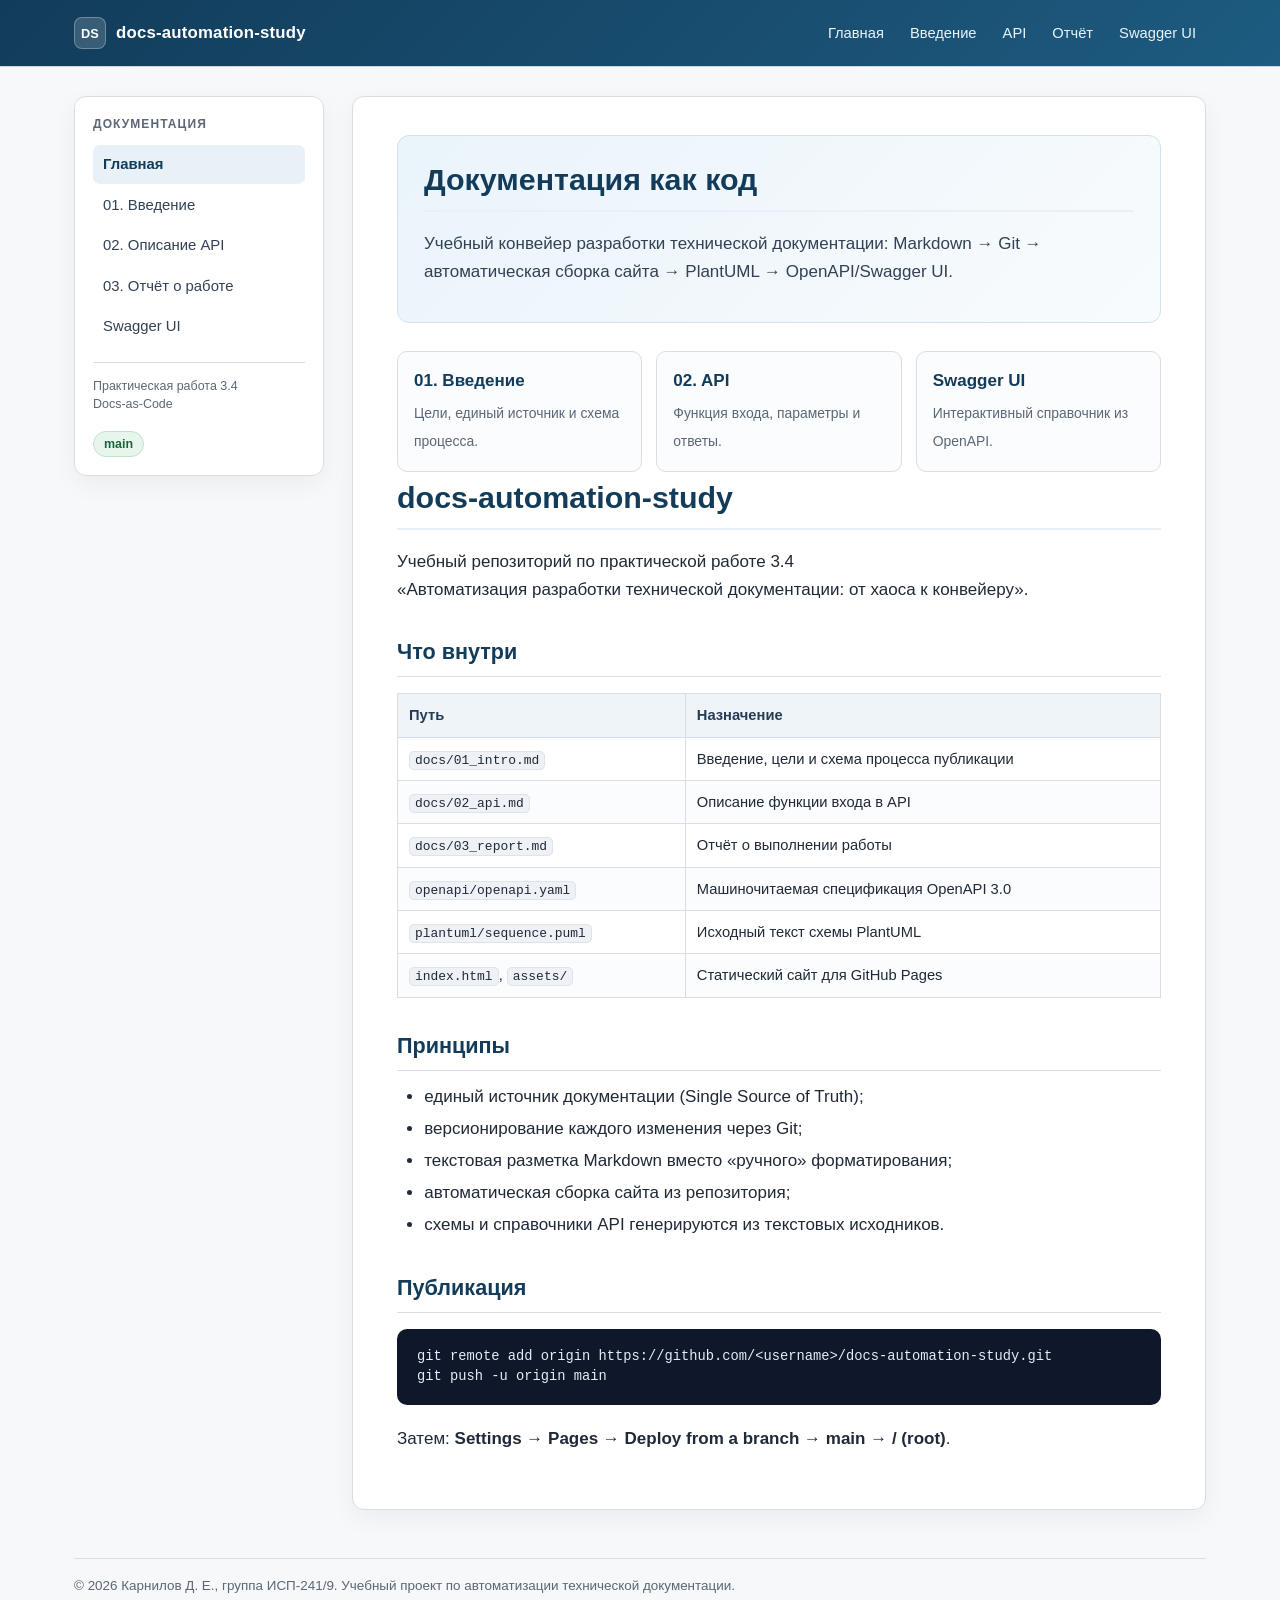
<file: index.html>
<!doctype html>
<html lang="ru">
<head>
<meta charset="utf-8">
<meta name="viewport" content="width=device-width, initial-scale=1">
<title>Главная — docs-automation-study</title>
<meta name="description" content="Учебная документация по практической работе 3.4: Docs-as-Code, GitHub Pages, PlantUML, OpenAPI.">
<link rel="stylesheet" href="assets/style.css">
</head>
<body>
<header class="site-header">
  <div class="wrap">
    <a class="brand" href="index.html"><span class="brand-mark">DS</span> docs-automation-study</a>
    <nav class="top-nav">
      <a href="index.html">Главная</a>
      <a href="docs/01_intro.html">Введение</a>
      <a href="docs/02_api.html">API</a>
      <a href="docs/03_report.html">Отчёт</a>
      <a href="api/index.html">Swagger UI</a>
    </nav>
  </div>
</header>
<div class="layout">
  <aside class="sidebar">
    <h2>Документация</h2>
    <nav>
      <a href="index.html" class="active">Главная</a>
      <a href="docs/01_intro.html" class="">01. Введение</a>
      <a href="docs/02_api.html" class="">02. Описание API</a>
      <a href="docs/03_report.html" class="">03. Отчёт о работе</a>
      <a href="api/index.html">Swagger UI</a>
    </nav>
    <div class="meta">
      Практическая работа 3.4<br>
      Docs-as-Code<br><br>
      <span class="badge">main</span>
    </div>
  </aside>
  <main class="content">
<div class="hero">
<h1>Документация как код</h1>
<p>Учебный конвейер разработки технической документации: Markdown → Git → автоматическая сборка сайта → PlantUML → OpenAPI/Swagger UI.</p>
</div>
<div class="cards">
  <a class="card" href="docs/01_intro.html"><strong>01. Введение</strong><span>Цели, единый источник и схема процесса.</span></a>
  <a class="card" href="docs/02_api.html"><strong>02. API</strong><span>Функция входа, параметры и ответы.</span></a>
  <a class="card" href="api/index.html"><strong>Swagger UI</strong><span>Интерактивный справочник из OpenAPI.</span></a>
</div>
<h1 id="docs-automation-study">docs-automation-study</h1>
<p>Учебный репозиторий по практической работе 3.4<br>
«Автоматизация разработки технической документации: от хаоса к конвейеру».</p>
<h2 id="_1">Что внутри</h2>
<table>
<thead>
<tr>
<th>Путь</th>
<th>Назначение</th>
</tr>
</thead>
<tbody>
<tr>
<td><code>docs/01_intro.md</code></td>
<td>Введение, цели и схема процесса публикации</td>
</tr>
<tr>
<td><code>docs/02_api.md</code></td>
<td>Описание функции входа в API</td>
</tr>
<tr>
<td><code>docs/03_report.md</code></td>
<td>Отчёт о выполнении работы</td>
</tr>
<tr>
<td><code>openapi/openapi.yaml</code></td>
<td>Машиночитаемая спецификация OpenAPI 3.0</td>
</tr>
<tr>
<td><code>plantuml/sequence.puml</code></td>
<td>Исходный текст схемы PlantUML</td>
</tr>
<tr>
<td><code>index.html</code>, <code>assets/</code></td>
<td>Статический сайт для GitHub Pages</td>
</tr>
</tbody>
</table>
<h2 id="_2">Принципы</h2>
<ul>
<li>единый источник документации (Single Source of Truth);</li>
<li>версионирование каждого изменения через Git;</li>
<li>текстовая разметка Markdown вместо «ручного» форматирования;</li>
<li>автоматическая сборка сайта из репозитория;</li>
<li>схемы и справочники API генерируются из текстовых исходников.</li>
</ul>
<h2 id="_3">Публикация</h2>
<pre><code class="language-bash">git remote add origin https://github.com/&lt;username&gt;/docs-automation-study.git
git push -u origin main
</code></pre>
<p>Затем: <strong>Settings → Pages → Deploy from a branch → main → / (root)</strong>.</p>
  </main>
</div>
<footer class="site-footer">
  <div class="line">© 2026 Карнилов Д. Е., группа ИСП-241/9. Учебный проект по автоматизации технической документации.</div>
</footer>
</body>
</html>
</file>
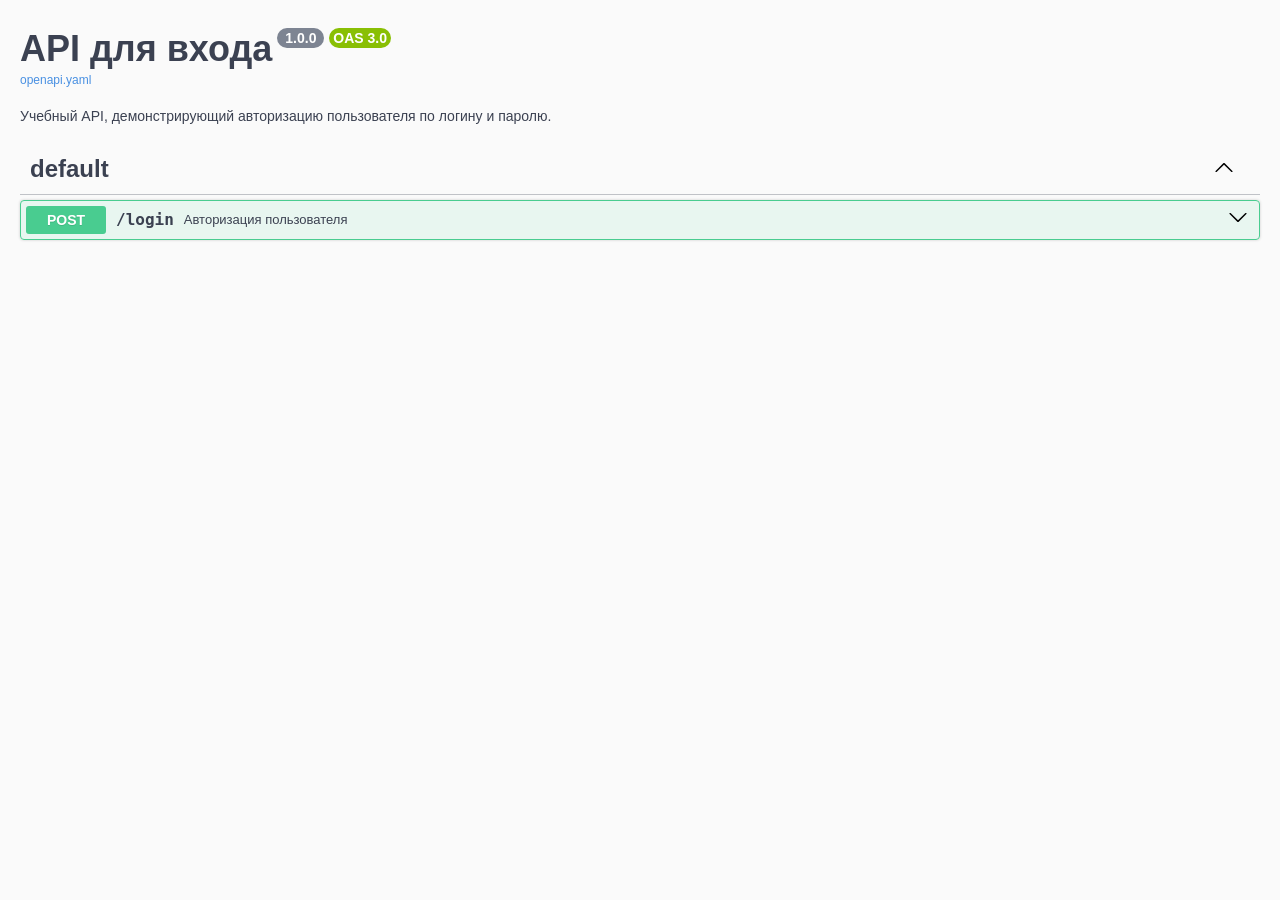
<file: api/index.html>
<!doctype html>
<html lang="ru">
<head>
<meta charset="utf-8">
<meta name="viewport" content="width=device-width, initial-scale=1">
<title>API для входа — Swagger UI</title>
<link rel="stylesheet" href="swagger-ui.css">
<style>
  body { margin: 0; background: #fafafa; }
  .topbar { display: none !important; }
  .swagger-ui .info { margin: 28px 0 20px; }
</style>
</head>
<body>
<div id="swagger-ui"></div>
<script src="swagger-ui-bundle.js"></script>
<script src="swagger-ui-standalone-preset.js"></script>
<script>
  window.onload = function () {
    window.ui = SwaggerUIBundle({
      url: "openapi.yaml",
      dom_id: "#swagger-ui",
      presets: [SwaggerUIBundle.presets.apis, SwaggerUIStandalonePreset],
      layout: "BaseLayout",
      deepLinking: true,
      tryItOutEnabled: true,
      supportedSubmitMethods: ["get", "post", "put", "delete", "patch"],
      displayRequestDuration: true,
      defaultModelsExpandDepth: 1
    });
  };
</script>
</body>
</html>
</file>
<file: assets/style.css>
:root {
  --bg: #f6f8fa;
  --panel: #ffffff;
  --text: #1f2937;
  --muted: #5b6776;
  --line: #d8dee4;
  --brand: #123c5a;
  --brand-2: #1f6f9f;
  --accent: #e8f1f7;
  --code-bg: #0f172a;
  --code-text: #e5edf6;
}
* { box-sizing: border-box; }
html { scroll-behavior: smooth; }
body {
  margin: 0;
  background: var(--bg);
  color: var(--text);
  font-family: -apple-system, BlinkMacSystemFont, "Segoe UI", Roboto, Arial, sans-serif;
  font-size: 17px;
  line-height: 1.65;
}
a { color: #0b5d8a; text-decoration: none; }
a:hover { text-decoration: underline; }
.site-header {
  background: linear-gradient(135deg, var(--brand) 0%, #1d5b80 100%);
  color: #fff;
  box-shadow: 0 1px 0 rgba(0,0,0,.15);
}
.site-header .wrap {
  max-width: 1180px;
  margin: 0 auto;
  padding: 14px 24px;
  display: flex;
  align-items: center;
  justify-content: space-between;
  gap: 24px;
}
.brand {
  color: #fff;
  font-weight: 700;
  font-size: 1.05rem;
  letter-spacing: .2px;
  display: flex;
  align-items: center;
  gap: 10px;
}
.brand:hover { text-decoration: none; }
.brand-mark {
  width: 32px; height: 32px;
  border-radius: 8px;
  background: rgba(255,255,255,.16);
  border: 1px solid rgba(255,255,255,.28);
  display: inline-flex;
  align-items: center;
  justify-content: center;
  font-size: .8rem;
  font-weight: 800;
}
.top-nav { display: flex; gap: 6px; flex-wrap: wrap; }
.top-nav a {
  color: #eaf4fb;
  padding: 7px 10px;
  border-radius: 7px;
  font-size: .92rem;
}
.top-nav a:hover { background: rgba(255,255,255,.12); text-decoration: none; }
.layout {
  max-width: 1180px;
  margin: 0 auto;
  padding: 30px 24px 48px;
  display: grid;
  grid-template-columns: 250px minmax(0, 1fr);
  gap: 28px;
  align-items: start;
}
.sidebar {
  position: sticky;
  top: 20px;
  background: var(--panel);
  border: 1px solid var(--line);
  border-radius: 12px;
  padding: 18px;
  box-shadow: 0 8px 24px rgba(15, 23, 42, .05);
}
.sidebar h2 {
  font-size: .75rem;
  text-transform: uppercase;
  letter-spacing: .09em;
  color: var(--muted);
  margin: 0 0 10px;
  border: 0;
  padding: 0;
}
.sidebar nav { display: flex; flex-direction: column; gap: 2px; }
.sidebar nav a {
  color: #334155;
  padding: 7px 10px;
  border-radius: 7px;
  font-size: .93rem;
}
.sidebar nav a:hover { background: var(--accent); text-decoration: none; }
.sidebar nav a.active { background: var(--accent); color: var(--brand); font-weight: 650; }
.sidebar .meta {
  margin-top: 16px;
  padding-top: 14px;
  border-top: 1px solid var(--line);
  color: var(--muted);
  font-size: .78rem;
  line-height: 1.45;
}
.content {
  background: var(--panel);
  border: 1px solid var(--line);
  border-radius: 12px;
  padding: 38px 44px 44px;
  box-shadow: 0 8px 24px rgba(15, 23, 42, .05);
  min-width: 0;
}
.hero {
  background: linear-gradient(135deg, #eaf4fb 0%, #f8fbfd 100%);
  border: 1px solid #cfe3f0;
  border-radius: 12px;
  padding: 24px 26px;
  margin-bottom: 28px;
}
.hero h1 { margin-top: 0; border: 0; padding: 0; font-size: 2rem; line-height: 1.2; color: var(--brand); }
.hero p { margin-bottom: 0; color: #334155; }
.content h1 {
  font-size: 1.9rem;
  line-height: 1.25;
  margin: 0 0 18px;
  padding-bottom: 12px;
  border-bottom: 2px solid var(--accent);
  color: var(--brand);
}
.content h2 {
  font-size: 1.35rem;
  margin: 30px 0 12px;
  padding-bottom: 7px;
  border-bottom: 1px solid var(--line);
  color: var(--brand);
}
.content h3 { font-size: 1.12rem; margin: 22px 0 8px; }
.content p { margin: 0 0 12px; }
.content ul, .content ol { margin: 0 0 14px; padding-left: 1.6em; }
.content li { margin: 4px 0; }
.content blockquote {
  margin: 16px 0;
  padding: 12px 16px;
  border-left: 4px solid var(--brand-2);
  background: #f1f7fb;
  color: #334155;
}
.content code {
  font-family: "Cascadia Code", Consolas, "Courier New", monospace;
  font-size: .88em;
  background: #eef2f6;
  border: 1px solid #dde4ea;
  border-radius: 5px;
  padding: 1px 5px;
}
.content pre {
  background: var(--code-bg);
  color: var(--code-text);
  padding: 18px 20px;
  border-radius: 10px;
  overflow-x: auto;
  line-height: 1.45;
  font-size: .86rem;
  margin: 16px 0 20px;
}
.content pre code { background: transparent; border: 0; padding: 0; color: inherit; font-size: 1em; }
.content table {
  width: 100%;
  border-collapse: collapse;
  margin: 16px 0 22px;
  font-size: .92rem;
}
.content th, .content td {
  border: 1px solid var(--line);
  padding: 9px 11px;
  text-align: left;
  vertical-align: top;
}
.content th { background: #eef4f8; color: #243b53; }
.content tr:nth-child(even) td { background: #fbfcfd; }
.content img {
  display: block;
  max-width: 100%;
  height: auto;
  margin: 20px auto 8px;
  border: 1px solid var(--line);
  border-radius: 8px;
  background: #fff;
  padding: 8px;
}
.cards { display: grid; grid-template-columns: repeat(3, minmax(0, 1fr)); gap: 14px; margin: 20px 0 6px; }
.card {
  border: 1px solid var(--line);
  border-radius: 10px;
  padding: 15px 16px;
  background: #fbfcfd;
}
.card strong { display: block; color: var(--brand); margin-bottom: 4px; }
.card span { color: var(--muted); font-size: .87rem; }
.site-footer {
  max-width: 1180px;
  margin: 0 auto;
  padding: 0 24px 34px;
  color: var(--muted);
  font-size: .84rem;
}
.site-footer .line { border-top: 1px solid var(--line); padding-top: 16px; }
.badge {
  display: inline-block;
  background: #e8f5ec;
  color: #17663a;
  border: 1px solid #bfe3cc;
  border-radius: 999px;
  padding: 3px 10px;
  font-size: .78rem;
  font-weight: 650;
}
@media (max-width: 860px) {
  .layout { grid-template-columns: 1fr; }
  .sidebar { position: static; }
  .content { padding: 26px 22px 30px; }
  .cards { grid-template-columns: 1fr; }
  .top-nav { display: none; }
}
</file>
<file: api/swagger-ui.css>
.swagger-ui{color:#3b4151;container-name:swagger-ui;container-type:inline-size;/*! normalize.css v7.0.0 | MIT License | github.com/necolas/normalize.css */font-family:sans-serif}.swagger-ui html{line-height:1.15;-ms-text-size-adjust:100%;-webkit-text-size-adjust:100%}.swagger-ui body{margin:0}.swagger-ui article,.swagger-ui aside,.swagger-ui footer,.swagger-ui header,.swagger-ui nav,.swagger-ui section{display:block}.swagger-ui h1{font-size:2em;margin:.67em 0}.swagger-ui figcaption,.swagger-ui figure,.swagger-ui main{display:block}.swagger-ui figure{margin:1em 40px}.swagger-ui hr{box-sizing:content-box;height:0;overflow:visible}.swagger-ui pre{font-family:monospace,monospace;font-size:1em}.swagger-ui a{background-color:transparent;-webkit-text-decoration-skip:objects}.swagger-ui abbr[title]{border-bottom:none;text-decoration:underline;-webkit-text-decoration:underline dotted;text-decoration:underline dotted}.swagger-ui b,.swagger-ui strong{font-weight:inherit;font-weight:bolder}.swagger-ui code,.swagger-ui kbd,.swagger-ui samp{font-family:monospace,monospace;font-size:1em}.swagger-ui dfn{font-style:italic}.swagger-ui mark{background-color:#ff0;color:#000}.swagger-ui small{font-size:80%}.swagger-ui sub,.swagger-ui sup{font-size:75%;line-height:0;position:relative;vertical-align:baseline}.swagger-ui sub{bottom:-.25em}.swagger-ui sup{top:-.5em}.swagger-ui audio,.swagger-ui video{display:inline-block}.swagger-ui audio:not([controls]){display:none;height:0}.swagger-ui img{border-style:none}.swagger-ui svg:not(:root){overflow:hidden}.swagger-ui button,.swagger-ui input,.swagger-ui optgroup,.swagger-ui select,.swagger-ui textarea{font-family:sans-serif;font-size:100%;line-height:1.15;margin:0}.swagger-ui button,.swagger-ui input{overflow:visible}.swagger-ui button,.swagger-ui select{text-transform:none}.swagger-ui [type=reset],.swagger-ui [type=submit],.swagger-ui button,.swagger-ui html [type=button]{-webkit-appearance:button}.swagger-ui [type=button]::-moz-focus-inner,.swagger-ui [type=reset]::-moz-focus-inner,.swagger-ui [type=submit]::-moz-focus-inner,.swagger-ui button::-moz-focus-inner{border-style:none;padding:0}.swagger-ui [type=button]:-moz-focusring,.swagger-ui [type=reset]:-moz-focusring,.swagger-ui [type=submit]:-moz-focusring,.swagger-ui button:-moz-focusring{outline:1px dotted ButtonText}.swagger-ui fieldset{padding:.35em .75em .625em}.swagger-ui legend{box-sizing:border-box;color:inherit;display:table;max-width:100%;padding:0;white-space:normal}.swagger-ui progress{display:inline-block;vertical-align:baseline}.swagger-ui textarea{overflow:auto}.swagger-ui [type=checkbox],.swagger-ui [type=radio]{box-sizing:border-box;padding:0}.swagger-ui [type=number]::-webkit-inner-spin-button,.swagger-ui [type=number]::-webkit-outer-spin-button{height:auto}.swagger-ui [type=search]{-webkit-appearance:textfield;outline-offset:-2px}.swagger-ui [type=search]::-webkit-search-cancel-button,.swagger-ui [type=search]::-webkit-search-decoration{-webkit-appearance:none}.swagger-ui ::-webkit-file-upload-button{-webkit-appearance:button;font:inherit}.swagger-ui details,.swagger-ui menu{display:block}.swagger-ui summary{display:list-item}.swagger-ui canvas{display:inline-block}.swagger-ui [hidden],.swagger-ui template{display:none}.swagger-ui .debug *{outline:1px solid gold}.swagger-ui .debug-white *{outline:1px solid #fff}.swagger-ui .debug-black *{outline:1px solid #000}.swagger-ui .debug-grid{background:transparent url([data-uri]) repeat 0 0}.swagger-ui .debug-grid-16{background:transparent url([data-uri]) repeat 0 0}.swagger-ui .debug-grid-8-solid{background:#fff url([data-uri]) repeat 0 0}.swagger-ui .debug-grid-16-solid{background:#fff url([data-uri]) repeat 0 0}.swagger-ui .border-box,.swagger-ui a,.swagger-ui article,.swagger-ui body,.swagger-ui code,.swagger-ui dd,.swagger-ui div,.swagger-ui dl,.swagger-ui dt,.swagger-ui fieldset,.swagger-ui footer,.swagger-ui form,.swagger-ui h1,.swagger-ui h2,.swagger-ui h3,.swagger-ui h4,.swagger-ui h5,.swagger-ui h6,.swagger-ui header,.swagger-ui html,.swagger-ui input[type=email],.swagger-ui input[type=number],.swagger-ui input[type=password],.swagger-ui input[type=tel],.swagger-ui input[type=text],.swagger-ui input[type=url],.swagger-ui legend,.swagger-ui li,.swagger-ui main,.swagger-ui ol,.swagger-ui p,.swagger-ui pre,.swagger-ui section,.swagger-ui table,.swagger-ui td,.swagger-ui textarea,.swagger-ui th,.swagger-ui tr,.swagger-ui ul{box-sizing:border-box}.swagger-ui .aspect-ratio{height:0;position:relative}.swagger-ui .aspect-ratio--16x9{padding-bottom:56.25%}.swagger-ui .aspect-ratio--9x16{padding-bottom:177.77%}.swagger-ui .aspect-ratio--4x3{padding-bottom:75%}.swagger-ui .aspect-ratio--3x4{padding-bottom:133.33%}.swagger-ui .aspect-ratio--6x4{padding-bottom:66.6%}.swagger-ui .aspect-ratio--4x6{padding-bottom:150%}.swagger-ui .aspect-ratio--8x5{padding-bottom:62.5%}.swagger-ui .aspect-ratio--5x8{padding-bottom:160%}.swagger-ui .aspect-ratio--7x5{padding-bottom:71.42%}.swagger-ui .aspect-ratio--5x7{padding-bottom:140%}.swagger-ui .aspect-ratio--1x1{padding-bottom:100%}.swagger-ui .aspect-ratio--object{bottom:0;height:100%;left:0;position:absolute;right:0;top:0;width:100%;z-index:100}@media screen and (min-width:30em){.swagger-ui .aspect-ratio-ns{height:0;position:relative}.swagger-ui .aspect-ratio--16x9-ns{padding-bottom:56.25%}.swagger-ui .aspect-ratio--9x16-ns{padding-bottom:177.77%}.swagger-ui .aspect-ratio--4x3-ns{padding-bottom:75%}.swagger-ui .aspect-ratio--3x4-ns{padding-bottom:133.33%}.swagger-ui .aspect-ratio--6x4-ns{padding-bottom:66.6%}.swagger-ui .aspect-ratio--4x6-ns{padding-bottom:150%}.swagger-ui .aspect-ratio--8x5-ns{padding-bottom:62.5%}.swagger-ui .aspect-ratio--5x8-ns{padding-bottom:160%}.swagger-ui .aspect-ratio--7x5-ns{padding-bottom:71.42%}.swagger-ui .aspect-ratio--5x7-ns{padding-bottom:140%}.swagger-ui .aspect-ratio--1x1-ns{padding-bottom:100%}.swagger-ui .aspect-ratio--object-ns{bottom:0;height:100%;left:0;position:absolute;right:0;top:0;width:100%;z-index:100}}@media screen and (min-width:30em)and (max-width:60em){.swagger-ui .aspect-ratio-m{height:0;position:relative}.swagger-ui .aspect-ratio--16x9-m{padding-bottom:56.25%}.swagger-ui .aspect-ratio--9x16-m{padding-bottom:177.77%}.swagger-ui .aspect-ratio--4x3-m{padding-bottom:75%}.swagger-ui .aspect-ratio--3x4-m{padding-bottom:133.33%}.swagger-ui .aspect-ratio--6x4-m{padding-bottom:66.6%}.swagger-ui .aspect-ratio--4x6-m{padding-bottom:150%}.swagger-ui .aspect-ratio--8x5-m{padding-bottom:62.5%}.swagger-ui .aspect-ratio--5x8-m{padding-bottom:160%}.swagger-ui .aspect-ratio--7x5-m{padding-bottom:71.42%}.swagger-ui .aspect-ratio--5x7-m{padding-bottom:140%}.swagger-ui .aspect-ratio--1x1-m{padding-bottom:100%}.swagger-ui .aspect-ratio--object-m{bottom:0;height:100%;left:0;position:absolute;right:0;top:0;width:100%;z-index:100}}@media screen and (min-width:60em){.swagger-ui .aspect-ratio-l{height:0;position:relative}.swagger-ui .aspect-ratio--16x9-l{padding-bottom:56.25%}.swagger-ui .aspect-ratio--9x16-l{padding-bottom:177.77%}.swagger-ui .aspect-ratio--4x3-l{padding-bottom:75%}.swagger-ui .aspect-ratio--3x4-l{padding-bottom:133.33%}.swagger-ui .aspect-ratio--6x4-l{padding-bottom:66.6%}.swagger-ui .aspect-ratio--4x6-l{padding-bottom:150%}.swagger-ui .aspect-ratio--8x5-l{padding-bottom:62.5%}.swagger-ui .aspect-ratio--5x8-l{padding-bottom:160%}.swagger-ui .aspect-ratio--7x5-l{padding-bottom:71.42%}.swagger-ui .aspect-ratio--5x7-l{padding-bottom:140%}.swagger-ui .aspect-ratio--1x1-l{padding-bottom:100%}.swagger-ui .aspect-ratio--object-l{bottom:0;height:100%;left:0;position:absolute;right:0;top:0;width:100%;z-index:100}}.swagger-ui img{max-width:100%}.swagger-ui .cover{background-size:cover!important}.swagger-ui .contain{background-size:contain!important}@media screen and (min-width:30em){.swagger-ui .cover-ns{background-size:cover!important}.swagger-ui .contain-ns{background-size:contain!important}}@media screen and (min-width:30em)and (max-width:60em){.swagger-ui .cover-m{background-size:cover!important}.swagger-ui .contain-m{background-size:contain!important}}@media screen and (min-width:60em){.swagger-ui .cover-l{background-size:cover!important}.swagger-ui .contain-l{background-size:contain!important}}.swagger-ui .bg-center{background-position:50%;background-repeat:no-repeat}.swagger-ui .bg-top{background-position:top;background-repeat:no-repeat}.swagger-ui .bg-right{background-position:100%;background-repeat:no-repeat}.swagger-ui .bg-bottom{background-position:bottom;background-repeat:no-repeat}.swagger-ui .bg-left{background-position:0;background-repeat:no-repeat}@media screen and (min-width:30em){.swagger-ui .bg-center-ns{background-position:50%;background-repeat:no-repeat}.swagger-ui .bg-top-ns{background-position:top;background-repeat:no-repeat}.swagger-ui .bg-right-ns{background-position:100%;background-repeat:no-repeat}.swagger-ui .bg-bottom-ns{background-position:bottom;background-repeat:no-repeat}.swagger-ui .bg-left-ns{background-position:0;background-repeat:no-repeat}}@media screen and (min-width:30em)and (max-width:60em){.swagger-ui .bg-center-m{background-position:50%;background-repeat:no-repeat}.swagger-ui .bg-top-m{background-position:top;background-repeat:no-repeat}.swagger-ui .bg-right-m{background-position:100%;background-repeat:no-repeat}.swagger-ui .bg-bottom-m{background-position:bottom;background-repeat:no-repeat}.swagger-ui .bg-left-m{background-position:0;background-repeat:no-repeat}}@media screen and (min-width:60em){.swagger-ui .bg-center-l{background-position:50%;background-repeat:no-repeat}.swagger-ui .bg-top-l{background-position:top;background-repeat:no-repeat}.swagger-ui .bg-right-l{background-position:100%;background-repeat:no-repeat}.swagger-ui .bg-bottom-l{background-position:bottom;background-repeat:no-repeat}.swagger-ui .bg-left-l{background-position:0;background-repeat:no-repeat}}.swagger-ui .outline{outline:1px solid}.swagger-ui .outline-transparent{outline:1px solid transparent}.swagger-ui .outline-0{outline:0}@media screen and (min-width:30em){.swagger-ui .outline-ns{outline:1px solid}.swagger-ui .outline-transparent-ns{outline:1px solid transparent}.swagger-ui .outline-0-ns{outline:0}}@media screen and (min-width:30em)and (max-width:60em){.swagger-ui .outline-m{outline:1px solid}.swagger-ui .outline-transparent-m{outline:1px solid transparent}.swagger-ui .outline-0-m{outline:0}}@media screen and (min-width:60em){.swagger-ui .outline-l{outline:1px solid}.swagger-ui .outline-transparent-l{outline:1px solid transparent}.swagger-ui .outline-0-l{outline:0}}.swagger-ui .ba{border-style:solid;border-width:1px}.swagger-ui .bt{border-top-style:solid;border-top-width:1px}.swagger-ui .br{border-right-style:solid;border-right-width:1px}.swagger-ui .bb{border-bottom-style:solid;border-bottom-width:1px}.swagger-ui .bl{border-left-style:solid;border-left-width:1px}.swagger-ui .bn{border-style:none;border-width:0}@media screen and (min-width:30em){.swagger-ui .ba-ns{border-style:solid;border-width:1px}.swagger-ui .bt-ns{border-top-style:solid;border-top-width:1px}.swagger-ui .br-ns{border-right-style:solid;border-right-width:1px}.swagger-ui .bb-ns{border-bottom-style:solid;border-bottom-width:1px}.swagger-ui .bl-ns{border-left-style:solid;border-left-width:1px}.swagger-ui .bn-ns{border-style:none;border-width:0}}@media screen and (min-width:30em)and (max-width:60em){.swagger-ui .ba-m{border-style:solid;border-width:1px}.swagger-ui .bt-m{border-top-style:solid;border-top-width:1px}.swagger-ui .br-m{border-right-style:solid;border-right-width:1px}.swagger-ui .bb-m{border-bottom-style:solid;border-bottom-width:1px}.swagger-ui .bl-m{border-left-style:solid;border-left-width:1px}.swagger-ui .bn-m{border-style:none;border-width:0}}@media screen and (min-width:60em){.swagger-ui .ba-l{border-style:solid;border-width:1px}.swagger-ui .bt-l{border-top-style:solid;border-top-width:1px}.swagger-ui .br-l{border-right-style:solid;border-right-width:1px}.swagger-ui .bb-l{border-bottom-style:solid;border-bottom-width:1px}.swagger-ui .bl-l{border-left-style:solid;border-left-width:1px}.swagger-ui .bn-l{border-style:none;border-width:0}}.swagger-ui .b--black{border-color:#000}.swagger-ui .b--near-black{border-color:#111}.swagger-ui .b--dark-gray{border-color:#333}.swagger-ui .b--mid-gray{border-color:#555}.swagger-ui .b--gray{border-color:#777}.swagger-ui .b--silver{border-color:#999}.swagger-ui .b--light-silver{border-color:#aaa}.swagger-ui .b--moon-gray{border-color:#ccc}.swagger-ui .b--light-gray{border-color:#eee}.swagger-ui .b--near-white{border-color:#f4f4f4}.swagger-ui .b--white{border-color:#fff}.swagger-ui .b--white-90{border-color:hsla(0,0%,100%,.9)}.swagger-ui .b--white-80{border-color:hsla(0,0%,100%,.8)}.swagger-ui .b--white-70{border-color:hsla(0,0%,100%,.7)}.swagger-ui .b--white-60{border-color:hsla(0,0%,100%,.6)}.swagger-ui .b--white-50{border-color:hsla(0,0%,100%,.5)}.swagger-ui .b--white-40{border-color:hsla(0,0%,100%,.4)}.swagger-ui .b--white-30{border-color:hsla(0,0%,100%,.3)}.swagger-ui .b--white-20{border-color:hsla(0,0%,100%,.2)}.swagger-ui .b--white-10{border-color:hsla(0,0%,100%,.1)}.swagger-ui .b--white-05{border-color:hsla(0,0%,100%,.05)}.swagger-ui .b--white-025{border-color:hsla(0,0%,100%,.025)}.swagger-ui .b--white-0125{border-color:hsla(0,0%,100%,.013)}.swagger-ui .b--black-90{border-color:rgba(0,0,0,.9)}.swagger-ui .b--black-80{border-color:rgba(0,0,0,.8)}.swagger-ui .b--black-70{border-color:rgba(0,0,0,.7)}.swagger-ui .b--black-60{border-color:rgba(0,0,0,.6)}.swagger-ui .b--black-50{border-color:rgba(0,0,0,.5)}.swagger-ui .b--black-40{border-color:rgba(0,0,0,.4)}.swagger-ui .b--black-30{border-color:rgba(0,0,0,.3)}.swagger-ui .b--black-20{border-color:rgba(0,0,0,.2)}.swagger-ui .b--black-10{border-color:rgba(0,0,0,.1)}.swagger-ui .b--black-05{border-color:rgba(0,0,0,.05)}.swagger-ui .b--black-025{border-color:rgba(0,0,0,.025)}.swagger-ui .b--black-0125{border-color:rgba(0,0,0,.013)}.swagger-ui .b--dark-red{border-color:#e7040f}.swagger-ui .b--red{border-color:#ff4136}.swagger-ui .b--light-red{border-color:#ff725c}.swagger-ui .b--orange{border-color:#ff6300}.swagger-ui .b--gold{border-color:#ffb700}.swagger-ui .b--yellow{border-color:gold}.swagger-ui .b--light-yellow{border-color:#fbf1a9}.swagger-ui .b--purple{border-color:#5e2ca5}.swagger-ui .b--light-purple{border-color:#a463f2}.swagger-ui .b--dark-pink{border-color:#d5008f}.swagger-ui .b--hot-pink{border-color:#ff41b4}.swagger-ui .b--pink{border-color:#ff80cc}.swagger-ui .b--light-pink{border-color:#ffa3d7}.swagger-ui .b--dark-green{border-color:#137752}.swagger-ui .b--green{border-color:#19a974}.swagger-ui .b--light-green{border-color:#9eebcf}.swagger-ui .b--navy{border-color:#001b44}.swagger-ui .b--dark-blue{border-color:#00449e}.swagger-ui .b--blue{border-color:#357edd}.swagger-ui .b--light-blue{border-color:#96ccff}.swagger-ui .b--lightest-blue{border-color:#cdecff}.swagger-ui .b--washed-blue{border-color:#f6fffe}.swagger-ui .b--washed-green{border-color:#e8fdf5}.swagger-ui .b--washed-yellow{border-color:#fffceb}.swagger-ui .b--washed-red{border-color:#ffdfdf}.swagger-ui .b--transparent{border-color:transparent}.swagger-ui .b--inherit{border-color:inherit}.swagger-ui .br0{border-radius:0}.swagger-ui .br1{border-radius:.125rem}.swagger-ui .br2{border-radius:.25rem}.swagger-ui .br3{border-radius:.5rem}.swagger-ui .br4{border-radius:1rem}.swagger-ui .br-100{border-radius:100%}.swagger-ui .br-pill{border-radius:9999px}.swagger-ui .br--bottom{border-top-left-radius:0;border-top-right-radius:0}.swagger-ui .br--top{border-bottom-left-radius:0;border-bottom-right-radius:0}.swagger-ui .br--right{border-bottom-left-radius:0;border-top-left-radius:0}.swagger-ui .br--left{border-bottom-right-radius:0;border-top-right-radius:0}@media screen and (min-width:30em){.swagger-ui .br0-ns{border-radius:0}.swagger-ui .br1-ns{border-radius:.125rem}.swagger-ui .br2-ns{border-radius:.25rem}.swagger-ui .br3-ns{border-radius:.5rem}.swagger-ui .br4-ns{border-radius:1rem}.swagger-ui .br-100-ns{border-radius:100%}.swagger-ui .br-pill-ns{border-radius:9999px}.swagger-ui .br--bottom-ns{border-top-left-radius:0;border-top-right-radius:0}.swagger-ui .br--top-ns{border-bottom-left-radius:0;border-bottom-right-radius:0}.swagger-ui .br--right-ns{border-bottom-left-radius:0;border-top-left-radius:0}.swagger-ui .br--left-ns{border-bottom-right-radius:0;border-top-right-radius:0}}@media screen and (min-width:30em)and (max-width:60em){.swagger-ui .br0-m{border-radius:0}.swagger-ui .br1-m{border-radius:.125rem}.swagger-ui .br2-m{border-radius:.25rem}.swagger-ui .br3-m{border-radius:.5rem}.swagger-ui .br4-m{border-radius:1rem}.swagger-ui .br-100-m{border-radius:100%}.swagger-ui .br-pill-m{border-radius:9999px}.swagger-ui .br--bottom-m{border-top-left-radius:0;border-top-right-radius:0}.swagger-ui .br--top-m{border-bottom-left-radius:0;border-bottom-right-radius:0}.swagger-ui .br--right-m{border-bottom-left-radius:0;border-top-left-radius:0}.swagger-ui .br--left-m{border-bottom-right-radius:0;border-top-right-radius:0}}@media screen and (min-width:60em){.swagger-ui .br0-l{border-radius:0}.swagger-ui .br1-l{border-radius:.125rem}.swagger-ui .br2-l{border-radius:.25rem}.swagger-ui .br3-l{border-radius:.5rem}.swagger-ui .br4-l{border-radius:1rem}.swagger-ui .br-100-l{border-radius:100%}.swagger-ui .br-pill-l{border-radius:9999px}.swagger-ui .br--bottom-l{border-top-left-radius:0;border-top-right-radius:0}.swagger-ui .br--top-l{border-bottom-left-radius:0;border-bottom-right-radius:0}.swagger-ui .br--right-l{border-bottom-left-radius:0;border-top-left-radius:0}.swagger-ui .br--left-l{border-bottom-right-radius:0;border-top-right-radius:0}}.swagger-ui .b--dotted{border-style:dotted}.swagger-ui .b--dashed{border-style:dashed}.swagger-ui .b--solid{border-style:solid}.swagger-ui .b--none{border-style:none}@media screen and (min-width:30em){.swagger-ui .b--dotted-ns{border-style:dotted}.swagger-ui .b--dashed-ns{border-style:dashed}.swagger-ui .b--solid-ns{border-style:solid}.swagger-ui .b--none-ns{border-style:none}}@media screen and (min-width:30em)and (max-width:60em){.swagger-ui .b--dotted-m{border-style:dotted}.swagger-ui .b--dashed-m{border-style:dashed}.swagger-ui .b--solid-m{border-style:solid}.swagger-ui .b--none-m{border-style:none}}@media screen and (min-width:60em){.swagger-ui .b--dotted-l{border-style:dotted}.swagger-ui .b--dashed-l{border-style:dashed}.swagger-ui .b--solid-l{border-style:solid}.swagger-ui .b--none-l{border-style:none}}.swagger-ui .bw0{border-width:0}.swagger-ui .bw1{border-width:.125rem}.swagger-ui .bw2{border-width:.25rem}.swagger-ui .bw3{border-width:.5rem}.swagger-ui .bw4{border-width:1rem}.swagger-ui .bw5{border-width:2rem}.swagger-ui .bt-0{border-top-width:0}.swagger-ui .br-0{border-right-width:0}.swagger-ui .bb-0{border-bottom-width:0}.swagger-ui .bl-0{border-left-width:0}@media screen and (min-width:30em){.swagger-ui .bw0-ns{border-width:0}.swagger-ui .bw1-ns{border-width:.125rem}.swagger-ui .bw2-ns{border-width:.25rem}.swagger-ui .bw3-ns{border-width:.5rem}.swagger-ui .bw4-ns{border-width:1rem}.swagger-ui .bw5-ns{border-width:2rem}.swagger-ui .bt-0-ns{border-top-width:0}.swagger-ui .br-0-ns{border-right-width:0}.swagger-ui .bb-0-ns{border-bottom-width:0}.swagger-ui .bl-0-ns{border-left-width:0}}@media screen and (min-width:30em)and (max-width:60em){.swagger-ui .bw0-m{border-width:0}.swagger-ui .bw1-m{border-width:.125rem}.swagger-ui .bw2-m{border-width:.25rem}.swagger-ui .bw3-m{border-width:.5rem}.swagger-ui .bw4-m{border-width:1rem}.swagger-ui .bw5-m{border-width:2rem}.swagger-ui .bt-0-m{border-top-width:0}.swagger-ui .br-0-m{border-right-width:0}.swagger-ui .bb-0-m{border-bottom-width:0}.swagger-ui .bl-0-m{border-left-width:0}}@media screen and (min-width:60em){.swagger-ui .bw0-l{border-width:0}.swagger-ui .bw1-l{border-width:.125rem}.swagger-ui .bw2-l{border-width:.25rem}.swagger-ui .bw3-l{border-width:.5rem}.swagger-ui .bw4-l{border-width:1rem}.swagger-ui .bw5-l{border-width:2rem}.swagger-ui .bt-0-l{border-top-width:0}.swagger-ui .br-0-l{border-right-width:0}.swagger-ui .bb-0-l{border-bottom-width:0}.swagger-ui .bl-0-l{border-left-width:0}}.swagger-ui .shadow-1{box-shadow:0 0 4px 2px rgba(0,0,0,.2)}.swagger-ui .shadow-2{box-shadow:0 0 8px 2px rgba(0,0,0,.2)}.swagger-ui .shadow-3{box-shadow:2px 2px 4px 2px rgba(0,0,0,.2)}.swagger-ui .shadow-4{box-shadow:2px 2px 8px 0 rgba(0,0,0,.2)}.swagger-ui .shadow-5{box-shadow:4px 4px 8px 0 rgba(0,0,0,.2)}@media screen and (min-width:30em){.swagger-ui .shadow-1-ns{box-shadow:0 0 4px 2px rgba(0,0,0,.2)}.swagger-ui .shadow-2-ns{box-shadow:0 0 8px 2px rgba(0,0,0,.2)}.swagger-ui .shadow-3-ns{box-shadow:2px 2px 4px 2px rgba(0,0,0,.2)}.swagger-ui .shadow-4-ns{box-shadow:2px 2px 8px 0 rgba(0,0,0,.2)}.swagger-ui .shadow-5-ns{box-shadow:4px 4px 8px 0 rgba(0,0,0,.2)}}@media screen and (min-width:30em)and (max-width:60em){.swagger-ui .shadow-1-m{box-shadow:0 0 4px 2px rgba(0,0,0,.2)}.swagger-ui .shadow-2-m{box-shadow:0 0 8px 2px rgba(0,0,0,.2)}.swagger-ui .shadow-3-m{box-shadow:2px 2px 4px 2px rgba(0,0,0,.2)}.swagger-ui .shadow-4-m{box-shadow:2px 2px 8px 0 rgba(0,0,0,.2)}.swagger-ui .shadow-5-m{box-shadow:4px 4px 8px 0 rgba(0,0,0,.2)}}@media screen and (min-width:60em){.swagger-ui .shadow-1-l{box-shadow:0 0 4px 2px rgba(0,0,0,.2)}.swagger-ui .shadow-2-l{box-shadow:0 0 8px 2px rgba(0,0,0,.2)}.swagger-ui .shadow-3-l{box-shadow:2px 2px 4px 2px rgba(0,0,0,.2)}.swagger-ui .shadow-4-l{box-shadow:2px 2px 8px 0 rgba(0,0,0,.2)}.swagger-ui .shadow-5-l{box-shadow:4px 4px 8px 0 rgba(0,0,0,.2)}}.swagger-ui .pre{overflow-x:auto;overflow-y:hidden;overflow:scroll}.swagger-ui .top-0{top:0}.swagger-ui .right-0{right:0}.swagger-ui .bottom-0{bottom:0}.swagger-ui .left-0{left:0}.swagger-ui .top-1{top:1rem}.swagger-ui .right-1{right:1rem}.swagger-ui .bottom-1{bottom:1rem}.swagger-ui .left-1{left:1rem}.swagger-ui .top-2{top:2rem}.swagger-ui .right-2{right:2rem}.swagger-ui .bottom-2{bottom:2rem}.swagger-ui .left-2{left:2rem}.swagger-ui .top--1{top:-1rem}.swagger-ui .right--1{right:-1rem}.swagger-ui .bottom--1{bottom:-1rem}.swagger-ui .left--1{left:-1rem}.swagger-ui .top--2{top:-2rem}.swagger-ui .right--2{right:-2rem}.swagger-ui .bottom--2{bottom:-2rem}.swagger-ui .left--2{left:-2rem}.swagger-ui .absolute--fill{bottom:0;left:0;right:0;top:0}@media screen and (min-width:30em){.swagger-ui .top-0-ns{top:0}.swagger-ui .left-0-ns{left:0}.swagger-ui .right-0-ns{right:0}.swagger-ui .bottom-0-ns{bottom:0}.swagger-ui .top-1-ns{top:1rem}.swagger-ui .left-1-ns{left:1rem}.swagger-ui .right-1-ns{right:1rem}.swagger-ui .bottom-1-ns{bottom:1rem}.swagger-ui .top-2-ns{top:2rem}.swagger-ui .left-2-ns{left:2rem}.swagger-ui .right-2-ns{right:2rem}.swagger-ui .bottom-2-ns{bottom:2rem}.swagger-ui .top--1-ns{top:-1rem}.swagger-ui .right--1-ns{right:-1rem}.swagger-ui .bottom--1-ns{bottom:-1rem}.swagger-ui .left--1-ns{left:-1rem}.swagger-ui .top--2-ns{top:-2rem}.swagger-ui .right--2-ns{right:-2rem}.swagger-ui .bottom--2-ns{bottom:-2rem}.swagger-ui .left--2-ns{left:-2rem}.swagger-ui .absolute--fill-ns{bottom:0;left:0;right:0;top:0}}@media screen and (min-width:30em)and (max-width:60em){.swagger-ui .top-0-m{top:0}.swagger-ui .left-0-m{left:0}.swagger-ui .right-0-m{right:0}.swagger-ui .bottom-0-m{bottom:0}.swagger-ui .top-1-m{top:1rem}.swagger-ui .left-1-m{left:1rem}.swagger-ui .right-1-m{right:1rem}.swagger-ui .bottom-1-m{bottom:1rem}.swagger-ui .top-2-m{top:2rem}.swagger-ui .left-2-m{left:2rem}.swagger-ui .right-2-m{right:2rem}.swagger-ui .bottom-2-m{bottom:2rem}.swagger-ui .top--1-m{top:-1rem}.swagger-ui .right--1-m{right:-1rem}.swagger-ui .bottom--1-m{bottom:-1rem}.swagger-ui .left--1-m{left:-1rem}.swagger-ui .top--2-m{top:-2rem}.swagger-ui .right--2-m{right:-2rem}.swagger-ui .bottom--2-m{bottom:-2rem}.swagger-ui .left--2-m{left:-2rem}.swagger-ui .absolute--fill-m{bottom:0;left:0;right:0;top:0}}@media screen and (min-width:60em){.swagger-ui .top-0-l{top:0}.swagger-ui .left-0-l{left:0}.swagger-ui .right-0-l{right:0}.swagger-ui .bottom-0-l{bottom:0}.swagger-ui .top-1-l{top:1rem}.swagger-ui .left-1-l{left:1rem}.swagger-ui .right-1-l{right:1rem}.swagger-ui .bottom-1-l{bottom:1rem}.swagger-ui .top-2-l{top:2rem}.swagger-ui .left-2-l{left:2rem}.swagger-ui .right-2-l{right:2rem}.swagger-ui .bottom-2-l{bottom:2rem}.swagger-ui .top--1-l{top:-1rem}.swagger-ui .right--1-l{right:-1rem}.swagger-ui .bottom--1-l{bottom:-1rem}.swagger-ui .left--1-l{left:-1rem}.swagger-ui .top--2-l{top:-2rem}.swagger-ui .right--2-l{right:-2rem}.swagger-ui .bottom--2-l{bottom:-2rem}.swagger-ui .left--2-l{left:-2rem}.swagger-ui .absolute--fill-l{bottom:0;left:0;right:0;top:0}}.swagger-ui .cf:after,.swagger-ui .cf:before{content:" ";display:table}.swagger-ui .cf:after{clear:both}.swagger-ui .cf{zoom:1}.swagger-ui .cl{clear:left}.swagger-ui .cr{clear:right}.swagger-ui .cb{clear:both}.swagger-ui .cn{clear:none}@media screen and (min-width:30em){.swagger-ui .cl-ns{clear:left}.swagger-ui .cr-ns{clear:right}.swagger-ui .cb-ns{clear:both}.swagger-ui .cn-ns{clear:none}}@media screen and (min-width:30em)and (max-width:60em){.swagger-ui .cl-m{clear:left}.swagger-ui .cr-m{clear:right}.swagger-ui .cb-m{clear:both}.swagger-ui .cn-m{clear:none}}@media screen and (min-width:60em){.swagger-ui .cl-l{clear:left}.swagger-ui .cr-l{clear:right}.swagger-ui .cb-l{clear:both}.swagger-ui .cn-l{clear:none}}.swagger-ui .flex{display:flex}.swagger-ui .inline-flex{display:inline-flex}.swagger-ui .flex-auto{flex:1 1 auto;min-height:0;min-width:0}.swagger-ui .flex-none{flex:none}.swagger-ui .flex-column{flex-direction:column}.swagger-ui .flex-row{flex-direction:row}.swagger-ui .flex-wrap{flex-wrap:wrap}.swagger-ui .flex-nowrap{flex-wrap:nowrap}.swagger-ui .flex-wrap-reverse{flex-wrap:wrap-reverse}.swagger-ui .flex-column-reverse{flex-direction:column-reverse}.swagger-ui .flex-row-reverse{flex-direction:row-reverse}.swagger-ui .items-start{align-items:flex-start}.swagger-ui .items-end{align-items:flex-end}.swagger-ui .items-center{align-items:center}.swagger-ui .items-baseline{align-items:baseline}.swagger-ui .items-stretch{align-items:stretch}.swagger-ui .self-start{align-self:flex-start}.swagger-ui .self-end{align-self:flex-end}.swagger-ui .self-center{align-self:center}.swagger-ui .self-baseline{align-self:baseline}.swagger-ui .self-stretch{align-self:stretch}.swagger-ui .justify-start{justify-content:flex-start}.swagger-ui .justify-end{justify-content:flex-end}.swagger-ui .justify-center{justify-content:center}.swagger-ui .justify-between{justify-content:space-between}.swagger-ui .justify-around{justify-content:space-around}.swagger-ui .content-start{align-content:flex-start}.swagger-ui .content-end{align-content:flex-end}.swagger-ui .content-center{align-content:center}.swagger-ui .content-between{align-content:space-between}.swagger-ui .content-around{align-content:space-around}.swagger-ui .content-stretch{align-content:stretch}.swagger-ui .order-0{order:0}.swagger-ui .order-1{order:1}.swagger-ui .order-2{order:2}.swagger-ui .order-3{order:3}.swagger-ui .order-4{order:4}.swagger-ui .order-5{order:5}.swagger-ui .order-6{order:6}.swagger-ui .order-7{order:7}.swagger-ui .order-8{order:8}.swagger-ui .order-last{order:99999}.swagger-ui .flex-grow-0{flex-grow:0}.swagger-ui .flex-grow-1{flex-grow:1}.swagger-ui .flex-shrink-0{flex-shrink:0}.swagger-ui .flex-shrink-1{flex-shrink:1}@media screen and (min-width:30em){.swagger-ui .flex-ns{display:flex}.swagger-ui .inline-flex-ns{display:inline-flex}.swagger-ui .flex-auto-ns{flex:1 1 auto;min-height:0;min-width:0}.swagger-ui .flex-none-ns{flex:none}.swagger-ui .flex-column-ns{flex-direction:column}.swagger-ui .flex-row-ns{flex-direction:row}.swagger-ui .flex-wrap-ns{flex-wrap:wrap}.swagger-ui .flex-nowrap-ns{flex-wrap:nowrap}.swagger-ui .flex-wrap-reverse-ns{flex-wrap:wrap-reverse}.swagger-ui .flex-column-reverse-ns{flex-direction:column-reverse}.swagger-ui .flex-row-reverse-ns{flex-direction:row-reverse}.swagger-ui .items-start-ns{align-items:flex-start}.swagger-ui .items-end-ns{align-items:flex-end}.swagger-ui .items-center-ns{align-items:center}.swagger-ui .items-baseline-ns{align-items:baseline}.swagger-ui .items-stretch-ns{align-items:stretch}.swagger-ui .self-start-ns{align-self:flex-start}.swagger-ui .self-end-ns{align-self:flex-end}.swagger-ui .self-center-ns{align-self:center}.swagger-ui .self-baseline-ns{align-self:baseline}.swagger-ui .self-stretch-ns{align-self:stretch}.swagger-ui .justify-start-ns{justify-content:flex-start}.swagger-ui .justify-end-ns{justify-content:flex-end}.swagger-ui .justify-center-ns{justify-content:center}.swagger-ui .justify-between-ns{justify-content:space-between}.swagger-ui .justify-around-ns{justify-content:space-around}.swagger-ui .content-start-ns{align-content:flex-start}.swagger-ui .content-end-ns{align-content:flex-end}.swagger-ui .content-center-ns{align-content:center}.swagger-ui .content-between-ns{align-content:space-between}.swagger-ui .content-around-ns{align-content:space-around}.swagger-ui .content-stretch-ns{align-content:stretch}.swagger-ui .order-0-ns{order:0}.swagger-ui .order-1-ns{order:1}.swagger-ui .order-2-ns{order:2}.swagger-ui .order-3-ns{order:3}.swagger-ui .order-4-ns{order:4}.swagger-ui .order-5-ns{order:5}.swagger-ui .order-6-ns{order:6}.swagger-ui .order-7-ns{order:7}.swagger-ui .order-8-ns{order:8}.swagger-ui .order-last-ns{order:99999}.swagger-ui .flex-grow-0-ns{flex-grow:0}.swagger-ui .flex-grow-1-ns{flex-grow:1}.swagger-ui .flex-shrink-0-ns{flex-shrink:0}.swagger-ui .flex-shrink-1-ns{flex-shrink:1}}@media screen and (min-width:30em)and (max-width:60em){.swagger-ui .flex-m{display:flex}.swagger-ui .inline-flex-m{display:inline-flex}.swagger-ui .flex-auto-m{flex:1 1 auto;min-height:0;min-width:0}.swagger-ui .flex-none-m{flex:none}.swagger-ui .flex-column-m{flex-direction:column}.swagger-ui .flex-row-m{flex-direction:row}.swagger-ui .flex-wrap-m{flex-wrap:wrap}.swagger-ui .flex-nowrap-m{flex-wrap:nowrap}.swagger-ui .flex-wrap-reverse-m{flex-wrap:wrap-reverse}.swagger-ui .flex-column-reverse-m{flex-direction:column-reverse}.swagger-ui .flex-row-reverse-m{flex-direction:row-reverse}.swagger-ui .items-start-m{align-items:flex-start}.swagger-ui .items-end-m{align-items:flex-end}.swagger-ui .items-center-m{align-items:center}.swagger-ui .items-baseline-m{align-items:baseline}.swagger-ui .items-stretch-m{align-items:stretch}.swagger-ui .self-start-m{align-self:flex-start}.swagger-ui .self-end-m{align-self:flex-end}.swagger-ui .self-center-m{align-self:center}.swagger-ui .self-baseline-m{align-self:baseline}.swagger-ui .self-stretch-m{align-self:stretch}.swagger-ui .justify-start-m{justify-content:flex-start}.swagger-ui .justify-end-m{justify-content:flex-end}.swagger-ui .justify-center-m{justify-content:center}.swagger-ui .justify-between-m{justify-content:space-between}.swagger-ui .justify-around-m{justify-content:space-around}.swagger-ui .content-start-m{align-content:flex-start}.swagger-ui .content-end-m{align-content:flex-end}.swagger-ui .content-center-m{align-content:center}.swagger-ui .content-between-m{align-content:space-between}.swagger-ui .content-around-m{align-content:space-around}.swagger-ui .content-stretch-m{align-content:stretch}.swagger-ui .order-0-m{order:0}.swagger-ui .order-1-m{order:1}.swagger-ui .order-2-m{order:2}.swagger-ui .order-3-m{order:3}.swagger-ui .order-4-m{order:4}.swagger-ui .order-5-m{order:5}.swagger-ui .order-6-m{order:6}.swagger-ui .order-7-m{order:7}.swagger-ui .order-8-m{order:8}.swagger-ui .order-last-m{order:99999}.swagger-ui .flex-grow-0-m{flex-grow:0}.swagger-ui .flex-grow-1-m{flex-grow:1}.swagger-ui .flex-shrink-0-m{flex-shrink:0}.swagger-ui .flex-shrink-1-m{flex-shrink:1}}@media screen and (min-width:60em){.swagger-ui .flex-l{display:flex}.swagger-ui .inline-flex-l{display:inline-flex}.swagger-ui .flex-auto-l{flex:1 1 auto;min-height:0;min-width:0}.swagger-ui .flex-none-l{flex:none}.swagger-ui .flex-column-l{flex-direction:column}.swagger-ui .flex-row-l{flex-direction:row}.swagger-ui .flex-wrap-l{flex-wrap:wrap}.swagger-ui .flex-nowrap-l{flex-wrap:nowrap}.swagger-ui .flex-wrap-reverse-l{flex-wrap:wrap-reverse}.swagger-ui .flex-column-reverse-l{flex-direction:column-reverse}.swagger-ui .flex-row-reverse-l{flex-direction:row-reverse}.swagger-ui .items-start-l{align-items:flex-start}.swagger-ui .items-end-l{align-items:flex-end}.swagger-ui .items-center-l{align-items:center}.swagger-ui .items-baseline-l{align-items:baseline}.swagger-ui .items-stretch-l{align-items:stretch}.swagger-ui .self-start-l{align-self:flex-start}.swagger-ui .self-end-l{align-self:flex-end}.swagger-ui .self-center-l{align-self:center}.swagger-ui .self-baseline-l{align-self:baseline}.swagger-ui .self-stretch-l{align-self:stretch}.swagger-ui .justify-start-l{justify-content:flex-start}.swagger-ui .justify-end-l{justify-content:flex-end}.swagger-ui .justify-center-l{justify-content:center}.swagger-ui .justify-between-l{justify-content:space-between}.swagger-ui .justify-around-l{justify-content:space-around}.swagger-ui .content-start-l{align-content:flex-start}.swagger-ui .content-end-l{align-content:flex-end}.swagger-ui .content-center-l{align-content:center}.swagger-ui .content-between-l{align-content:space-between}.swagger-ui .content-around-l{align-content:space-around}.swagger-ui .content-stretch-l{align-content:stretch}.swagger-ui .order-0-l{order:0}.swagger-ui .order-1-l{order:1}.swagger-ui .order-2-l{order:2}.swagger-ui .order-3-l{order:3}.swagger-ui .order-4-l{order:4}.swagger-ui .order-5-l{order:5}.swagger-ui .order-6-l{order:6}.swagger-ui .order-7-l{order:7}.swagger-ui .order-8-l{order:8}.swagger-ui .order-last-l{order:99999}.swagger-ui .flex-grow-0-l{flex-grow:0}.swagger-ui .flex-grow-1-l{flex-grow:1}.swagger-ui .flex-shrink-0-l{flex-shrink:0}.swagger-ui .flex-shrink-1-l{flex-shrink:1}}.swagger-ui .dn{display:none}.swagger-ui .di{display:inline}.swagger-ui .db{display:block}.swagger-ui .dib{display:inline-block}.swagger-ui .dit{display:inline-table}.swagger-ui .dt{display:table}.swagger-ui .dtc{display:table-cell}.swagger-ui .dt-row{display:table-row}.swagger-ui .dt-row-group{display:table-row-group}.swagger-ui .dt-column{display:table-column}.swagger-ui .dt-column-group{display:table-column-group}.swagger-ui .dt--fixed{table-layout:fixed;width:100%}@media screen and (min-width:30em){.swagger-ui .dn-ns{display:none}.swagger-ui .di-ns{display:inline}.swagger-ui .db-ns{display:block}.swagger-ui .dib-ns{display:inline-block}.swagger-ui .dit-ns{display:inline-table}.swagger-ui .dt-ns{display:table}.swagger-ui .dtc-ns{display:table-cell}.swagger-ui .dt-row-ns{display:table-row}.swagger-ui .dt-row-group-ns{display:table-row-group}.swagger-ui .dt-column-ns{display:table-column}.swagger-ui .dt-column-group-ns{display:table-column-group}.swagger-ui .dt--fixed-ns{table-layout:fixed;width:100%}}@media screen and (min-width:30em)and (max-width:60em){.swagger-ui .dn-m{display:none}.swagger-ui .di-m{display:inline}.swagger-ui .db-m{display:block}.swagger-ui .dib-m{display:inline-block}.swagger-ui .dit-m{display:inline-table}.swagger-ui .dt-m{display:table}.swagger-ui .dtc-m{display:table-cell}.swagger-ui .dt-row-m{display:table-row}.swagger-ui .dt-row-group-m{display:table-row-group}.swagger-ui .dt-column-m{display:table-column}.swagger-ui .dt-column-group-m{display:table-column-group}.swagger-ui .dt--fixed-m{table-layout:fixed;width:100%}}@media screen and (min-width:60em){.swagger-ui .dn-l{display:none}.swagger-ui .di-l{display:inline}.swagger-ui .db-l{display:block}.swagger-ui .dib-l{display:inline-block}.swagger-ui .dit-l{display:inline-table}.swagger-ui .dt-l{display:table}.swagger-ui .dtc-l{display:table-cell}.swagger-ui .dt-row-l{display:table-row}.swagger-ui .dt-row-group-l{display:table-row-group}.swagger-ui .dt-column-l{display:table-column}.swagger-ui .dt-column-group-l{display:table-column-group}.swagger-ui .dt--fixed-l{table-layout:fixed;width:100%}}.swagger-ui .fl{_display:inline;float:left}.swagger-ui .fr{_display:inline;float:right}.swagger-ui .fn{float:none}@media screen and (min-width:30em){.swagger-ui .fl-ns{_display:inline;float:left}.swagger-ui .fr-ns{_display:inline;float:right}.swagger-ui .fn-ns{float:none}}@media screen and (min-width:30em)and (max-width:60em){.swagger-ui .fl-m{_display:inline;float:left}.swagger-ui .fr-m{_display:inline;float:right}.swagger-ui .fn-m{float:none}}@media screen and (min-width:60em){.swagger-ui .fl-l{_display:inline;float:left}.swagger-ui .fr-l{_display:inline;float:right}.swagger-ui .fn-l{float:none}}.swagger-ui .sans-serif{font-family:-apple-system,BlinkMacSystemFont,avenir next,avenir,helvetica,helvetica neue,ubuntu,roboto,noto,segoe ui,arial,sans-serif}.swagger-ui .serif{font-family:georgia,serif}.swagger-ui .system-sans-serif{font-family:sans-serif}.swagger-ui .system-serif{font-family:serif}.swagger-ui .code,.swagger-ui code{font-family:Consolas,monaco,monospace}.swagger-ui .courier{font-family:Courier Next,courier,monospace}.swagger-ui .helvetica{font-family:helvetica neue,helvetica,sans-serif}.swagger-ui .avenir{font-family:avenir next,avenir,sans-serif}.swagger-ui .athelas{font-family:athelas,georgia,serif}.swagger-ui .georgia{font-family:georgia,serif}.swagger-ui .times{font-family:times,serif}.swagger-ui .bodoni{font-family:Bodoni MT,serif}.swagger-ui .calisto{font-family:Calisto MT,serif}.swagger-ui .garamond{font-family:garamond,serif}.swagger-ui .baskerville{font-family:baskerville,serif}.swagger-ui .i{font-style:italic}.swagger-ui .fs-normal{font-style:normal}@media screen and (min-width:30em){.swagger-ui .i-ns{font-style:italic}.swagger-ui .fs-normal-ns{font-style:normal}}@media screen and (min-width:30em)and (max-width:60em){.swagger-ui .i-m{font-style:italic}.swagger-ui .fs-normal-m{font-style:normal}}@media screen and (min-width:60em){.swagger-ui .i-l{font-style:italic}.swagger-ui .fs-normal-l{font-style:normal}}.swagger-ui .normal{font-weight:400}.swagger-ui .b{font-weight:700}.swagger-ui .fw1{font-weight:100}.swagger-ui .fw2{font-weight:200}.swagger-ui .fw3{font-weight:300}.swagger-ui .fw4{font-weight:400}.swagger-ui .fw5{font-weight:500}.swagger-ui .fw6{font-weight:600}.swagger-ui .fw7{font-weight:700}.swagger-ui .fw8{font-weight:800}.swagger-ui .fw9{font-weight:900}@media screen and (min-width:30em){.swagger-ui .normal-ns{font-weight:400}.swagger-ui .b-ns{font-weight:700}.swagger-ui .fw1-ns{font-weight:100}.swagger-ui .fw2-ns{font-weight:200}.swagger-ui .fw3-ns{font-weight:300}.swagger-ui .fw4-ns{font-weight:400}.swagger-ui .fw5-ns{font-weight:500}.swagger-ui .fw6-ns{font-weight:600}.swagger-ui .fw7-ns{font-weight:700}.swagger-ui .fw8-ns{font-weight:800}.swagger-ui .fw9-ns{font-weight:900}}@media screen and (min-width:30em)and (max-width:60em){.swagger-ui .normal-m{font-weight:400}.swagger-ui .b-m{font-weight:700}.swagger-ui .fw1-m{font-weight:100}.swagger-ui .fw2-m{font-weight:200}.swagger-ui .fw3-m{font-weight:300}.swagger-ui .fw4-m{font-weight:400}.swagger-ui .fw5-m{font-weight:500}.swagger-ui .fw6-m{font-weight:600}.swagger-ui .fw7-m{font-weight:700}.swagger-ui .fw8-m{font-weight:800}.swagger-ui .fw9-m{font-weight:900}}@media screen and (min-width:60em){.swagger-ui .normal-l{font-weight:400}.swagger-ui .b-l{font-weight:700}.swagger-ui .fw1-l{font-weight:100}.swagger-ui .fw2-l{font-weight:200}.swagger-ui .fw3-l{font-weight:300}.swagger-ui .fw4-l{font-weight:400}.swagger-ui .fw5-l{font-weight:500}.swagger-ui .fw6-l{font-weight:600}.swagger-ui .fw7-l{font-weight:700}.swagger-ui .fw8-l{font-weight:800}.swagger-ui .fw9-l{font-weight:900}}.swagger-ui .input-reset{-webkit-appearance:none;-moz-appearance:none}.swagger-ui .button-reset::-moz-focus-inner,.swagger-ui .input-reset::-moz-focus-inner{border:0;padding:0}.swagger-ui .h1{height:1rem}.swagger-ui .h2{height:2rem}.swagger-ui .h3{height:4rem}.swagger-ui .h4{height:8rem}.swagger-ui .h5{height:16rem}.swagger-ui .h-25{height:25%}.swagger-ui .h-50{height:50%}.swagger-ui .h-75{height:75%}.swagger-ui .h-100{height:100%}.swagger-ui .min-h-100{min-height:100%}.swagger-ui .vh-25{height:25vh}.swagger-ui .vh-50{height:50vh}.swagger-ui .vh-75{height:75vh}.swagger-ui .vh-100{height:100vh}.swagger-ui .min-vh-100{min-height:100vh}.swagger-ui .h-auto{height:auto}.swagger-ui .h-inherit{height:inherit}@media screen and (min-width:30em){.swagger-ui .h1-ns{height:1rem}.swagger-ui .h2-ns{height:2rem}.swagger-ui .h3-ns{height:4rem}.swagger-ui .h4-ns{height:8rem}.swagger-ui .h5-ns{height:16rem}.swagger-ui .h-25-ns{height:25%}.swagger-ui .h-50-ns{height:50%}.swagger-ui .h-75-ns{height:75%}.swagger-ui .h-100-ns{height:100%}.swagger-ui .min-h-100-ns{min-height:100%}.swagger-ui .vh-25-ns{height:25vh}.swagger-ui .vh-50-ns{height:50vh}.swagger-ui .vh-75-ns{height:75vh}.swagger-ui .vh-100-ns{height:100vh}.swagger-ui .min-vh-100-ns{min-height:100vh}.swagger-ui .h-auto-ns{height:auto}.swagger-ui .h-inherit-ns{height:inherit}}@media screen and (min-width:30em)and (max-width:60em){.swagger-ui .h1-m{height:1rem}.swagger-ui .h2-m{height:2rem}.swagger-ui .h3-m{height:4rem}.swagger-ui .h4-m{height:8rem}.swagger-ui .h5-m{height:16rem}.swagger-ui .h-25-m{height:25%}.swagger-ui .h-50-m{height:50%}.swagger-ui .h-75-m{height:75%}.swagger-ui .h-100-m{height:100%}.swagger-ui .min-h-100-m{min-height:100%}.swagger-ui .vh-25-m{height:25vh}.swagger-ui .vh-50-m{height:50vh}.swagger-ui .vh-75-m{height:75vh}.swagger-ui .vh-100-m{height:100vh}.swagger-ui .min-vh-100-m{min-height:100vh}.swagger-ui .h-auto-m{height:auto}.swagger-ui .h-inherit-m{height:inherit}}@media screen and (min-width:60em){.swagger-ui .h1-l{height:1rem}.swagger-ui .h2-l{height:2rem}.swagger-ui .h3-l{height:4rem}.swagger-ui .h4-l{height:8rem}.swagger-ui .h5-l{height:16rem}.swagger-ui .h-25-l{height:25%}.swagger-ui .h-50-l{height:50%}.swagger-ui .h-75-l{height:75%}.swagger-ui .h-100-l{height:100%}.swagger-ui .min-h-100-l{min-height:100%}.swagger-ui .vh-25-l{height:25vh}.swagger-ui .vh-50-l{height:50vh}.swagger-ui .vh-75-l{height:75vh}.swagger-ui .vh-100-l{height:100vh}.swagger-ui .min-vh-100-l{min-height:100vh}.swagger-ui .h-auto-l{height:auto}.swagger-ui .h-inherit-l{height:inherit}}.swagger-ui .tracked{letter-spacing:.1em}.swagger-ui .tracked-tight{letter-spacing:-.05em}.swagger-ui .tracked-mega{letter-spacing:.25em}@media screen and (min-width:30em){.swagger-ui .tracked-ns{letter-spacing:.1em}.swagger-ui .tracked-tight-ns{letter-spacing:-.05em}.swagger-ui .tracked-mega-ns{letter-spacing:.25em}}@media screen and (min-width:30em)and (max-width:60em){.swagger-ui .tracked-m{letter-spacing:.1em}.swagger-ui .tracked-tight-m{letter-spacing:-.05em}.swagger-ui .tracked-mega-m{letter-spacing:.25em}}@media screen and (min-width:60em){.swagger-ui .tracked-l{letter-spacing:.1em}.swagger-ui .tracked-tight-l{letter-spacing:-.05em}.swagger-ui .tracked-mega-l{letter-spacing:.25em}}.swagger-ui .lh-solid{line-height:1}.swagger-ui .lh-title{line-height:1.25}.swagger-ui .lh-copy{line-height:1.5}@media screen and (min-width:30em){.swagger-ui .lh-solid-ns{line-height:1}.swagger-ui .lh-title-ns{line-height:1.25}.swagger-ui .lh-copy-ns{line-height:1.5}}@media screen and (min-width:30em)and (max-width:60em){.swagger-ui .lh-solid-m{line-height:1}.swagger-ui .lh-title-m{line-height:1.25}.swagger-ui .lh-copy-m{line-height:1.5}}@media screen and (min-width:60em){.swagger-ui .lh-solid-l{line-height:1}.swagger-ui .lh-title-l{line-height:1.25}.swagger-ui .lh-copy-l{line-height:1.5}}.swagger-ui .link{-webkit-text-decoration:none;text-decoration:none}.swagger-ui .link,.swagger-ui .link:active,.swagger-ui .link:focus,.swagger-ui .link:hover,.swagger-ui .link:link,.swagger-ui .link:visited{transition:color .15s ease-in}.swagger-ui .link:focus{outline:1px dotted currentColor}.swagger-ui .list{list-style-type:none}.swagger-ui .mw-100{max-width:100%}.swagger-ui .mw1{max-width:1rem}.swagger-ui .mw2{max-width:2rem}.swagger-ui .mw3{max-width:4rem}.swagger-ui .mw4{max-width:8rem}.swagger-ui .mw5{max-width:16rem}.swagger-ui .mw6{max-width:32rem}.swagger-ui .mw7{max-width:48rem}.swagger-ui .mw8{max-width:64rem}.swagger-ui .mw9{max-width:96rem}.swagger-ui .mw-none{max-width:none}@media screen and (min-width:30em){.swagger-ui .mw-100-ns{max-width:100%}.swagger-ui .mw1-ns{max-width:1rem}.swagger-ui .mw2-ns{max-width:2rem}.swagger-ui .mw3-ns{max-width:4rem}.swagger-ui .mw4-ns{max-width:8rem}.swagger-ui .mw5-ns{max-width:16rem}.swagger-ui .mw6-ns{max-width:32rem}.swagger-ui .mw7-ns{max-width:48rem}.swagger-ui .mw8-ns{max-width:64rem}.swagger-ui .mw9-ns{max-width:96rem}.swagger-ui .mw-none-ns{max-width:none}}@media screen and (min-width:30em)and (max-width:60em){.swagger-ui .mw-100-m{max-width:100%}.swagger-ui .mw1-m{max-width:1rem}.swagger-ui .mw2-m{max-width:2rem}.swagger-ui .mw3-m{max-width:4rem}.swagger-ui .mw4-m{max-width:8rem}.swagger-ui .mw5-m{max-width:16rem}.swagger-ui .mw6-m{max-width:32rem}.swagger-ui .mw7-m{max-width:48rem}.swagger-ui .mw8-m{max-width:64rem}.swagger-ui .mw9-m{max-width:96rem}.swagger-ui .mw-none-m{max-width:none}}@media screen and (min-width:60em){.swagger-ui .mw-100-l{max-width:100%}.swagger-ui .mw1-l{max-width:1rem}.swagger-ui .mw2-l{max-width:2rem}.swagger-ui .mw3-l{max-width:4rem}.swagger-ui .mw4-l{max-width:8rem}.swagger-ui .mw5-l{max-width:16rem}.swagger-ui .mw6-l{max-width:32rem}.swagger-ui .mw7-l{max-width:48rem}.swagger-ui .mw8-l{max-width:64rem}.swagger-ui .mw9-l{max-width:96rem}.swagger-ui .mw-none-l{max-width:none}}.swagger-ui .w1{width:1rem}.swagger-ui .w2{width:2rem}.swagger-ui .w3{width:4rem}.swagger-ui .w4{width:8rem}.swagger-ui .w5{width:16rem}.swagger-ui .w-10{width:10%}.swagger-ui .w-20{width:20%}.swagger-ui .w-25{width:25%}.swagger-ui .w-30{width:30%}.swagger-ui .w-33{width:33%}.swagger-ui .w-34{width:34%}.swagger-ui .w-40{width:40%}.swagger-ui .w-50{width:50%}.swagger-ui .w-60{width:60%}.swagger-ui .w-70{width:70%}.swagger-ui .w-75{width:75%}.swagger-ui .w-80{width:80%}.swagger-ui .w-90{width:90%}.swagger-ui .w-100{width:100%}.swagger-ui .w-third{width:33.3333333333%}.swagger-ui .w-two-thirds{width:66.6666666667%}.swagger-ui .w-auto{width:auto}@media screen and (min-width:30em){.swagger-ui .w1-ns{width:1rem}.swagger-ui .w2-ns{width:2rem}.swagger-ui .w3-ns{width:4rem}.swagger-ui .w4-ns{width:8rem}.swagger-ui .w5-ns{width:16rem}.swagger-ui .w-10-ns{width:10%}.swagger-ui .w-20-ns{width:20%}.swagger-ui .w-25-ns{width:25%}.swagger-ui .w-30-ns{width:30%}.swagger-ui .w-33-ns{width:33%}.swagger-ui .w-34-ns{width:34%}.swagger-ui .w-40-ns{width:40%}.swagger-ui .w-50-ns{width:50%}.swagger-ui .w-60-ns{width:60%}.swagger-ui .w-70-ns{width:70%}.swagger-ui .w-75-ns{width:75%}.swagger-ui .w-80-ns{width:80%}.swagger-ui .w-90-ns{width:90%}.swagger-ui .w-100-ns{width:100%}.swagger-ui .w-third-ns{width:33.3333333333%}.swagger-ui .w-two-thirds-ns{width:66.6666666667%}.swagger-ui .w-auto-ns{width:auto}}@media screen and (min-width:30em)and (max-width:60em){.swagger-ui .w1-m{width:1rem}.swagger-ui .w2-m{width:2rem}.swagger-ui .w3-m{width:4rem}.swagger-ui .w4-m{width:8rem}.swagger-ui .w5-m{width:16rem}.swagger-ui .w-10-m{width:10%}.swagger-ui .w-20-m{width:20%}.swagger-ui .w-25-m{width:25%}.swagger-ui .w-30-m{width:30%}.swagger-ui .w-33-m{width:33%}.swagger-ui .w-34-m{width:34%}.swagger-ui .w-40-m{width:40%}.swagger-ui .w-50-m{width:50%}.swagger-ui .w-60-m{width:60%}.swagger-ui .w-70-m{width:70%}.swagger-ui .w-75-m{width:75%}.swagger-ui .w-80-m{width:80%}.swagger-ui .w-90-m{width:90%}.swagger-ui .w-100-m{width:100%}.swagger-ui .w-third-m{width:33.3333333333%}.swagger-ui .w-two-thirds-m{width:66.6666666667%}.swagger-ui .w-auto-m{width:auto}}@media screen and (min-width:60em){.swagger-ui .w1-l{width:1rem}.swagger-ui .w2-l{width:2rem}.swagger-ui .w3-l{width:4rem}.swagger-ui .w4-l{width:8rem}.swagger-ui .w5-l{width:16rem}.swagger-ui .w-10-l{width:10%}.swagger-ui .w-20-l{width:20%}.swagger-ui .w-25-l{width:25%}.swagger-ui .w-30-l{width:30%}.swagger-ui .w-33-l{width:33%}.swagger-ui .w-34-l{width:34%}.swagger-ui .w-40-l{width:40%}.swagger-ui .w-50-l{width:50%}.swagger-ui .w-60-l{width:60%}.swagger-ui .w-70-l{width:70%}.swagger-ui .w-75-l{width:75%}.swagger-ui .w-80-l{width:80%}.swagger-ui .w-90-l{width:90%}.swagger-ui .w-100-l{width:100%}.swagger-ui .w-third-l{width:33.3333333333%}.swagger-ui .w-two-thirds-l{width:66.6666666667%}.swagger-ui .w-auto-l{width:auto}}.swagger-ui .overflow-visible{overflow:visible}.swagger-ui .overflow-hidden{overflow:hidden}.swagger-ui .overflow-scroll{overflow:scroll}.swagger-ui .overflow-auto{overflow:auto}.swagger-ui .overflow-x-visible{overflow-x:visible}.swagger-ui .overflow-x-hidden{overflow-x:hidden}.swagger-ui .overflow-x-scroll{overflow-x:scroll}.swagger-ui .overflow-x-auto{overflow-x:auto}.swagger-ui .overflow-y-visible{overflow-y:visible}.swagger-ui .overflow-y-hidden{overflow-y:hidden}.swagger-ui .overflow-y-scroll{overflow-y:scroll}.swagger-ui .overflow-y-auto{overflow-y:auto}@media screen and (min-width:30em){.swagger-ui .overflow-visible-ns{overflow:visible}.swagger-ui .overflow-hidden-ns{overflow:hidden}.swagger-ui .overflow-scroll-ns{overflow:scroll}.swagger-ui .overflow-auto-ns{overflow:auto}.swagger-ui .overflow-x-visible-ns{overflow-x:visible}.swagger-ui .overflow-x-hidden-ns{overflow-x:hidden}.swagger-ui .overflow-x-scroll-ns{overflow-x:scroll}.swagger-ui .overflow-x-auto-ns{overflow-x:auto}.swagger-ui .overflow-y-visible-ns{overflow-y:visible}.swagger-ui .overflow-y-hidden-ns{overflow-y:hidden}.swagger-ui .overflow-y-scroll-ns{overflow-y:scroll}.swagger-ui .overflow-y-auto-ns{overflow-y:auto}}@media screen and (min-width:30em)and (max-width:60em){.swagger-ui .overflow-visible-m{overflow:visible}.swagger-ui .overflow-hidden-m{overflow:hidden}.swagger-ui .overflow-scroll-m{overflow:scroll}.swagger-ui .overflow-auto-m{overflow:auto}.swagger-ui .overflow-x-visible-m{overflow-x:visible}.swagger-ui .overflow-x-hidden-m{overflow-x:hidden}.swagger-ui .overflow-x-scroll-m{overflow-x:scroll}.swagger-ui .overflow-x-auto-m{overflow-x:auto}.swagger-ui .overflow-y-visible-m{overflow-y:visible}.swagger-ui .overflow-y-hidden-m{overflow-y:hidden}.swagger-ui .overflow-y-scroll-m{overflow-y:scroll}.swagger-ui .overflow-y-auto-m{overflow-y:auto}}@media screen and (min-width:60em){.swagger-ui .overflow-visible-l{overflow:visible}.swagger-ui .overflow-hidden-l{overflow:hidden}.swagger-ui .overflow-scroll-l{overflow:scroll}.swagger-ui .overflow-auto-l{overflow:auto}.swagger-ui .overflow-x-visible-l{overflow-x:visible}.swagger-ui .overflow-x-hidden-l{overflow-x:hidden}.swagger-ui .overflow-x-scroll-l{overflow-x:scroll}.swagger-ui .overflow-x-auto-l{overflow-x:auto}.swagger-ui .overflow-y-visible-l{overflow-y:visible}.swagger-ui .overflow-y-hidden-l{overflow-y:hidden}.swagger-ui .overflow-y-scroll-l{overflow-y:scroll}.swagger-ui .overflow-y-auto-l{overflow-y:auto}}.swagger-ui .static{position:static}.swagger-ui .relative{position:relative}.swagger-ui .absolute{position:absolute}.swagger-ui .fixed{position:fixed}@media screen and (min-width:30em){.swagger-ui .static-ns{position:static}.swagger-ui .relative-ns{position:relative}.swagger-ui .absolute-ns{position:absolute}.swagger-ui .fixed-ns{position:fixed}}@media screen and (min-width:30em)and (max-width:60em){.swagger-ui .static-m{position:static}.swagger-ui .relative-m{position:relative}.swagger-ui .absolute-m{position:absolute}.swagger-ui .fixed-m{position:fixed}}@media screen and (min-width:60em){.swagger-ui .static-l{position:static}.swagger-ui .relative-l{position:relative}.swagger-ui .absolute-l{position:absolute}.swagger-ui .fixed-l{position:fixed}}.swagger-ui .o-100{opacity:1}.swagger-ui .o-90{opacity:.9}.swagger-ui .o-80{opacity:.8}.swagger-ui .o-70{opacity:.7}.swagger-ui .o-60{opacity:.6}.swagger-ui .o-50{opacity:.5}.swagger-ui .o-40{opacity:.4}.swagger-ui .o-30{opacity:.3}.swagger-ui .o-20{opacity:.2}.swagger-ui .o-10{opacity:.1}.swagger-ui .o-05{opacity:.05}.swagger-ui .o-025{opacity:.025}.swagger-ui .o-0{opacity:0}.swagger-ui .rotate-45{transform:rotate(45deg)}.swagger-ui .rotate-90{transform:rotate(90deg)}.swagger-ui .rotate-135{transform:rotate(135deg)}.swagger-ui .rotate-180{transform:rotate(180deg)}.swagger-ui .rotate-225{transform:rotate(225deg)}.swagger-ui .rotate-270{transform:rotate(270deg)}.swagger-ui .rotate-315{transform:rotate(315deg)}@media screen and (min-width:30em){.swagger-ui .rotate-45-ns{transform:rotate(45deg)}.swagger-ui .rotate-90-ns{transform:rotate(90deg)}.swagger-ui .rotate-135-ns{transform:rotate(135deg)}.swagger-ui .rotate-180-ns{transform:rotate(180deg)}.swagger-ui .rotate-225-ns{transform:rotate(225deg)}.swagger-ui .rotate-270-ns{transform:rotate(270deg)}.swagger-ui .rotate-315-ns{transform:rotate(315deg)}}@media screen and (min-width:30em)and (max-width:60em){.swagger-ui .rotate-45-m{transform:rotate(45deg)}.swagger-ui .rotate-90-m{transform:rotate(90deg)}.swagger-ui .rotate-135-m{transform:rotate(135deg)}.swagger-ui .rotate-180-m{transform:rotate(180deg)}.swagger-ui .rotate-225-m{transform:rotate(225deg)}.swagger-ui .rotate-270-m{transform:rotate(270deg)}.swagger-ui .rotate-315-m{transform:rotate(315deg)}}@media screen and (min-width:60em){.swagger-ui .rotate-45-l{transform:rotate(45deg)}.swagger-ui .rotate-90-l{transform:rotate(90deg)}.swagger-ui .rotate-135-l{transform:rotate(135deg)}.swagger-ui .rotate-180-l{transform:rotate(180deg)}.swagger-ui .rotate-225-l{transform:rotate(225deg)}.swagger-ui .rotate-270-l{transform:rotate(270deg)}.swagger-ui .rotate-315-l{transform:rotate(315deg)}}.swagger-ui .black-90{color:rgba(0,0,0,.9)}.swagger-ui .black-80{color:rgba(0,0,0,.8)}.swagger-ui .black-70{color:rgba(0,0,0,.7)}.swagger-ui .black-60{color:rgba(0,0,0,.6)}.swagger-ui .black-50{color:rgba(0,0,0,.5)}.swagger-ui .black-40{color:rgba(0,0,0,.4)}.swagger-ui .black-30{color:rgba(0,0,0,.3)}.swagger-ui .black-20{color:rgba(0,0,0,.2)}.swagger-ui .black-10{color:rgba(0,0,0,.1)}.swagger-ui .black-05{color:rgba(0,0,0,.05)}.swagger-ui .white-90{color:hsla(0,0%,100%,.9)}.swagger-ui .white-80{color:hsla(0,0%,100%,.8)}.swagger-ui .white-70{color:hsla(0,0%,100%,.7)}.swagger-ui .white-60{color:hsla(0,0%,100%,.6)}.swagger-ui .white-50{color:hsla(0,0%,100%,.5)}.swagger-ui .white-40{color:hsla(0,0%,100%,.4)}.swagger-ui .white-30{color:hsla(0,0%,100%,.3)}.swagger-ui .white-20{color:hsla(0,0%,100%,.2)}.swagger-ui .white-10{color:hsla(0,0%,100%,.1)}.swagger-ui .black{color:#000}.swagger-ui .near-black{color:#111}.swagger-ui .dark-gray{color:#333}.swagger-ui .mid-gray{color:#555}.swagger-ui .gray{color:#777}.swagger-ui .silver{color:#999}.swagger-ui .light-silver{color:#aaa}.swagger-ui .moon-gray{color:#ccc}.swagger-ui .light-gray{color:#eee}.swagger-ui .near-white{color:#f4f4f4}.swagger-ui .white{color:#fff}.swagger-ui .dark-red{color:#e7040f}.swagger-ui .red{color:#ff4136}.swagger-ui .light-red{color:#ff725c}.swagger-ui .orange{color:#ff6300}.swagger-ui .gold{color:#ffb700}.swagger-ui .yellow{color:gold}.swagger-ui .light-yellow{color:#fbf1a9}.swagger-ui .purple{color:#5e2ca5}.swagger-ui .light-purple{color:#a463f2}.swagger-ui .dark-pink{color:#d5008f}.swagger-ui .hot-pink{color:#ff41b4}.swagger-ui .pink{color:#ff80cc}.swagger-ui .light-pink{color:#ffa3d7}.swagger-ui .dark-green{color:#137752}.swagger-ui .green{color:#19a974}.swagger-ui .light-green{color:#9eebcf}.swagger-ui .navy{color:#001b44}.swagger-ui .dark-blue{color:#00449e}.swagger-ui .blue{color:#357edd}.swagger-ui .light-blue{color:#96ccff}.swagger-ui .lightest-blue{color:#cdecff}.swagger-ui .washed-blue{color:#f6fffe}.swagger-ui .washed-green{color:#e8fdf5}.swagger-ui .washed-yellow{color:#fffceb}.swagger-ui .washed-red{color:#ffdfdf}.swagger-ui .color-inherit{color:inherit}.swagger-ui .bg-black-90{background-color:rgba(0,0,0,.9)}.swagger-ui .bg-black-80{background-color:rgba(0,0,0,.8)}.swagger-ui .bg-black-70{background-color:rgba(0,0,0,.7)}.swagger-ui .bg-black-60{background-color:rgba(0,0,0,.6)}.swagger-ui .bg-black-50{background-color:rgba(0,0,0,.5)}.swagger-ui .bg-black-40{background-color:rgba(0,0,0,.4)}.swagger-ui .bg-black-30{background-color:rgba(0,0,0,.3)}.swagger-ui .bg-black-20{background-color:rgba(0,0,0,.2)}.swagger-ui .bg-black-10{background-color:rgba(0,0,0,.1)}.swagger-ui .bg-black-05{background-color:rgba(0,0,0,.05)}.swagger-ui .bg-white-90{background-color:hsla(0,0%,100%,.9)}.swagger-ui .bg-white-80{background-color:hsla(0,0%,100%,.8)}.swagger-ui .bg-white-70{background-color:hsla(0,0%,100%,.7)}.swagger-ui .bg-white-60{background-color:hsla(0,0%,100%,.6)}.swagger-ui .bg-white-50{background-color:hsla(0,0%,100%,.5)}.swagger-ui .bg-white-40{background-color:hsla(0,0%,100%,.4)}.swagger-ui .bg-white-30{background-color:hsla(0,0%,100%,.3)}.swagger-ui .bg-white-20{background-color:hsla(0,0%,100%,.2)}.swagger-ui .bg-white-10{background-color:hsla(0,0%,100%,.1)}.swagger-ui .bg-black{background-color:#000}.swagger-ui .bg-near-black{background-color:#111}.swagger-ui .bg-dark-gray{background-color:#333}.swagger-ui .bg-mid-gray{background-color:#555}.swagger-ui .bg-gray{background-color:#777}.swagger-ui .bg-silver{background-color:#999}.swagger-ui .bg-light-silver{background-color:#aaa}.swagger-ui .bg-moon-gray{background-color:#ccc}.swagger-ui .bg-light-gray{background-color:#eee}.swagger-ui .bg-near-white{background-color:#f4f4f4}.swagger-ui .bg-white{background-color:#fff}.swagger-ui .bg-transparent{background-color:transparent}.swagger-ui .bg-dark-red{background-color:#e7040f}.swagger-ui .bg-red{background-color:#ff4136}.swagger-ui .bg-light-red{background-color:#ff725c}.swagger-ui .bg-orange{background-color:#ff6300}.swagger-ui .bg-gold{background-color:#ffb700}.swagger-ui .bg-yellow{background-color:gold}.swagger-ui .bg-light-yellow{background-color:#fbf1a9}.swagger-ui .bg-purple{background-color:#5e2ca5}.swagger-ui .bg-light-purple{background-color:#a463f2}.swagger-ui .bg-dark-pink{background-color:#d5008f}.swagger-ui .bg-hot-pink{background-color:#ff41b4}.swagger-ui .bg-pink{background-color:#ff80cc}.swagger-ui .bg-light-pink{background-color:#ffa3d7}.swagger-ui .bg-dark-green{background-color:#137752}.swagger-ui .bg-green{background-color:#19a974}.swagger-ui .bg-light-green{background-color:#9eebcf}.swagger-ui .bg-navy{background-color:#001b44}.swagger-ui .bg-dark-blue{background-color:#00449e}.swagger-ui .bg-blue{background-color:#357edd}.swagger-ui .bg-light-blue{background-color:#96ccff}.swagger-ui .bg-lightest-blue{background-color:#cdecff}.swagger-ui .bg-washed-blue{background-color:#f6fffe}.swagger-ui .bg-washed-green{background-color:#e8fdf5}.swagger-ui .bg-washed-yellow{background-color:#fffceb}.swagger-ui .bg-washed-red{background-color:#ffdfdf}.swagger-ui .bg-inherit{background-color:inherit}.swagger-ui .hover-black:focus,.swagger-ui .hover-black:hover{color:#000}.swagger-ui .hover-near-black:focus,.swagger-ui .hover-near-black:hover{color:#111}.swagger-ui .hover-dark-gray:focus,.swagger-ui .hover-dark-gray:hover{color:#333}.swagger-ui .hover-mid-gray:focus,.swagger-ui .hover-mid-gray:hover{color:#555}.swagger-ui .hover-gray:focus,.swagger-ui .hover-gray:hover{color:#777}.swagger-ui .hover-silver:focus,.swagger-ui .hover-silver:hover{color:#999}.swagger-ui .hover-light-silver:focus,.swagger-ui .hover-light-silver:hover{color:#aaa}.swagger-ui .hover-moon-gray:focus,.swagger-ui .hover-moon-gray:hover{color:#ccc}.swagger-ui .hover-light-gray:focus,.swagger-ui .hover-light-gray:hover{color:#eee}.swagger-ui .hover-near-white:focus,.swagger-ui .hover-near-white:hover{color:#f4f4f4}.swagger-ui .hover-white:focus,.swagger-ui .hover-white:hover{color:#fff}.swagger-ui .hover-black-90:focus,.swagger-ui .hover-black-90:hover{color:rgba(0,0,0,.9)}.swagger-ui .hover-black-80:focus,.swagger-ui .hover-black-80:hover{color:rgba(0,0,0,.8)}.swagger-ui .hover-black-70:focus,.swagger-ui .hover-black-70:hover{color:rgba(0,0,0,.7)}.swagger-ui .hover-black-60:focus,.swagger-ui .hover-black-60:hover{color:rgba(0,0,0,.6)}.swagger-ui .hover-black-50:focus,.swagger-ui .hover-black-50:hover{color:rgba(0,0,0,.5)}.swagger-ui .hover-black-40:focus,.swagger-ui .hover-black-40:hover{color:rgba(0,0,0,.4)}.swagger-ui .hover-black-30:focus,.swagger-ui .hover-black-30:hover{color:rgba(0,0,0,.3)}.swagger-ui .hover-black-20:focus,.swagger-ui .hover-black-20:hover{color:rgba(0,0,0,.2)}.swagger-ui .hover-black-10:focus,.swagger-ui .hover-black-10:hover{color:rgba(0,0,0,.1)}.swagger-ui .hover-white-90:focus,.swagger-ui .hover-white-90:hover{color:hsla(0,0%,100%,.9)}.swagger-ui .hover-white-80:focus,.swagger-ui .hover-white-80:hover{color:hsla(0,0%,100%,.8)}.swagger-ui .hover-white-70:focus,.swagger-ui .hover-white-70:hover{color:hsla(0,0%,100%,.7)}.swagger-ui .hover-white-60:focus,.swagger-ui .hover-white-60:hover{color:hsla(0,0%,100%,.6)}.swagger-ui .hover-white-50:focus,.swagger-ui .hover-white-50:hover{color:hsla(0,0%,100%,.5)}.swagger-ui .hover-white-40:focus,.swagger-ui .hover-white-40:hover{color:hsla(0,0%,100%,.4)}.swagger-ui .hover-white-30:focus,.swagger-ui .hover-white-30:hover{color:hsla(0,0%,100%,.3)}.swagger-ui .hover-white-20:focus,.swagger-ui .hover-white-20:hover{color:hsla(0,0%,100%,.2)}.swagger-ui .hover-white-10:focus,.swagger-ui .hover-white-10:hover{color:hsla(0,0%,100%,.1)}.swagger-ui .hover-inherit:focus,.swagger-ui .hover-inherit:hover{color:inherit}.swagger-ui .hover-bg-black:focus,.swagger-ui .hover-bg-black:hover{background-color:#000}.swagger-ui .hover-bg-near-black:focus,.swagger-ui .hover-bg-near-black:hover{background-color:#111}.swagger-ui .hover-bg-dark-gray:focus,.swagger-ui .hover-bg-dark-gray:hover{background-color:#333}.swagger-ui .hover-bg-mid-gray:focus,.swagger-ui .hover-bg-mid-gray:hover{background-color:#555}.swagger-ui .hover-bg-gray:focus,.swagger-ui .hover-bg-gray:hover{background-color:#777}.swagger-ui .hover-bg-silver:focus,.swagger-ui .hover-bg-silver:hover{background-color:#999}.swagger-ui .hover-bg-light-silver:focus,.swagger-ui .hover-bg-light-silver:hover{background-color:#aaa}.swagger-ui .hover-bg-moon-gray:focus,.swagger-ui .hover-bg-moon-gray:hover{background-color:#ccc}.swagger-ui .hover-bg-light-gray:focus,.swagger-ui .hover-bg-light-gray:hover{background-color:#eee}.swagger-ui .hover-bg-near-white:focus,.swagger-ui .hover-bg-near-white:hover{background-color:#f4f4f4}.swagger-ui .hover-bg-white:focus,.swagger-ui .hover-bg-white:hover{background-color:#fff}.swagger-ui .hover-bg-transparent:focus,.swagger-ui .hover-bg-transparent:hover{background-color:transparent}.swagger-ui .hover-bg-black-90:focus,.swagger-ui .hover-bg-black-90:hover{background-color:rgba(0,0,0,.9)}.swagger-ui .hover-bg-black-80:focus,.swagger-ui .hover-bg-black-80:hover{background-color:rgba(0,0,0,.8)}.swagger-ui .hover-bg-black-70:focus,.swagger-ui .hover-bg-black-70:hover{background-color:rgba(0,0,0,.7)}.swagger-ui .hover-bg-black-60:focus,.swagger-ui .hover-bg-black-60:hover{background-color:rgba(0,0,0,.6)}.swagger-ui .hover-bg-black-50:focus,.swagger-ui .hover-bg-black-50:hover{background-color:rgba(0,0,0,.5)}.swagger-ui .hover-bg-black-40:focus,.swagger-ui .hover-bg-black-40:hover{background-color:rgba(0,0,0,.4)}.swagger-ui .hover-bg-black-30:focus,.swagger-ui .hover-bg-black-30:hover{background-color:rgba(0,0,0,.3)}.swagger-ui .hover-bg-black-20:focus,.swagger-ui .hover-bg-black-20:hover{background-color:rgba(0,0,0,.2)}.swagger-ui .hover-bg-black-10:focus,.swagger-ui .hover-bg-black-10:hover{background-color:rgba(0,0,0,.1)}.swagger-ui .hover-bg-white-90:focus,.swagger-ui .hover-bg-white-90:hover{background-color:hsla(0,0%,100%,.9)}.swagger-ui .hover-bg-white-80:focus,.swagger-ui .hover-bg-white-80:hover{background-color:hsla(0,0%,100%,.8)}.swagger-ui .hover-bg-white-70:focus,.swagger-ui .hover-bg-white-70:hover{background-color:hsla(0,0%,100%,.7)}.swagger-ui .hover-bg-white-60:focus,.swagger-ui .hover-bg-white-60:hover{background-color:hsla(0,0%,100%,.6)}.swagger-ui .hover-bg-white-50:focus,.swagger-ui .hover-bg-white-50:hover{background-color:hsla(0,0%,100%,.5)}.swagger-ui .hover-bg-white-40:focus,.swagger-ui .hover-bg-white-40:hover{background-color:hsla(0,0%,100%,.4)}.swagger-ui .hover-bg-white-30:focus,.swagger-ui .hover-bg-white-30:hover{background-color:hsla(0,0%,100%,.3)}.swagger-ui .hover-bg-white-20:focus,.swagger-ui .hover-bg-white-20:hover{background-color:hsla(0,0%,100%,.2)}.swagger-ui .hover-bg-white-10:focus,.swagger-ui .hover-bg-white-10:hover{background-color:hsla(0,0%,100%,.1)}.swagger-ui .hover-dark-red:focus,.swagger-ui .hover-dark-red:hover{color:#e7040f}.swagger-ui .hover-red:focus,.swagger-ui .hover-red:hover{color:#ff4136}.swagger-ui .hover-light-red:focus,.swagger-ui .hover-light-red:hover{color:#ff725c}.swagger-ui .hover-orange:focus,.swagger-ui .hover-orange:hover{color:#ff6300}.swagger-ui .hover-gold:focus,.swagger-ui .hover-gold:hover{color:#ffb700}.swagger-ui .hover-yellow:focus,.swagger-ui .hover-yellow:hover{color:gold}.swagger-ui .hover-light-yellow:focus,.swagger-ui .hover-light-yellow:hover{color:#fbf1a9}.swagger-ui .hover-purple:focus,.swagger-ui .hover-purple:hover{color:#5e2ca5}.swagger-ui .hover-light-purple:focus,.swagger-ui .hover-light-purple:hover{color:#a463f2}.swagger-ui .hover-dark-pink:focus,.swagger-ui .hover-dark-pink:hover{color:#d5008f}.swagger-ui .hover-hot-pink:focus,.swagger-ui .hover-hot-pink:hover{color:#ff41b4}.swagger-ui .hover-pink:focus,.swagger-ui .hover-pink:hover{color:#ff80cc}.swagger-ui .hover-light-pink:focus,.swagger-ui .hover-light-pink:hover{color:#ffa3d7}.swagger-ui .hover-dark-green:focus,.swagger-ui .hover-dark-green:hover{color:#137752}.swagger-ui .hover-green:focus,.swagger-ui .hover-green:hover{color:#19a974}.swagger-ui .hover-light-green:focus,.swagger-ui .hover-light-green:hover{color:#9eebcf}.swagger-ui .hover-navy:focus,.swagger-ui .hover-navy:hover{color:#001b44}.swagger-ui .hover-dark-blue:focus,.swagger-ui .hover-dark-blue:hover{color:#00449e}.swagger-ui .hover-blue:focus,.swagger-ui .hover-blue:hover{color:#357edd}.swagger-ui .hover-light-blue:focus,.swagger-ui .hover-light-blue:hover{color:#96ccff}.swagger-ui .hover-lightest-blue:focus,.swagger-ui .hover-lightest-blue:hover{color:#cdecff}.swagger-ui .hover-washed-blue:focus,.swagger-ui .hover-washed-blue:hover{color:#f6fffe}.swagger-ui .hover-washed-green:focus,.swagger-ui .hover-washed-green:hover{color:#e8fdf5}.swagger-ui .hover-washed-yellow:focus,.swagger-ui .hover-washed-yellow:hover{color:#fffceb}.swagger-ui .hover-washed-red:focus,.swagger-ui .hover-washed-red:hover{color:#ffdfdf}.swagger-ui .hover-bg-dark-red:focus,.swagger-ui .hover-bg-dark-red:hover{background-color:#e7040f}.swagger-ui .hover-bg-red:focus,.swagger-ui .hover-bg-red:hover{background-color:#ff4136}.swagger-ui .hover-bg-light-red:focus,.swagger-ui .hover-bg-light-red:hover{background-color:#ff725c}.swagger-ui .hover-bg-orange:focus,.swagger-ui .hover-bg-orange:hover{background-color:#ff6300}.swagger-ui .hover-bg-gold:focus,.swagger-ui .hover-bg-gold:hover{background-color:#ffb700}.swagger-ui .hover-bg-yellow:focus,.swagger-ui .hover-bg-yellow:hover{background-color:gold}.swagger-ui .hover-bg-light-yellow:focus,.swagger-ui .hover-bg-light-yellow:hover{background-color:#fbf1a9}.swagger-ui .hover-bg-purple:focus,.swagger-ui .hover-bg-purple:hover{background-color:#5e2ca5}.swagger-ui .hover-bg-light-purple:focus,.swagger-ui .hover-bg-light-purple:hover{background-color:#a463f2}.swagger-ui .hover-bg-dark-pink:focus,.swagger-ui .hover-bg-dark-pink:hover{background-color:#d5008f}.swagger-ui .hover-bg-hot-pink:focus,.swagger-ui .hover-bg-hot-pink:hover{background-color:#ff41b4}.swagger-ui .hover-bg-pink:focus,.swagger-ui .hover-bg-pink:hover{background-color:#ff80cc}.swagger-ui .hover-bg-light-pink:focus,.swagger-ui .hover-bg-light-pink:hover{background-color:#ffa3d7}.swagger-ui .hover-bg-dark-green:focus,.swagger-ui .hover-bg-dark-green:hover{background-color:#137752}.swagger-ui .hover-bg-green:focus,.swagger-ui .hover-bg-green:hover{background-color:#19a974}.swagger-ui .hover-bg-light-green:focus,.swagger-ui .hover-bg-light-green:hover{background-color:#9eebcf}.swagger-ui .hover-bg-navy:focus,.swagger-ui .hover-bg-navy:hover{background-color:#001b44}.swagger-ui .hover-bg-dark-blue:focus,.swagger-ui .hover-bg-dark-blue:hover{background-color:#00449e}.swagger-ui .hover-bg-blue:focus,.swagger-ui .hover-bg-blue:hover{background-color:#357edd}.swagger-ui .hover-bg-light-blue:focus,.swagger-ui .hover-bg-light-blue:hover{background-color:#96ccff}.swagger-ui .hover-bg-lightest-blue:focus,.swagger-ui .hover-bg-lightest-blue:hover{background-color:#cdecff}.swagger-ui .hover-bg-washed-blue:focus,.swagger-ui .hover-bg-washed-blue:hover{background-color:#f6fffe}.swagger-ui .hover-bg-washed-green:focus,.swagger-ui .hover-bg-washed-green:hover{background-color:#e8fdf5}.swagger-ui .hover-bg-washed-yellow:focus,.swagger-ui .hover-bg-washed-yellow:hover{background-color:#fffceb}.swagger-ui .hover-bg-washed-red:focus,.swagger-ui .hover-bg-washed-red:hover{background-color:#ffdfdf}.swagger-ui .hover-bg-inherit:focus,.swagger-ui .hover-bg-inherit:hover{background-color:inherit}.swagger-ui .pa0{padding:0}.swagger-ui .pa1{padding:.25rem}.swagger-ui .pa2{padding:.5rem}.swagger-ui .pa3{padding:1rem}.swagger-ui .pa4{padding:2rem}.swagger-ui .pa5{padding:4rem}.swagger-ui .pa6{padding:8rem}.swagger-ui .pa7{padding:16rem}.swagger-ui .pl0{padding-left:0}.swagger-ui .pl1{padding-left:.25rem}.swagger-ui .pl2{padding-left:.5rem}.swagger-ui .pl3{padding-left:1rem}.swagger-ui .pl4{padding-left:2rem}.swagger-ui .pl5{padding-left:4rem}.swagger-ui .pl6{padding-left:8rem}.swagger-ui .pl7{padding-left:16rem}.swagger-ui .pr0{padding-right:0}.swagger-ui .pr1{padding-right:.25rem}.swagger-ui .pr2{padding-right:.5rem}.swagger-ui .pr3{padding-right:1rem}.swagger-ui .pr4{padding-right:2rem}.swagger-ui .pr5{padding-right:4rem}.swagger-ui .pr6{padding-right:8rem}.swagger-ui .pr7{padding-right:16rem}.swagger-ui .pb0{padding-bottom:0}.swagger-ui .pb1{padding-bottom:.25rem}.swagger-ui .pb2{padding-bottom:.5rem}.swagger-ui .pb3{padding-bottom:1rem}.swagger-ui .pb4{padding-bottom:2rem}.swagger-ui .pb5{padding-bottom:4rem}.swagger-ui .pb6{padding-bottom:8rem}.swagger-ui .pb7{padding-bottom:16rem}.swagger-ui .pt0{padding-top:0}.swagger-ui .pt1{padding-top:.25rem}.swagger-ui .pt2{padding-top:.5rem}.swagger-ui .pt3{padding-top:1rem}.swagger-ui .pt4{padding-top:2rem}.swagger-ui .pt5{padding-top:4rem}.swagger-ui .pt6{padding-top:8rem}.swagger-ui .pt7{padding-top:16rem}.swagger-ui .pv0{padding-bottom:0;padding-top:0}.swagger-ui .pv1{padding-bottom:.25rem;padding-top:.25rem}.swagger-ui .pv2{padding-bottom:.5rem;padding-top:.5rem}.swagger-ui .pv3{padding-bottom:1rem;padding-top:1rem}.swagger-ui .pv4{padding-bottom:2rem;padding-top:2rem}.swagger-ui .pv5{padding-bottom:4rem;padding-top:4rem}.swagger-ui .pv6{padding-bottom:8rem;padding-top:8rem}.swagger-ui .pv7{padding-bottom:16rem;padding-top:16rem}.swagger-ui .ph0{padding-left:0;padding-right:0}.swagger-ui .ph1{padding-left:.25rem;padding-right:.25rem}.swagger-ui .ph2{padding-left:.5rem;padding-right:.5rem}.swagger-ui .ph3{padding-left:1rem;padding-right:1rem}.swagger-ui .ph4{padding-left:2rem;padding-right:2rem}.swagger-ui .ph5{padding-left:4rem;padding-right:4rem}.swagger-ui .ph6{padding-left:8rem;padding-right:8rem}.swagger-ui .ph7{padding-left:16rem;padding-right:16rem}.swagger-ui .ma0{margin:0}.swagger-ui .ma1{margin:.25rem}.swagger-ui .ma2{margin:.5rem}.swagger-ui .ma3{margin:1rem}.swagger-ui .ma4{margin:2rem}.swagger-ui .ma5{margin:4rem}.swagger-ui .ma6{margin:8rem}.swagger-ui .ma7{margin:16rem}.swagger-ui .ml0{margin-left:0}.swagger-ui .ml1{margin-left:.25rem}.swagger-ui .ml2{margin-left:.5rem}.swagger-ui .ml3{margin-left:1rem}.swagger-ui .ml4{margin-left:2rem}.swagger-ui .ml5{margin-left:4rem}.swagger-ui .ml6{margin-left:8rem}.swagger-ui .ml7{margin-left:16rem}.swagger-ui .mr0{margin-right:0}.swagger-ui .mr1{margin-right:.25rem}.swagger-ui .mr2{margin-right:.5rem}.swagger-ui .mr3{margin-right:1rem}.swagger-ui .mr4{margin-right:2rem}.swagger-ui .mr5{margin-right:4rem}.swagger-ui .mr6{margin-right:8rem}.swagger-ui .mr7{margin-right:16rem}.swagger-ui .mb0{margin-bottom:0}.swagger-ui .mb1{margin-bottom:.25rem}.swagger-ui .mb2{margin-bottom:.5rem}.swagger-ui .mb3{margin-bottom:1rem}.swagger-ui .mb4{margin-bottom:2rem}.swagger-ui .mb5{margin-bottom:4rem}.swagger-ui .mb6{margin-bottom:8rem}.swagger-ui .mb7{margin-bottom:16rem}.swagger-ui .mt0{margin-top:0}.swagger-ui .mt1{margin-top:.25rem}.swagger-ui .mt2{margin-top:.5rem}.swagger-ui .mt3{margin-top:1rem}.swagger-ui .mt4{margin-top:2rem}.swagger-ui .mt5{margin-top:4rem}.swagger-ui .mt6{margin-top:8rem}.swagger-ui .mt7{margin-top:16rem}.swagger-ui .mv0{margin-bottom:0;margin-top:0}.swagger-ui .mv1{margin-bottom:.25rem;margin-top:.25rem}.swagger-ui .mv2{margin-bottom:.5rem;margin-top:.5rem}.swagger-ui .mv3{margin-bottom:1rem;margin-top:1rem}.swagger-ui .mv4{margin-bottom:2rem;margin-top:2rem}.swagger-ui .mv5{margin-bottom:4rem;margin-top:4rem}.swagger-ui .mv6{margin-bottom:8rem;margin-top:8rem}.swagger-ui .mv7{margin-bottom:16rem;margin-top:16rem}.swagger-ui .mh0{margin-left:0;margin-right:0}.swagger-ui .mh1{margin-left:.25rem;margin-right:.25rem}.swagger-ui .mh2{margin-left:.5rem;margin-right:.5rem}.swagger-ui .mh3{margin-left:1rem;margin-right:1rem}.swagger-ui .mh4{margin-left:2rem;margin-right:2rem}.swagger-ui .mh5{margin-left:4rem;margin-right:4rem}.swagger-ui .mh6{margin-left:8rem;margin-right:8rem}.swagger-ui .mh7{margin-left:16rem;margin-right:16rem}@media screen and (min-width:30em){.swagger-ui .pa0-ns{padding:0}.swagger-ui .pa1-ns{padding:.25rem}.swagger-ui .pa2-ns{padding:.5rem}.swagger-ui .pa3-ns{padding:1rem}.swagger-ui .pa4-ns{padding:2rem}.swagger-ui .pa5-ns{padding:4rem}.swagger-ui .pa6-ns{padding:8rem}.swagger-ui .pa7-ns{padding:16rem}.swagger-ui .pl0-ns{padding-left:0}.swagger-ui .pl1-ns{padding-left:.25rem}.swagger-ui .pl2-ns{padding-left:.5rem}.swagger-ui .pl3-ns{padding-left:1rem}.swagger-ui .pl4-ns{padding-left:2rem}.swagger-ui .pl5-ns{padding-left:4rem}.swagger-ui .pl6-ns{padding-left:8rem}.swagger-ui .pl7-ns{padding-left:16rem}.swagger-ui .pr0-ns{padding-right:0}.swagger-ui .pr1-ns{padding-right:.25rem}.swagger-ui .pr2-ns{padding-right:.5rem}.swagger-ui .pr3-ns{padding-right:1rem}.swagger-ui .pr4-ns{padding-right:2rem}.swagger-ui .pr5-ns{padding-right:4rem}.swagger-ui .pr6-ns{padding-right:8rem}.swagger-ui .pr7-ns{padding-right:16rem}.swagger-ui .pb0-ns{padding-bottom:0}.swagger-ui .pb1-ns{padding-bottom:.25rem}.swagger-ui .pb2-ns{padding-bottom:.5rem}.swagger-ui .pb3-ns{padding-bottom:1rem}.swagger-ui .pb4-ns{padding-bottom:2rem}.swagger-ui .pb5-ns{padding-bottom:4rem}.swagger-ui .pb6-ns{padding-bottom:8rem}.swagger-ui .pb7-ns{padding-bottom:16rem}.swagger-ui .pt0-ns{padding-top:0}.swagger-ui .pt1-ns{padding-top:.25rem}.swagger-ui .pt2-ns{padding-top:.5rem}.swagger-ui .pt3-ns{padding-top:1rem}.swagger-ui .pt4-ns{padding-top:2rem}.swagger-ui .pt5-ns{padding-top:4rem}.swagger-ui .pt6-ns{padding-top:8rem}.swagger-ui .pt7-ns{padding-top:16rem}.swagger-ui .pv0-ns{padding-bottom:0;padding-top:0}.swagger-ui .pv1-ns{padding-bottom:.25rem;padding-top:.25rem}.swagger-ui .pv2-ns{padding-bottom:.5rem;padding-top:.5rem}.swagger-ui .pv3-ns{padding-bottom:1rem;padding-top:1rem}.swagger-ui .pv4-ns{padding-bottom:2rem;padding-top:2rem}.swagger-ui .pv5-ns{padding-bottom:4rem;padding-top:4rem}.swagger-ui .pv6-ns{padding-bottom:8rem;padding-top:8rem}.swagger-ui .pv7-ns{padding-bottom:16rem;padding-top:16rem}.swagger-ui .ph0-ns{padding-left:0;padding-right:0}.swagger-ui .ph1-ns{padding-left:.25rem;padding-right:.25rem}.swagger-ui .ph2-ns{padding-left:.5rem;padding-right:.5rem}.swagger-ui .ph3-ns{padding-left:1rem;padding-right:1rem}.swagger-ui .ph4-ns{padding-left:2rem;padding-right:2rem}.swagger-ui .ph5-ns{padding-left:4rem;padding-right:4rem}.swagger-ui .ph6-ns{padding-left:8rem;padding-right:8rem}.swagger-ui .ph7-ns{padding-left:16rem;padding-right:16rem}.swagger-ui .ma0-ns{margin:0}.swagger-ui .ma1-ns{margin:.25rem}.swagger-ui .ma2-ns{margin:.5rem}.swagger-ui .ma3-ns{margin:1rem}.swagger-ui .ma4-ns{margin:2rem}.swagger-ui .ma5-ns{margin:4rem}.swagger-ui .ma6-ns{margin:8rem}.swagger-ui .ma7-ns{margin:16rem}.swagger-ui .ml0-ns{margin-left:0}.swagger-ui .ml1-ns{margin-left:.25rem}.swagger-ui .ml2-ns{margin-left:.5rem}.swagger-ui .ml3-ns{margin-left:1rem}.swagger-ui .ml4-ns{margin-left:2rem}.swagger-ui .ml5-ns{margin-left:4rem}.swagger-ui .ml6-ns{margin-left:8rem}.swagger-ui .ml7-ns{margin-left:16rem}.swagger-ui .mr0-ns{margin-right:0}.swagger-ui .mr1-ns{margin-right:.25rem}.swagger-ui .mr2-ns{margin-right:.5rem}.swagger-ui .mr3-ns{margin-right:1rem}.swagger-ui .mr4-ns{margin-right:2rem}.swagger-ui .mr5-ns{margin-right:4rem}.swagger-ui .mr6-ns{margin-right:8rem}.swagger-ui .mr7-ns{margin-right:16rem}.swagger-ui .mb0-ns{margin-bottom:0}.swagger-ui .mb1-ns{margin-bottom:.25rem}.swagger-ui .mb2-ns{margin-bottom:.5rem}.swagger-ui .mb3-ns{margin-bottom:1rem}.swagger-ui .mb4-ns{margin-bottom:2rem}.swagger-ui .mb5-ns{margin-bottom:4rem}.swagger-ui .mb6-ns{margin-bottom:8rem}.swagger-ui .mb7-ns{margin-bottom:16rem}.swagger-ui .mt0-ns{margin-top:0}.swagger-ui .mt1-ns{margin-top:.25rem}.swagger-ui .mt2-ns{margin-top:.5rem}.swagger-ui .mt3-ns{margin-top:1rem}.swagger-ui .mt4-ns{margin-top:2rem}.swagger-ui .mt5-ns{margin-top:4rem}.swagger-ui .mt6-ns{margin-top:8rem}.swagger-ui .mt7-ns{margin-top:16rem}.swagger-ui .mv0-ns{margin-bottom:0;margin-top:0}.swagger-ui .mv1-ns{margin-bottom:.25rem;margin-top:.25rem}.swagger-ui .mv2-ns{margin-bottom:.5rem;margin-top:.5rem}.swagger-ui .mv3-ns{margin-bottom:1rem;margin-top:1rem}.swagger-ui .mv4-ns{margin-bottom:2rem;margin-top:2rem}.swagger-ui .mv5-ns{margin-bottom:4rem;margin-top:4rem}.swagger-ui .mv6-ns{margin-bottom:8rem;margin-top:8rem}.swagger-ui .mv7-ns{margin-bottom:16rem;margin-top:16rem}.swagger-ui .mh0-ns{margin-left:0;margin-right:0}.swagger-ui .mh1-ns{margin-left:.25rem;margin-right:.25rem}.swagger-ui .mh2-ns{margin-left:.5rem;margin-right:.5rem}.swagger-ui .mh3-ns{margin-left:1rem;margin-right:1rem}.swagger-ui .mh4-ns{margin-left:2rem;margin-right:2rem}.swagger-ui .mh5-ns{margin-left:4rem;margin-right:4rem}.swagger-ui .mh6-ns{margin-left:8rem;margin-right:8rem}.swagger-ui .mh7-ns{margin-left:16rem;margin-right:16rem}}@media screen and (min-width:30em)and (max-width:60em){.swagger-ui .pa0-m{padding:0}.swagger-ui .pa1-m{padding:.25rem}.swagger-ui .pa2-m{padding:.5rem}.swagger-ui .pa3-m{padding:1rem}.swagger-ui .pa4-m{padding:2rem}.swagger-ui .pa5-m{padding:4rem}.swagger-ui .pa6-m{padding:8rem}.swagger-ui .pa7-m{padding:16rem}.swagger-ui .pl0-m{padding-left:0}.swagger-ui .pl1-m{padding-left:.25rem}.swagger-ui .pl2-m{padding-left:.5rem}.swagger-ui .pl3-m{padding-left:1rem}.swagger-ui .pl4-m{padding-left:2rem}.swagger-ui .pl5-m{padding-left:4rem}.swagger-ui .pl6-m{padding-left:8rem}.swagger-ui .pl7-m{padding-left:16rem}.swagger-ui .pr0-m{padding-right:0}.swagger-ui .pr1-m{padding-right:.25rem}.swagger-ui .pr2-m{padding-right:.5rem}.swagger-ui .pr3-m{padding-right:1rem}.swagger-ui .pr4-m{padding-right:2rem}.swagger-ui .pr5-m{padding-right:4rem}.swagger-ui .pr6-m{padding-right:8rem}.swagger-ui .pr7-m{padding-right:16rem}.swagger-ui .pb0-m{padding-bottom:0}.swagger-ui .pb1-m{padding-bottom:.25rem}.swagger-ui .pb2-m{padding-bottom:.5rem}.swagger-ui .pb3-m{padding-bottom:1rem}.swagger-ui .pb4-m{padding-bottom:2rem}.swagger-ui .pb5-m{padding-bottom:4rem}.swagger-ui .pb6-m{padding-bottom:8rem}.swagger-ui .pb7-m{padding-bottom:16rem}.swagger-ui .pt0-m{padding-top:0}.swagger-ui .pt1-m{padding-top:.25rem}.swagger-ui .pt2-m{padding-top:.5rem}.swagger-ui .pt3-m{padding-top:1rem}.swagger-ui .pt4-m{padding-top:2rem}.swagger-ui .pt5-m{padding-top:4rem}.swagger-ui .pt6-m{padding-top:8rem}.swagger-ui .pt7-m{padding-top:16rem}.swagger-ui .pv0-m{padding-bottom:0;padding-top:0}.swagger-ui .pv1-m{padding-bottom:.25rem;padding-top:.25rem}.swagger-ui .pv2-m{padding-bottom:.5rem;padding-top:.5rem}.swagger-ui .pv3-m{padding-bottom:1rem;padding-top:1rem}.swagger-ui .pv4-m{padding-bottom:2rem;padding-top:2rem}.swagger-ui .pv5-m{padding-bottom:4rem;padding-top:4rem}.swagger-ui .pv6-m{padding-bottom:8rem;padding-top:8rem}.swagger-ui .pv7-m{padding-bottom:16rem;padding-top:16rem}.swagger-ui .ph0-m{padding-left:0;padding-right:0}.swagger-ui .ph1-m{padding-left:.25rem;padding-right:.25rem}.swagger-ui .ph2-m{padding-left:.5rem;padding-right:.5rem}.swagger-ui .ph3-m{padding-left:1rem;padding-right:1rem}.swagger-ui .ph4-m{padding-left:2rem;padding-right:2rem}.swagger-ui .ph5-m{padding-left:4rem;padding-right:4rem}.swagger-ui .ph6-m{padding-left:8rem;padding-right:8rem}.swagger-ui .ph7-m{padding-left:16rem;padding-right:16rem}.swagger-ui .ma0-m{margin:0}.swagger-ui .ma1-m{margin:.25rem}.swagger-ui .ma2-m{margin:.5rem}.swagger-ui .ma3-m{margin:1rem}.swagger-ui .ma4-m{margin:2rem}.swagger-ui .ma5-m{margin:4rem}.swagger-ui .ma6-m{margin:8rem}.swagger-ui .ma7-m{margin:16rem}.swagger-ui .ml0-m{margin-left:0}.swagger-ui .ml1-m{margin-left:.25rem}.swagger-ui .ml2-m{margin-left:.5rem}.swagger-ui .ml3-m{margin-left:1rem}.swagger-ui .ml4-m{margin-left:2rem}.swagger-ui .ml5-m{margin-left:4rem}.swagger-ui .ml6-m{margin-left:8rem}.swagger-ui .ml7-m{margin-left:16rem}.swagger-ui .mr0-m{margin-right:0}.swagger-ui .mr1-m{margin-right:.25rem}.swagger-ui .mr2-m{margin-right:.5rem}.swagger-ui .mr3-m{margin-right:1rem}.swagger-ui .mr4-m{margin-right:2rem}.swagger-ui .mr5-m{margin-right:4rem}.swagger-ui .mr6-m{margin-right:8rem}.swagger-ui .mr7-m{margin-right:16rem}.swagger-ui .mb0-m{margin-bottom:0}.swagger-ui .mb1-m{margin-bottom:.25rem}.swagger-ui .mb2-m{margin-bottom:.5rem}.swagger-ui .mb3-m{margin-bottom:1rem}.swagger-ui .mb4-m{margin-bottom:2rem}.swagger-ui .mb5-m{margin-bottom:4rem}.swagger-ui .mb6-m{margin-bottom:8rem}.swagger-ui .mb7-m{margin-bottom:16rem}.swagger-ui .mt0-m{margin-top:0}.swagger-ui .mt1-m{margin-top:.25rem}.swagger-ui .mt2-m{margin-top:.5rem}.swagger-ui .mt3-m{margin-top:1rem}.swagger-ui .mt4-m{margin-top:2rem}.swagger-ui .mt5-m{margin-top:4rem}.swagger-ui .mt6-m{margin-top:8rem}.swagger-ui .mt7-m{margin-top:16rem}.swagger-ui .mv0-m{margin-bottom:0;margin-top:0}.swagger-ui .mv1-m{margin-bottom:.25rem;margin-top:.25rem}.swagger-ui .mv2-m{margin-bottom:.5rem;margin-top:.5rem}.swagger-ui .mv3-m{margin-bottom:1rem;margin-top:1rem}.swagger-ui .mv4-m{margin-bottom:2rem;margin-top:2rem}.swagger-ui .mv5-m{margin-bottom:4rem;margin-top:4rem}.swagger-ui .mv6-m{margin-bottom:8rem;margin-top:8rem}.swagger-ui .mv7-m{margin-bottom:16rem;margin-top:16rem}.swagger-ui .mh0-m{margin-left:0;margin-right:0}.swagger-ui .mh1-m{margin-left:.25rem;margin-right:.25rem}.swagger-ui .mh2-m{margin-left:.5rem;margin-right:.5rem}.swagger-ui .mh3-m{margin-left:1rem;margin-right:1rem}.swagger-ui .mh4-m{margin-left:2rem;margin-right:2rem}.swagger-ui .mh5-m{margin-left:4rem;margin-right:4rem}.swagger-ui .mh6-m{margin-left:8rem;margin-right:8rem}.swagger-ui .mh7-m{margin-left:16rem;margin-right:16rem}}@media screen and (min-width:60em){.swagger-ui .pa0-l{padding:0}.swagger-ui .pa1-l{padding:.25rem}.swagger-ui .pa2-l{padding:.5rem}.swagger-ui .pa3-l{padding:1rem}.swagger-ui .pa4-l{padding:2rem}.swagger-ui .pa5-l{padding:4rem}.swagger-ui .pa6-l{padding:8rem}.swagger-ui .pa7-l{padding:16rem}.swagger-ui .pl0-l{padding-left:0}.swagger-ui .pl1-l{padding-left:.25rem}.swagger-ui .pl2-l{padding-left:.5rem}.swagger-ui .pl3-l{padding-left:1rem}.swagger-ui .pl4-l{padding-left:2rem}.swagger-ui .pl5-l{padding-left:4rem}.swagger-ui .pl6-l{padding-left:8rem}.swagger-ui .pl7-l{padding-left:16rem}.swagger-ui .pr0-l{padding-right:0}.swagger-ui .pr1-l{padding-right:.25rem}.swagger-ui .pr2-l{padding-right:.5rem}.swagger-ui .pr3-l{padding-right:1rem}.swagger-ui .pr4-l{padding-right:2rem}.swagger-ui .pr5-l{padding-right:4rem}.swagger-ui .pr6-l{padding-right:8rem}.swagger-ui .pr7-l{padding-right:16rem}.swagger-ui .pb0-l{padding-bottom:0}.swagger-ui .pb1-l{padding-bottom:.25rem}.swagger-ui .pb2-l{padding-bottom:.5rem}.swagger-ui .pb3-l{padding-bottom:1rem}.swagger-ui .pb4-l{padding-bottom:2rem}.swagger-ui .pb5-l{padding-bottom:4rem}.swagger-ui .pb6-l{padding-bottom:8rem}.swagger-ui .pb7-l{padding-bottom:16rem}.swagger-ui .pt0-l{padding-top:0}.swagger-ui .pt1-l{padding-top:.25rem}.swagger-ui .pt2-l{padding-top:.5rem}.swagger-ui .pt3-l{padding-top:1rem}.swagger-ui .pt4-l{padding-top:2rem}.swagger-ui .pt5-l{padding-top:4rem}.swagger-ui .pt6-l{padding-top:8rem}.swagger-ui .pt7-l{padding-top:16rem}.swagger-ui .pv0-l{padding-bottom:0;padding-top:0}.swagger-ui .pv1-l{padding-bottom:.25rem;padding-top:.25rem}.swagger-ui .pv2-l{padding-bottom:.5rem;padding-top:.5rem}.swagger-ui .pv3-l{padding-bottom:1rem;padding-top:1rem}.swagger-ui .pv4-l{padding-bottom:2rem;padding-top:2rem}.swagger-ui .pv5-l{padding-bottom:4rem;padding-top:4rem}.swagger-ui .pv6-l{padding-bottom:8rem;padding-top:8rem}.swagger-ui .pv7-l{padding-bottom:16rem;padding-top:16rem}.swagger-ui .ph0-l{padding-left:0;padding-right:0}.swagger-ui .ph1-l{padding-left:.25rem;padding-right:.25rem}.swagger-ui .ph2-l{padding-left:.5rem;padding-right:.5rem}.swagger-ui .ph3-l{padding-left:1rem;padding-right:1rem}.swagger-ui .ph4-l{padding-left:2rem;padding-right:2rem}.swagger-ui .ph5-l{padding-left:4rem;padding-right:4rem}.swagger-ui .ph6-l{padding-left:8rem;padding-right:8rem}.swagger-ui .ph7-l{padding-left:16rem;padding-right:16rem}.swagger-ui .ma0-l{margin:0}.swagger-ui .ma1-l{margin:.25rem}.swagger-ui .ma2-l{margin:.5rem}.swagger-ui .ma3-l{margin:1rem}.swagger-ui .ma4-l{margin:2rem}.swagger-ui .ma5-l{margin:4rem}.swagger-ui .ma6-l{margin:8rem}.swagger-ui .ma7-l{margin:16rem}.swagger-ui .ml0-l{margin-left:0}.swagger-ui .ml1-l{margin-left:.25rem}.swagger-ui .ml2-l{margin-left:.5rem}.swagger-ui .ml3-l{margin-left:1rem}.swagger-ui .ml4-l{margin-left:2rem}.swagger-ui .ml5-l{margin-left:4rem}.swagger-ui .ml6-l{margin-left:8rem}.swagger-ui .ml7-l{margin-left:16rem}.swagger-ui .mr0-l{margin-right:0}.swagger-ui .mr1-l{margin-right:.25rem}.swagger-ui .mr2-l{margin-right:.5rem}.swagger-ui .mr3-l{margin-right:1rem}.swagger-ui .mr4-l{margin-right:2rem}.swagger-ui .mr5-l{margin-right:4rem}.swagger-ui .mr6-l{margin-right:8rem}.swagger-ui .mr7-l{margin-right:16rem}.swagger-ui .mb0-l{margin-bottom:0}.swagger-ui .mb1-l{margin-bottom:.25rem}.swagger-ui .mb2-l{margin-bottom:.5rem}.swagger-ui .mb3-l{margin-bottom:1rem}.swagger-ui .mb4-l{margin-bottom:2rem}.swagger-ui .mb5-l{margin-bottom:4rem}.swagger-ui .mb6-l{margin-bottom:8rem}.swagger-ui .mb7-l{margin-bottom:16rem}.swagger-ui .mt0-l{margin-top:0}.swagger-ui .mt1-l{margin-top:.25rem}.swagger-ui .mt2-l{margin-top:.5rem}.swagger-ui .mt3-l{margin-top:1rem}.swagger-ui .mt4-l{margin-top:2rem}.swagger-ui .mt5-l{margin-top:4rem}.swagger-ui .mt6-l{margin-top:8rem}.swagger-ui .mt7-l{margin-top:16rem}.swagger-ui .mv0-l{margin-bottom:0;margin-top:0}.swagger-ui .mv1-l{margin-bottom:.25rem;margin-top:.25rem}.swagger-ui .mv2-l{margin-bottom:.5rem;margin-top:.5rem}.swagger-ui .mv3-l{margin-bottom:1rem;margin-top:1rem}.swagger-ui .mv4-l{margin-bottom:2rem;margin-top:2rem}.swagger-ui .mv5-l{margin-bottom:4rem;margin-top:4rem}.swagger-ui .mv6-l{margin-bottom:8rem;margin-top:8rem}.swagger-ui .mv7-l{margin-bottom:16rem;margin-top:16rem}.swagger-ui .mh0-l{margin-left:0;margin-right:0}.swagger-ui .mh1-l{margin-left:.25rem;margin-right:.25rem}.swagger-ui .mh2-l{margin-left:.5rem;margin-right:.5rem}.swagger-ui .mh3-l{margin-left:1rem;margin-right:1rem}.swagger-ui .mh4-l{margin-left:2rem;margin-right:2rem}.swagger-ui .mh5-l{margin-left:4rem;margin-right:4rem}.swagger-ui .mh6-l{margin-left:8rem;margin-right:8rem}.swagger-ui .mh7-l{margin-left:16rem;margin-right:16rem}}.swagger-ui .na1{margin:-.25rem}.swagger-ui .na2{margin:-.5rem}.swagger-ui .na3{margin:-1rem}.swagger-ui .na4{margin:-2rem}.swagger-ui .na5{margin:-4rem}.swagger-ui .na6{margin:-8rem}.swagger-ui .na7{margin:-16rem}.swagger-ui .nl1{margin-left:-.25rem}.swagger-ui .nl2{margin-left:-.5rem}.swagger-ui .nl3{margin-left:-1rem}.swagger-ui .nl4{margin-left:-2rem}.swagger-ui .nl5{margin-left:-4rem}.swagger-ui .nl6{margin-left:-8rem}.swagger-ui .nl7{margin-left:-16rem}.swagger-ui .nr1{margin-right:-.25rem}.swagger-ui .nr2{margin-right:-.5rem}.swagger-ui .nr3{margin-right:-1rem}.swagger-ui .nr4{margin-right:-2rem}.swagger-ui .nr5{margin-right:-4rem}.swagger-ui .nr6{margin-right:-8rem}.swagger-ui .nr7{margin-right:-16rem}.swagger-ui .nb1{margin-bottom:-.25rem}.swagger-ui .nb2{margin-bottom:-.5rem}.swagger-ui .nb3{margin-bottom:-1rem}.swagger-ui .nb4{margin-bottom:-2rem}.swagger-ui .nb5{margin-bottom:-4rem}.swagger-ui .nb6{margin-bottom:-8rem}.swagger-ui .nb7{margin-bottom:-16rem}.swagger-ui .nt1{margin-top:-.25rem}.swagger-ui .nt2{margin-top:-.5rem}.swagger-ui .nt3{margin-top:-1rem}.swagger-ui .nt4{margin-top:-2rem}.swagger-ui .nt5{margin-top:-4rem}.swagger-ui .nt6{margin-top:-8rem}.swagger-ui .nt7{margin-top:-16rem}@media screen and (min-width:30em){.swagger-ui .na1-ns{margin:-.25rem}.swagger-ui .na2-ns{margin:-.5rem}.swagger-ui .na3-ns{margin:-1rem}.swagger-ui .na4-ns{margin:-2rem}.swagger-ui .na5-ns{margin:-4rem}.swagger-ui .na6-ns{margin:-8rem}.swagger-ui .na7-ns{margin:-16rem}.swagger-ui .nl1-ns{margin-left:-.25rem}.swagger-ui .nl2-ns{margin-left:-.5rem}.swagger-ui .nl3-ns{margin-left:-1rem}.swagger-ui .nl4-ns{margin-left:-2rem}.swagger-ui .nl5-ns{margin-left:-4rem}.swagger-ui .nl6-ns{margin-left:-8rem}.swagger-ui .nl7-ns{margin-left:-16rem}.swagger-ui .nr1-ns{margin-right:-.25rem}.swagger-ui .nr2-ns{margin-right:-.5rem}.swagger-ui .nr3-ns{margin-right:-1rem}.swagger-ui .nr4-ns{margin-right:-2rem}.swagger-ui .nr5-ns{margin-right:-4rem}.swagger-ui .nr6-ns{margin-right:-8rem}.swagger-ui .nr7-ns{margin-right:-16rem}.swagger-ui .nb1-ns{margin-bottom:-.25rem}.swagger-ui .nb2-ns{margin-bottom:-.5rem}.swagger-ui .nb3-ns{margin-bottom:-1rem}.swagger-ui .nb4-ns{margin-bottom:-2rem}.swagger-ui .nb5-ns{margin-bottom:-4rem}.swagger-ui .nb6-ns{margin-bottom:-8rem}.swagger-ui .nb7-ns{margin-bottom:-16rem}.swagger-ui .nt1-ns{margin-top:-.25rem}.swagger-ui .nt2-ns{margin-top:-.5rem}.swagger-ui .nt3-ns{margin-top:-1rem}.swagger-ui .nt4-ns{margin-top:-2rem}.swagger-ui .nt5-ns{margin-top:-4rem}.swagger-ui .nt6-ns{margin-top:-8rem}.swagger-ui .nt7-ns{margin-top:-16rem}}@media screen and (min-width:30em)and (max-width:60em){.swagger-ui .na1-m{margin:-.25rem}.swagger-ui .na2-m{margin:-.5rem}.swagger-ui .na3-m{margin:-1rem}.swagger-ui .na4-m{margin:-2rem}.swagger-ui .na5-m{margin:-4rem}.swagger-ui .na6-m{margin:-8rem}.swagger-ui .na7-m{margin:-16rem}.swagger-ui .nl1-m{margin-left:-.25rem}.swagger-ui .nl2-m{margin-left:-.5rem}.swagger-ui .nl3-m{margin-left:-1rem}.swagger-ui .nl4-m{margin-left:-2rem}.swagger-ui .nl5-m{margin-left:-4rem}.swagger-ui .nl6-m{margin-left:-8rem}.swagger-ui .nl7-m{margin-left:-16rem}.swagger-ui .nr1-m{margin-right:-.25rem}.swagger-ui .nr2-m{margin-right:-.5rem}.swagger-ui .nr3-m{margin-right:-1rem}.swagger-ui .nr4-m{margin-right:-2rem}.swagger-ui .nr5-m{margin-right:-4rem}.swagger-ui .nr6-m{margin-right:-8rem}.swagger-ui .nr7-m{margin-right:-16rem}.swagger-ui .nb1-m{margin-bottom:-.25rem}.swagger-ui .nb2-m{margin-bottom:-.5rem}.swagger-ui .nb3-m{margin-bottom:-1rem}.swagger-ui .nb4-m{margin-bottom:-2rem}.swagger-ui .nb5-m{margin-bottom:-4rem}.swagger-ui .nb6-m{margin-bottom:-8rem}.swagger-ui .nb7-m{margin-bottom:-16rem}.swagger-ui .nt1-m{margin-top:-.25rem}.swagger-ui .nt2-m{margin-top:-.5rem}.swagger-ui .nt3-m{margin-top:-1rem}.swagger-ui .nt4-m{margin-top:-2rem}.swagger-ui .nt5-m{margin-top:-4rem}.swagger-ui .nt6-m{margin-top:-8rem}.swagger-ui .nt7-m{margin-top:-16rem}}@media screen and (min-width:60em){.swagger-ui .na1-l{margin:-.25rem}.swagger-ui .na2-l{margin:-.5rem}.swagger-ui .na3-l{margin:-1rem}.swagger-ui .na4-l{margin:-2rem}.swagger-ui .na5-l{margin:-4rem}.swagger-ui .na6-l{margin:-8rem}.swagger-ui .na7-l{margin:-16rem}.swagger-ui .nl1-l{margin-left:-.25rem}.swagger-ui .nl2-l{margin-left:-.5rem}.swagger-ui .nl3-l{margin-left:-1rem}.swagger-ui .nl4-l{margin-left:-2rem}.swagger-ui .nl5-l{margin-left:-4rem}.swagger-ui .nl6-l{margin-left:-8rem}.swagger-ui .nl7-l{margin-left:-16rem}.swagger-ui .nr1-l{margin-right:-.25rem}.swagger-ui .nr2-l{margin-right:-.5rem}.swagger-ui .nr3-l{margin-right:-1rem}.swagger-ui .nr4-l{margin-right:-2rem}.swagger-ui .nr5-l{margin-right:-4rem}.swagger-ui .nr6-l{margin-right:-8rem}.swagger-ui .nr7-l{margin-right:-16rem}.swagger-ui .nb1-l{margin-bottom:-.25rem}.swagger-ui .nb2-l{margin-bottom:-.5rem}.swagger-ui .nb3-l{margin-bottom:-1rem}.swagger-ui .nb4-l{margin-bottom:-2rem}.swagger-ui .nb5-l{margin-bottom:-4rem}.swagger-ui .nb6-l{margin-bottom:-8rem}.swagger-ui .nb7-l{margin-bottom:-16rem}.swagger-ui .nt1-l{margin-top:-.25rem}.swagger-ui .nt2-l{margin-top:-.5rem}.swagger-ui .nt3-l{margin-top:-1rem}.swagger-ui .nt4-l{margin-top:-2rem}.swagger-ui .nt5-l{margin-top:-4rem}.swagger-ui .nt6-l{margin-top:-8rem}.swagger-ui .nt7-l{margin-top:-16rem}}.swagger-ui .collapse{border-collapse:collapse;border-spacing:0}.swagger-ui .striped--light-silver:nth-child(odd){background-color:#aaa}.swagger-ui .striped--moon-gray:nth-child(odd){background-color:#ccc}.swagger-ui .striped--light-gray:nth-child(odd){background-color:#eee}.swagger-ui .striped--near-white:nth-child(odd){background-color:#f4f4f4}.swagger-ui .stripe-light:nth-child(odd){background-color:hsla(0,0%,100%,.1)}.swagger-ui .stripe-dark:nth-child(odd){background-color:rgba(0,0,0,.1)}.swagger-ui .strike{-webkit-text-decoration:line-through;text-decoration:line-through}.swagger-ui .underline{-webkit-text-decoration:underline;text-decoration:underline}.swagger-ui .no-underline{-webkit-text-decoration:none;text-decoration:none}@media screen and (min-width:30em){.swagger-ui .strike-ns{-webkit-text-decoration:line-through;text-decoration:line-through}.swagger-ui .underline-ns{-webkit-text-decoration:underline;text-decoration:underline}.swagger-ui .no-underline-ns{-webkit-text-decoration:none;text-decoration:none}}@media screen and (min-width:30em)and (max-width:60em){.swagger-ui .strike-m{-webkit-text-decoration:line-through;text-decoration:line-through}.swagger-ui .underline-m{-webkit-text-decoration:underline;text-decoration:underline}.swagger-ui .no-underline-m{-webkit-text-decoration:none;text-decoration:none}}@media screen and (min-width:60em){.swagger-ui .strike-l{-webkit-text-decoration:line-through;text-decoration:line-through}.swagger-ui .underline-l{-webkit-text-decoration:underline;text-decoration:underline}.swagger-ui .no-underline-l{-webkit-text-decoration:none;text-decoration:none}}.swagger-ui .tl{text-align:left}.swagger-ui .tr{text-align:right}.swagger-ui .tc{text-align:center}.swagger-ui .tj{text-align:justify}@media screen and (min-width:30em){.swagger-ui .tl-ns{text-align:left}.swagger-ui .tr-ns{text-align:right}.swagger-ui .tc-ns{text-align:center}.swagger-ui .tj-ns{text-align:justify}}@media screen and (min-width:30em)and (max-width:60em){.swagger-ui .tl-m{text-align:left}.swagger-ui .tr-m{text-align:right}.swagger-ui .tc-m{text-align:center}.swagger-ui .tj-m{text-align:justify}}@media screen and (min-width:60em){.swagger-ui .tl-l{text-align:left}.swagger-ui .tr-l{text-align:right}.swagger-ui .tc-l{text-align:center}.swagger-ui .tj-l{text-align:justify}}.swagger-ui .ttc{text-transform:capitalize}.swagger-ui .ttl{text-transform:lowercase}.swagger-ui .ttu{text-transform:uppercase}.swagger-ui .ttn{text-transform:none}@media screen and (min-width:30em){.swagger-ui .ttc-ns{text-transform:capitalize}.swagger-ui .ttl-ns{text-transform:lowercase}.swagger-ui .ttu-ns{text-transform:uppercase}.swagger-ui .ttn-ns{text-transform:none}}@media screen and (min-width:30em)and (max-width:60em){.swagger-ui .ttc-m{text-transform:capitalize}.swagger-ui .ttl-m{text-transform:lowercase}.swagger-ui .ttu-m{text-transform:uppercase}.swagger-ui .ttn-m{text-transform:none}}@media screen and (min-width:60em){.swagger-ui .ttc-l{text-transform:capitalize}.swagger-ui .ttl-l{text-transform:lowercase}.swagger-ui .ttu-l{text-transform:uppercase}.swagger-ui .ttn-l{text-transform:none}}.swagger-ui .f-6,.swagger-ui .f-headline{font-size:6rem}.swagger-ui .f-5,.swagger-ui .f-subheadline{font-size:5rem}.swagger-ui .f1{font-size:3rem}.swagger-ui .f2{font-size:2.25rem}.swagger-ui .f3{font-size:1.5rem}.swagger-ui .f4{font-size:1.25rem}.swagger-ui .f5{font-size:1rem}.swagger-ui .f6{font-size:.875rem}.swagger-ui .f7{font-size:.75rem}@media screen and (min-width:30em){.swagger-ui .f-6-ns,.swagger-ui .f-headline-ns{font-size:6rem}.swagger-ui .f-5-ns,.swagger-ui .f-subheadline-ns{font-size:5rem}.swagger-ui .f1-ns{font-size:3rem}.swagger-ui .f2-ns{font-size:2.25rem}.swagger-ui .f3-ns{font-size:1.5rem}.swagger-ui .f4-ns{font-size:1.25rem}.swagger-ui .f5-ns{font-size:1rem}.swagger-ui .f6-ns{font-size:.875rem}.swagger-ui .f7-ns{font-size:.75rem}}@media screen and (min-width:30em)and (max-width:60em){.swagger-ui .f-6-m,.swagger-ui .f-headline-m{font-size:6rem}.swagger-ui .f-5-m,.swagger-ui .f-subheadline-m{font-size:5rem}.swagger-ui .f1-m{font-size:3rem}.swagger-ui .f2-m{font-size:2.25rem}.swagger-ui .f3-m{font-size:1.5rem}.swagger-ui .f4-m{font-size:1.25rem}.swagger-ui .f5-m{font-size:1rem}.swagger-ui .f6-m{font-size:.875rem}.swagger-ui .f7-m{font-size:.75rem}}@media screen and (min-width:60em){.swagger-ui .f-6-l,.swagger-ui .f-headline-l{font-size:6rem}.swagger-ui .f-5-l,.swagger-ui .f-subheadline-l{font-size:5rem}.swagger-ui .f1-l{font-size:3rem}.swagger-ui .f2-l{font-size:2.25rem}.swagger-ui .f3-l{font-size:1.5rem}.swagger-ui .f4-l{font-size:1.25rem}.swagger-ui .f5-l{font-size:1rem}.swagger-ui .f6-l{font-size:.875rem}.swagger-ui .f7-l{font-size:.75rem}}.swagger-ui .measure{max-width:30em}.swagger-ui .measure-wide{max-width:34em}.swagger-ui .measure-narrow{max-width:20em}.swagger-ui .indent{margin-bottom:0;margin-top:0;text-indent:1em}.swagger-ui .small-caps{font-feature-settings:"smcp";font-variant:small-caps}.swagger-ui .truncate{overflow:hidden;text-overflow:ellipsis;white-space:nowrap}@media screen and (min-width:30em){.swagger-ui .measure-ns{max-width:30em}.swagger-ui .measure-wide-ns{max-width:34em}.swagger-ui .measure-narrow-ns{max-width:20em}.swagger-ui .indent-ns{margin-bottom:0;margin-top:0;text-indent:1em}.swagger-ui .small-caps-ns{font-feature-settings:"smcp";font-variant:small-caps}.swagger-ui .truncate-ns{overflow:hidden;text-overflow:ellipsis;white-space:nowrap}}@media screen and (min-width:30em)and (max-width:60em){.swagger-ui .measure-m{max-width:30em}.swagger-ui .measure-wide-m{max-width:34em}.swagger-ui .measure-narrow-m{max-width:20em}.swagger-ui .indent-m{margin-bottom:0;margin-top:0;text-indent:1em}.swagger-ui .small-caps-m{font-feature-settings:"smcp";font-variant:small-caps}.swagger-ui .truncate-m{overflow:hidden;text-overflow:ellipsis;white-space:nowrap}}@media screen and (min-width:60em){.swagger-ui .measure-l{max-width:30em}.swagger-ui .measure-wide-l{max-width:34em}.swagger-ui .measure-narrow-l{max-width:20em}.swagger-ui .indent-l{margin-bottom:0;margin-top:0;text-indent:1em}.swagger-ui .small-caps-l{font-feature-settings:"smcp";font-variant:small-caps}.swagger-ui .truncate-l{overflow:hidden;text-overflow:ellipsis;white-space:nowrap}}.swagger-ui .overflow-container{overflow-y:scroll}.swagger-ui .center{margin-left:auto;margin-right:auto}.swagger-ui .mr-auto{margin-right:auto}.swagger-ui .ml-auto{margin-left:auto}@media screen and (min-width:30em){.swagger-ui .center-ns{margin-left:auto;margin-right:auto}.swagger-ui .mr-auto-ns{margin-right:auto}.swagger-ui .ml-auto-ns{margin-left:auto}}@media screen and (min-width:30em)and (max-width:60em){.swagger-ui .center-m{margin-left:auto;margin-right:auto}.swagger-ui .mr-auto-m{margin-right:auto}.swagger-ui .ml-auto-m{margin-left:auto}}@media screen and (min-width:60em){.swagger-ui .center-l{margin-left:auto;margin-right:auto}.swagger-ui .mr-auto-l{margin-right:auto}.swagger-ui .ml-auto-l{margin-left:auto}}.swagger-ui .clip{position:fixed!important;_position:absolute!important;clip:rect(1px 1px 1px 1px);clip:rect(1px,1px,1px,1px)}@media screen and (min-width:30em){.swagger-ui .clip-ns{position:fixed!important;_position:absolute!important;clip:rect(1px 1px 1px 1px);clip:rect(1px,1px,1px,1px)}}@media screen and (min-width:30em)and (max-width:60em){.swagger-ui .clip-m{position:fixed!important;_position:absolute!important;clip:rect(1px 1px 1px 1px);clip:rect(1px,1px,1px,1px)}}@media screen and (min-width:60em){.swagger-ui .clip-l{position:fixed!important;_position:absolute!important;clip:rect(1px 1px 1px 1px);clip:rect(1px,1px,1px,1px)}}.swagger-ui .ws-normal{white-space:normal}.swagger-ui .nowrap{white-space:nowrap}.swagger-ui .pre{white-space:pre}@media screen and (min-width:30em){.swagger-ui .ws-normal-ns{white-space:normal}.swagger-ui .nowrap-ns{white-space:nowrap}.swagger-ui .pre-ns{white-space:pre}}@media screen and (min-width:30em)and (max-width:60em){.swagger-ui .ws-normal-m{white-space:normal}.swagger-ui .nowrap-m{white-space:nowrap}.swagger-ui .pre-m{white-space:pre}}@media screen and (min-width:60em){.swagger-ui .ws-normal-l{white-space:normal}.swagger-ui .nowrap-l{white-space:nowrap}.swagger-ui .pre-l{white-space:pre}}.swagger-ui .v-base{vertical-align:baseline}.swagger-ui .v-mid{vertical-align:middle}.swagger-ui .v-top{vertical-align:top}.swagger-ui .v-btm{vertical-align:bottom}@media screen and (min-width:30em){.swagger-ui .v-base-ns{vertical-align:baseline}.swagger-ui .v-mid-ns{vertical-align:middle}.swagger-ui .v-top-ns{vertical-align:top}.swagger-ui .v-btm-ns{vertical-align:bottom}}@media screen and (min-width:30em)and (max-width:60em){.swagger-ui .v-base-m{vertical-align:baseline}.swagger-ui .v-mid-m{vertical-align:middle}.swagger-ui .v-top-m{vertical-align:top}.swagger-ui .v-btm-m{vertical-align:bottom}}@media screen and (min-width:60em){.swagger-ui .v-base-l{vertical-align:baseline}.swagger-ui .v-mid-l{vertical-align:middle}.swagger-ui .v-top-l{vertical-align:top}.swagger-ui .v-btm-l{vertical-align:bottom}}.swagger-ui .dim{opacity:1;transition:opacity .15s ease-in}.swagger-ui .dim:focus,.swagger-ui .dim:hover{opacity:.5;transition:opacity .15s ease-in}.swagger-ui .dim:active{opacity:.8;transition:opacity .15s ease-out}.swagger-ui .glow{transition:opacity .15s ease-in}.swagger-ui .glow:focus,.swagger-ui .glow:hover{opacity:1;transition:opacity .15s ease-in}.swagger-ui .hide-child .child{opacity:0;transition:opacity .15s ease-in}.swagger-ui .hide-child:active .child,.swagger-ui .hide-child:focus .child,.swagger-ui .hide-child:hover .child{opacity:1;transition:opacity .15s ease-in}.swagger-ui .underline-hover:focus,.swagger-ui .underline-hover:hover{-webkit-text-decoration:underline;text-decoration:underline}.swagger-ui .grow{-moz-osx-font-smoothing:grayscale;backface-visibility:hidden;transform:translateZ(0);transition:transform .25s ease-out}.swagger-ui .grow:focus,.swagger-ui .grow:hover{transform:scale(1.05)}.swagger-ui .grow:active{transform:scale(.9)}.swagger-ui .grow-large{-moz-osx-font-smoothing:grayscale;backface-visibility:hidden;transform:translateZ(0);transition:transform .25s ease-in-out}.swagger-ui .grow-large:focus,.swagger-ui .grow-large:hover{transform:scale(1.2)}.swagger-ui .grow-large:active{transform:scale(.95)}.swagger-ui .pointer:hover{cursor:pointer}.swagger-ui .shadow-hover{cursor:pointer;position:relative;transition:all .5s cubic-bezier(.165,.84,.44,1)}.swagger-ui .shadow-hover:after{border-radius:inherit;box-shadow:0 0 16px 2px rgba(0,0,0,.2);content:"";height:100%;left:0;opacity:0;position:absolute;top:0;transition:opacity .5s cubic-bezier(.165,.84,.44,1);width:100%;z-index:-1}.swagger-ui .shadow-hover:focus:after,.swagger-ui .shadow-hover:hover:after{opacity:1}.swagger-ui .bg-animate,.swagger-ui .bg-animate:focus,.swagger-ui .bg-animate:hover{transition:background-color .15s ease-in-out}.swagger-ui .z-0{z-index:0}.swagger-ui .z-1{z-index:1}.swagger-ui .z-2{z-index:2}.swagger-ui .z-3{z-index:3}.swagger-ui .z-4{z-index:4}.swagger-ui .z-5{z-index:5}.swagger-ui .z-999{z-index:999}.swagger-ui .z-9999{z-index:9999}.swagger-ui .z-max{z-index:2147483647}.swagger-ui .z-inherit{z-index:inherit}.swagger-ui .z-initial,.swagger-ui .z-unset{z-index:auto}.swagger-ui .nested-copy-line-height ol,.swagger-ui .nested-copy-line-height p,.swagger-ui .nested-copy-line-height ul{line-height:1.5}.swagger-ui .nested-headline-line-height h1,.swagger-ui .nested-headline-line-height h2,.swagger-ui .nested-headline-line-height h3,.swagger-ui .nested-headline-line-height h4,.swagger-ui .nested-headline-line-height h5,.swagger-ui .nested-headline-line-height h6{line-height:1.25}.swagger-ui .nested-list-reset ol,.swagger-ui .nested-list-reset ul{list-style-type:none;margin-left:0;padding-left:0}.swagger-ui .nested-copy-indent p+p{margin-bottom:0;margin-top:0;text-indent:.1em}.swagger-ui .nested-copy-seperator p+p{margin-top:1.5em}.swagger-ui .nested-img img{display:block;max-width:100%;width:100%}.swagger-ui .nested-links a{color:#357edd;transition:color .15s ease-in}.swagger-ui .nested-links a:focus,.swagger-ui .nested-links a:hover{color:#96ccff;transition:color .15s ease-in}.swagger-ui .swagger-ui__skip-link{clip:rect(0 0 0 0);clip-path:inset(50%);height:1px;overflow:hidden;position:absolute;white-space:nowrap;width:1px}.swagger-ui .swagger-ui__skip-link:focus{clip:auto;background:#fff;border:1px solid #d8dde7;border-radius:4px;box-shadow:0 2px 8px rgba(0,0,0,.2);clip-path:none;color:#3b4151;font-size:14px;font-weight:600;height:auto;left:8px;overflow:visible;padding:8px 16px;position:fixed;-webkit-text-decoration:none;text-decoration:none;top:8px;width:auto;z-index:10000}.swagger-ui .wrapper{box-sizing:border-box;margin:0 auto;max-width:1460px;padding:0 20px;width:100%}.swagger-ui .opblock-tag-section{display:flex;flex-direction:column}.swagger-ui .operations-virtual__item{display:flex;flex-direction:column;width:100%}.swagger-ui .try-out.btn-group{display:flex;flex:.1 2 auto;padding:0}.swagger-ui .try-out__btn{margin-left:1.25rem}.swagger-ui .opblock-tag{align-items:center;border-bottom:1px solid rgba(59,65,81,.3);cursor:pointer;display:flex;padding:10px 20px 10px 10px;transition:all .2s}.swagger-ui .opblock-tag:hover{background:rgba(0,0,0,.02)}.swagger-ui .opblock-tag{color:#3b4151;font-family:sans-serif;font-size:24px;margin:0 0 5px}.swagger-ui .opblock-tag.no-desc span{flex:1}.swagger-ui .opblock-tag svg{transition:all .4s}.swagger-ui .opblock-tag small{color:#3b4151;flex:2;font-family:sans-serif;font-size:14px;font-weight:400;padding:0 10px}.swagger-ui .opblock-tag>div{flex:1 1 150px;font-weight:400;overflow:hidden;text-overflow:ellipsis;white-space:nowrap}@container swagger-ui (max-width: 640px){.swagger-ui .opblock-tag small,.swagger-ui .opblock-tag>div{flex:1}}.swagger-ui .opblock-tag .info__externaldocs{text-align:right}.swagger-ui .parameter__type{color:#3b4151;font-family:monospace;font-size:12px;font-weight:600;padding:5px 0}.swagger-ui .parameter-controls{margin-top:.75em}.swagger-ui .examples__title{display:block;font-size:1.1em;font-weight:700;margin-bottom:.75em}.swagger-ui .examples__section{margin-top:1.5em}.swagger-ui .examples__section-header{font-size:.9rem;font-weight:700;margin-bottom:.5rem}.swagger-ui .examples-select{display:inline-block;margin-bottom:.75em}.swagger-ui .examples-select .examples-select-element{width:100%}.swagger-ui .examples-select__section-label{font-size:.9rem;font-weight:700;margin-right:.5rem}.swagger-ui .example__section{margin-top:1.5em}.swagger-ui .example__section-header{font-size:.9rem;font-weight:700;margin-bottom:.5rem}.swagger-ui .view-line-link{cursor:pointer;margin:0 5px;position:relative;top:3px;transition:all .5s;width:20px}.swagger-ui .opblock{border:1px solid #000;border-radius:4px;box-shadow:0 0 3px rgba(0,0,0,.19);margin:0 0 15px}.swagger-ui .opblock .tab-header{display:flex;flex:1}.swagger-ui .opblock .tab-header .tab-item{cursor:pointer;padding:0 40px}.swagger-ui .opblock .tab-header .tab-item:first-of-type{padding:0 40px 0 0}.swagger-ui .opblock .tab-header .tab-item.active h4 span{position:relative}.swagger-ui .opblock .tab-header .tab-item.active h4 span:after{background:grey;bottom:-15px;content:"";height:4px;left:50%;position:absolute;transform:translateX(-50%);width:120%}.swagger-ui .opblock.is-open .opblock-summary{border-bottom:1px solid #000}.swagger-ui .opblock .opblock-section-header{align-items:center;background:hsla(0,0%,100%,.8);box-shadow:0 1px 2px rgba(0,0,0,.1);display:flex;min-height:50px;padding:8px 20px}.swagger-ui .opblock .opblock-section-header>label{align-items:center;color:#3b4151;display:flex;font-family:sans-serif;font-size:12px;font-weight:700;margin:0 0 0 auto}.swagger-ui .opblock .opblock-section-header>label>span{padding:0 10px 0 0}.swagger-ui .opblock .opblock-section-header h4{color:#3b4151;flex:1;font-family:sans-serif;font-size:14px;margin:0}.swagger-ui .opblock .opblock-summary-method{background:#000;border-radius:3px;color:#fff;font-family:sans-serif;font-size:14px;font-weight:700;min-width:80px;padding:6px 0;text-align:center;text-shadow:0 1px 0 rgba(0,0,0,.1)}@container swagger-ui (max-width: 768px){.swagger-ui .opblock .opblock-summary-method{font-size:12px}}.swagger-ui .opblock .opblock-summary-operation-id,.swagger-ui .opblock .opblock-summary-path,.swagger-ui .opblock .opblock-summary-path__deprecated{align-items:center;color:#3b4151;display:flex;font-family:monospace;font-size:16px;font-weight:600;word-break:break-word}@container swagger-ui (max-width: 768px){.swagger-ui .opblock .opblock-summary-operation-id,.swagger-ui .opblock .opblock-summary-path,.swagger-ui .opblock .opblock-summary-path__deprecated{font-size:12px}}.swagger-ui .opblock .opblock-summary-path{flex-shrink:1}@container swagger-ui (max-width: 640px){.swagger-ui .opblock .opblock-summary-path{max-width:100%}}.swagger-ui .opblock .opblock-summary-path__deprecated{-webkit-text-decoration:line-through;text-decoration:line-through}.swagger-ui .opblock .opblock-summary-operation-id{font-size:14px}.swagger-ui .opblock .opblock-summary-description{color:#3b4151;font-family:sans-serif;font-size:13px;word-break:break-word}.swagger-ui .opblock .opblock-summary-path-description-wrapper{align-items:center;display:flex;flex-direction:row;flex-grow:1;flex-wrap:wrap;gap:0 10px;padding:0 10px}@container swagger-ui (max-width: 550px){.swagger-ui .opblock .opblock-summary-path-description-wrapper{align-items:flex-start;flex-direction:column}}.swagger-ui .opblock .opblock-summary{align-items:center;cursor:pointer;display:flex;padding:5px}.swagger-ui .opblock .opblock-summary .view-line-link{cursor:pointer;margin:0;position:relative;top:2px;transition:all .5s;width:0}.swagger-ui .opblock .opblock-summary:hover .view-line-link{margin:0 5px;width:18px}.swagger-ui .opblock .opblock-summary:hover .view-line-link.copy-to-clipboard{width:24px}.swagger-ui .opblock.opblock-post{background:rgba(73,204,144,.1);border-color:#49cc90}.swagger-ui .opblock.opblock-post .opblock-summary-method{background:#49cc90}.swagger-ui .opblock.opblock-post .opblock-summary{border-color:#49cc90}.swagger-ui .opblock.opblock-post .tab-header .tab-item.active h4 span:after{background:#49cc90}.swagger-ui .opblock.opblock-put{background:rgba(252,161,48,.1);border-color:#fca130}.swagger-ui .opblock.opblock-put .opblock-summary-method{background:#fca130}.swagger-ui .opblock.opblock-put .opblock-summary{border-color:#fca130}.swagger-ui .opblock.opblock-put .tab-header .tab-item.active h4 span:after{background:#fca130}.swagger-ui .opblock.opblock-delete{background:rgba(249,62,62,.1);border-color:#f93e3e}.swagger-ui .opblock.opblock-delete .opblock-summary-method{background:#f93e3e}.swagger-ui .opblock.opblock-delete .opblock-summary{border-color:#f93e3e}.swagger-ui .opblock.opblock-delete .tab-header .tab-item.active h4 span:after{background:#f93e3e}.swagger-ui .opblock.opblock-get{background:rgba(97,175,254,.1);border-color:#61affe}.swagger-ui .opblock.opblock-get .opblock-summary-method{background:#61affe}.swagger-ui .opblock.opblock-get .opblock-summary{border-color:#61affe}.swagger-ui .opblock.opblock-get .tab-header .tab-item.active h4 span:after{background:#61affe}.swagger-ui .opblock.opblock-patch{background:rgba(80,227,194,.1);border-color:#50e3c2}.swagger-ui .opblock.opblock-patch .opblock-summary-method{background:#50e3c2}.swagger-ui .opblock.opblock-patch .opblock-summary{border-color:#50e3c2}.swagger-ui .opblock.opblock-patch .tab-header .tab-item.active h4 span:after{background:#50e3c2}.swagger-ui .opblock.opblock-head{background:rgba(144,18,254,.1);border-color:#9012fe}.swagger-ui .opblock.opblock-head .opblock-summary-method{background:#9012fe}.swagger-ui .opblock.opblock-head .opblock-summary{border-color:#9012fe}.swagger-ui .opblock.opblock-head .tab-header .tab-item.active h4 span:after{background:#9012fe}.swagger-ui .opblock.opblock-options{background:rgba(13,90,167,.1);border-color:#0d5aa7}.swagger-ui .opblock.opblock-options .opblock-summary-method{background:#0d5aa7}.swagger-ui .opblock.opblock-options .opblock-summary{border-color:#0d5aa7}.swagger-ui .opblock.opblock-options .tab-header .tab-item.active h4 span:after{background:#0d5aa7}.swagger-ui .opblock.opblock-query{background:rgba(157,64,138,.1);border-color:#9d408a}.swagger-ui .opblock.opblock-query .opblock-summary-method{background:#9d408a}.swagger-ui .opblock.opblock-query .opblock-summary{border-color:#9d408a}.swagger-ui .opblock.opblock-query .tab-header .tab-item.active h4 span:after{background:#9d408a}.swagger-ui .opblock.opblock-custom{background:rgba(134,117,31,.1);border-color:#86751f}.swagger-ui .opblock.opblock-custom .opblock-summary-method{background:#86751f}.swagger-ui .opblock.opblock-custom .opblock-summary{border-color:#86751f}.swagger-ui .opblock.opblock-custom .tab-header .tab-item.active h4 span:after{background:#86751f}.swagger-ui .opblock.opblock-deprecated{background:hsla(0,0%,92%,.1);border-color:#ebebeb;opacity:.6}.swagger-ui .opblock.opblock-deprecated .opblock-summary-method{background:#ebebeb}.swagger-ui .opblock.opblock-deprecated .opblock-summary{border-color:#ebebeb}.swagger-ui .opblock.opblock-deprecated .tab-header .tab-item.active h4 span:after{background:#ebebeb}.swagger-ui .opblock .opblock-schemes{padding:8px 20px}.swagger-ui .opblock .opblock-schemes .schemes-title{padding:0 10px 0 0}.swagger-ui .filter .operation-filter-input{border:2px solid #d8dde7;margin:20px 0;padding:10px;width:100%}.swagger-ui .download-url-wrapper .failed,.swagger-ui .filter .failed{color:red}.swagger-ui .download-url-wrapper .loading,.swagger-ui .filter .loading{color:#aaa}.swagger-ui .model-example{margin-top:1em}.swagger-ui .model-example .model-container{overflow-x:auto;width:100%}.swagger-ui .model-example .model-container .model-hint:not(.model-hint--embedded){top:-1.15em}.swagger-ui .tab{display:flex;list-style:none;padding:0}.swagger-ui .tab li{color:#3b4151;cursor:pointer;font-family:sans-serif;font-size:12px;min-width:60px;padding:0}.swagger-ui .tab li:first-of-type{padding-left:0;padding-right:12px;position:relative}.swagger-ui .tab li:first-of-type:after{background:rgba(0,0,0,.2);content:"";height:100%;position:absolute;right:6px;top:0;width:1px}.swagger-ui .tab li.active{font-weight:700}.swagger-ui .tab li button.tablinks{background:none;border:0;color:inherit;font-family:inherit;font-weight:inherit;padding:0}.swagger-ui .opblock-description-wrapper,.swagger-ui .opblock-external-docs-wrapper,.swagger-ui .opblock-title_normal{color:#3b4151;font-family:sans-serif;font-size:12px;margin:0 0 5px;padding:15px 20px}.swagger-ui .opblock-description-wrapper h4,.swagger-ui .opblock-external-docs-wrapper h4,.swagger-ui .opblock-title_normal h4{color:#3b4151;font-family:sans-serif;font-size:12px;margin:0 0 5px}.swagger-ui .opblock-description-wrapper p,.swagger-ui .opblock-external-docs-wrapper p,.swagger-ui .opblock-title_normal p{color:#3b4151;font-family:sans-serif;font-size:14px;margin:0}.swagger-ui .opblock-external-docs-wrapper h4{padding-left:0}.swagger-ui .execute-wrapper{padding:20px;text-align:right}.swagger-ui .execute-wrapper .btn{padding:8px 40px;width:100%}.swagger-ui .body-param-options{display:flex;flex-direction:column}.swagger-ui .body-param-options .body-param-edit{padding:10px 0}.swagger-ui .body-param-options label{padding:8px 0}.swagger-ui .body-param-options label select{margin:3px 0 0}.swagger-ui .responses-inner{padding:20px}.swagger-ui .responses-inner h4,.swagger-ui .responses-inner h5{color:#3b4151;font-family:sans-serif;font-size:12px;margin:10px 0 5px}.swagger-ui .responses-inner .curl{max-height:400px;min-height:6em;overflow-y:auto}.swagger-ui .response-col_status{color:#3b4151;font-family:sans-serif;font-size:14px}.swagger-ui .response-col_status .response-undocumented{color:#909090;font-family:monospace;font-size:11px;font-weight:600}.swagger-ui .response-col_links{color:#3b4151;font-family:sans-serif;font-size:14px;max-width:40em;padding-left:2em}.swagger-ui .response-col_links .response-undocumented{color:#909090;font-family:monospace;font-size:11px;font-weight:600}.swagger-ui .response-col_links .operation-link{margin-bottom:1.5em}.swagger-ui .response-col_links .operation-link .description{margin-bottom:.5em}.swagger-ui .opblock-body .opblock-loading-animation{display:block;margin:3em auto}.swagger-ui .opblock-body pre.microlight{background:#333;border-radius:4px;font-size:12px;hyphens:auto;margin:0;padding:10px;white-space:pre-wrap;word-break:break-all;word-break:break-word;word-wrap:break-word;color:#fff;font-family:monospace;font-weight:600}.swagger-ui .opblock-body pre.microlight .headerline{display:block}.swagger-ui .highlight-code{position:relative}.swagger-ui .highlight-code>.microlight{max-height:400px;min-height:6em;overflow-y:auto}.swagger-ui .highlight-code>.microlight code{white-space:pre-wrap!important;word-break:break-all}.swagger-ui .curl-command{position:relative}.swagger-ui .download-contents{align-items:center;background:#7d8293;border:none;border-radius:4px;bottom:10px;color:#fff;display:flex;font-family:sans-serif;font-size:14px;font-weight:600;height:30px;justify-content:center;padding:5px;position:absolute;right:10px;text-align:center}.swagger-ui .scheme-container{background:#fff;box-shadow:0 1px 2px 0 rgba(0,0,0,.15);margin:0 0 20px;padding:30px 0}.swagger-ui .scheme-container .schemes{align-items:flex-end;display:flex;flex-wrap:wrap;gap:10px;justify-content:space-between}.swagger-ui .scheme-container .schemes>.schemes-server-container{display:flex;flex-wrap:wrap;gap:10px}.swagger-ui .scheme-container .schemes>.schemes-server-container>label{color:#3b4151;display:flex;flex-direction:column;font-family:sans-serif;font-size:12px;font-weight:700;margin:-20px 15px 0 0}.swagger-ui .scheme-container .schemes>.schemes-server-container>label select{min-width:130px;text-transform:uppercase}.swagger-ui .scheme-container .schemes:not(:has(.schemes-server-container)){justify-content:flex-end}.swagger-ui .scheme-container .schemes .auth-wrapper{flex:none;justify-content:start}.swagger-ui .scheme-container .schemes .auth-wrapper .authorize{display:flex;flex-wrap:nowrap;margin:0;padding-right:20px}.swagger-ui .loading-container{align-items:center;display:flex;flex-direction:column;justify-content:center;margin-top:1em;min-height:1px;padding:40px 0 60px}.swagger-ui .loading-container .loading{position:relative}.swagger-ui .loading-container .loading:after{color:#3b4151;content:"loading";font-family:sans-serif;font-size:10px;font-weight:700;left:50%;position:absolute;text-transform:uppercase;top:50%;transform:translate(-50%,-50%)}.swagger-ui .loading-container .loading:before{animation:rotation 1s linear infinite,opacity .5s;backface-visibility:hidden;border:2px solid rgba(85,85,85,.1);border-radius:100%;border-top-color:rgba(0,0,0,.6);content:"";display:block;height:60px;left:50%;margin:-30px;opacity:1;position:absolute;top:50%;width:60px}@keyframes rotation{to{transform:rotate(1turn)}}.swagger-ui .response-controls{display:flex;padding-top:1em}.swagger-ui .response-control-media-type{margin-right:1em}.swagger-ui .response-control-media-type--accept-controller select{border-color:green}.swagger-ui .response-control-media-type__accept-message{color:green;font-size:.7em}.swagger-ui .response-control-examples__title,.swagger-ui .response-control-media-type__title{display:block;font-size:.7em;margin-bottom:.2em}@keyframes blinker{50%{opacity:0}}.swagger-ui .hidden{display:none}.swagger-ui .no-margin{border:none;height:auto;margin:0;padding:0}.swagger-ui .float-right{float:right}.swagger-ui .svg-assets{height:0;position:absolute;width:0}.swagger-ui section h3{color:#3b4151;font-family:sans-serif}.swagger-ui a.nostyle{display:inline}.swagger-ui a.nostyle,.swagger-ui a.nostyle:visited{color:inherit;cursor:pointer;text-decoration:inherit}.swagger-ui .fallback{color:#aaa;padding:1em}.swagger-ui .version-pragma{height:100%;padding:5em 0}.swagger-ui .version-pragma__message{display:flex;font-size:1.2em;height:100%;justify-content:center;line-height:1.5em;padding:0 .6em;text-align:center}.swagger-ui .version-pragma__message>div{flex:1;max-width:55ch}.swagger-ui .version-pragma__message code{background-color:#dedede;padding:4px 4px 2px;white-space:pre}.swagger-ui .version-pragma__message--unsupported-dialect code{white-space:pre-wrap;word-wrap:anywhere}.swagger-ui .version-pragma__dialects{list-style:none;padding:0}.swagger-ui .wrapper.json-schema-document{margin:30px auto}.swagger-ui .opblock-link{font-weight:400}.swagger-ui .opblock-link.shown{font-weight:700}.swagger-ui span.token-string{color:#555}.swagger-ui span.token-not-formatted{color:#555;font-weight:700}.swagger-ui .btn{background:transparent;border:2px solid grey;border-radius:4px;box-shadow:0 1px 2px rgba(0,0,0,.1);color:#3b4151;font-family:sans-serif;font-size:14px;font-weight:700;padding:5px 23px;transition:all .3s}.swagger-ui .btn.btn-sm{font-size:12px;padding:4px 23px}.swagger-ui .btn[disabled]{cursor:not-allowed;opacity:.3}.swagger-ui .btn:hover{box-shadow:0 0 5px rgba(0,0,0,.3)}.swagger-ui .btn.cancel{background-color:transparent;border-color:#ff6060;color:#ff6060;font-family:sans-serif}.swagger-ui .btn.authorize{background-color:transparent;border-color:#49cc90;color:#49cc90;display:inline;line-height:1}.swagger-ui .btn.authorize span{float:left;padding:4px 20px 0 0}.swagger-ui .btn.authorize svg{color:#49cc90}.swagger-ui .btn.execute{background-color:#4990e2;border-color:#4990e2;color:#fff}.swagger-ui .btn-group{display:flex;padding:30px}.swagger-ui .btn-group .btn{flex:1}.swagger-ui .btn-group .btn:first-child{border-radius:4px 0 0 4px}.swagger-ui .btn-group .btn:last-child{border-radius:0 4px 4px 0}.swagger-ui .authorization__btn{background:none;border:none;color:#000;padding:0 0 0 10px}.swagger-ui .authorization__btn .locked{opacity:1}.swagger-ui .authorization__btn .unlocked{opacity:.4}.swagger-ui .model-box-control,.swagger-ui .models-control,.swagger-ui .opblock-summary-control{all:inherit;border-bottom:0;cursor:pointer;flex:1;padding:0}.swagger-ui .model-box-control:focus,.swagger-ui .models-control:focus,.swagger-ui .opblock-summary-control:focus{outline:auto}.swagger-ui .expand-methods,.swagger-ui .expand-operation{background:none;border:none;color:#000}.swagger-ui .expand-methods svg,.swagger-ui .expand-operation svg{height:20px;width:20px}.swagger-ui .expand-methods{padding:0 10px}.swagger-ui .expand-methods:hover svg{color:#404040}.swagger-ui .expand-methods svg{color:#707070;transition:all .3s}.swagger-ui button{cursor:pointer}.swagger-ui button.invalid{animation:shake .4s 1;background:#feebeb;border-color:#f93e3e}.swagger-ui .copy-to-clipboard{align-items:center;background:#7d8293;border:none;border-radius:4px;bottom:10px;display:flex;height:30px;justify-content:center;position:absolute;right:100px;width:30px}.swagger-ui .copy-to-clipboard button{background:url("data:image/svg+xml;charset=utf-8,<svg xmlns=\"http://www.w3.org/2000/svg\" width=\"16\" height=\"15\" aria-hidden=\"true\"><path fill=\"%23fff\" fill-rule=\"evenodd\" d=\"M4 12h4v1H4zm5-6H4v1h5zm2 3V7l-3 3 3 3v-2h5V9zM6.5 8H4v1h2.5zM4 11h2.5v-1H4zm9 1h1v2c-.02.28-.11.52-.3.7s-.42.28-.7.3H3c-.55 0-1-.45-1-1V3c0-.55.45-1 1-1h3c0-1.11.89-2 2-2s2 .89 2 2h3c.55 0 1 .45 1 1v5h-1V5H3v9h10zM4 4h8c0-.55-.45-1-1-1h-1c-.55 0-1-.45-1-1s-.45-1-1-1-1 .45-1 1-.45 1-1 1H5c-.55 0-1 .45-1 1\"/></svg>") 50% no-repeat;border:none;flex-grow:1;flex-shrink:1;height:25px;padding:0}@media(forced-colors:active){.swagger-ui .copy-to-clipboard button{background-color:ButtonText;background-image:none;forced-color-adjust:none;-webkit-mask-image:url("data:image/svg+xml;charset=utf-8,<svg xmlns=\"http://www.w3.org/2000/svg\" width=\"16\" height=\"15\" aria-hidden=\"true\"><path fill-rule=\"evenodd\" d=\"M4 12h4v1H4zm5-6H4v1h5zm2 3V7l-3 3 3 3v-2h5V9zM6.5 8H4v1h2.5zM4 11h2.5v-1H4zm9 1h1v2c-.02.28-.11.52-.3.7s-.42.28-.7.3H3c-.55 0-1-.45-1-1V3c0-.55.45-1 1-1h3c0-1.11.89-2 2-2s2 .89 2 2h3c.55 0 1 .45 1 1v5h-1V5H3v9h10zM4 4h8c0-.55-.45-1-1-1h-1c-.55 0-1-.45-1-1s-.45-1-1-1-1 .45-1 1-.45 1-1 1H5c-.55 0-1 .45-1 1\"/></svg>");mask-image:url("data:image/svg+xml;charset=utf-8,<svg xmlns=\"http://www.w3.org/2000/svg\" width=\"16\" height=\"15\" aria-hidden=\"true\"><path fill-rule=\"evenodd\" d=\"M4 12h4v1H4zm5-6H4v1h5zm2 3V7l-3 3 3 3v-2h5V9zM6.5 8H4v1h2.5zM4 11h2.5v-1H4zm9 1h1v2c-.02.28-.11.52-.3.7s-.42.28-.7.3H3c-.55 0-1-.45-1-1V3c0-.55.45-1 1-1h3c0-1.11.89-2 2-2s2 .89 2 2h3c.55 0 1 .45 1 1v5h-1V5H3v9h10zM4 4h8c0-.55-.45-1-1-1h-1c-.55 0-1-.45-1-1s-.45-1-1-1-1 .45-1 1-.45 1-1 1H5c-.55 0-1 .45-1 1\"/></svg>");-webkit-mask-position:center center;mask-position:center center;-webkit-mask-repeat:no-repeat;mask-repeat:no-repeat}}.swagger-ui .copy-to-clipboard:active{background:#5e626f}.swagger-ui .opblock-control-arrow{background:none;border:none;color:#000;text-align:center}.swagger-ui .curl-command .copy-to-clipboard{bottom:5px;height:20px;right:10px;width:20px}.swagger-ui .curl-command .copy-to-clipboard button{height:18px}.swagger-ui .opblock .opblock-summary .view-line-link.copy-to-clipboard{height:26px;position:static}@media(forced-colors:active){.swagger-ui .authorization__btn svg path,.swagger-ui .btn.authorize svg path,.swagger-ui .close-modal svg path,.swagger-ui .expand-operation svg path,.swagger-ui .json-schema-2020-12-accordion svg path,.swagger-ui .models-control svg path,.swagger-ui .opblock-control-arrow svg path{forced-color-adjust:none;fill:ButtonText}.swagger-ui .authorization__btn .unlocked{opacity:1}}.swagger-ui select{-webkit-appearance:none;-moz-appearance:none;appearance:none;background:#f7f7f7 url("data:image/svg+xml;charset=utf-8,<svg xmlns=\"http://www.w3.org/2000/svg\" viewBox=\"0 0 20 20\"><path d=\"M13.418 7.859a.695.695 0 0 1 .978 0 .68.68 0 0 1 0 .969l-3.908 3.83a.697.697 0 0 1-.979 0l-3.908-3.83a.68.68 0 0 1 0-.969.695.695 0 0 1 .978 0L10 11z\"/></svg>") right 10px center no-repeat;background-size:20px;border:2px solid #41444e;border-radius:4px;box-shadow:0 1px 2px 0 rgba(0,0,0,.25);color:#3b4151;font-family:sans-serif;font-size:14px;font-weight:700;padding:5px 40px 5px 10px}.swagger-ui select[multiple]{background:#f7f7f7;margin:5px 0;padding:5px}.swagger-ui select.invalid{animation:shake .4s 1;background:#feebeb;border-color:#f93e3e}.swagger-ui .opblock-body select{min-width:230px}@container swagger-ui (max-width: 768px){.swagger-ui .opblock-body select{min-width:180px}}@container swagger-ui (max-width: 640px){.swagger-ui .opblock-body select{min-width:100%;width:100%}}.swagger-ui label{color:#3b4151;font-family:sans-serif;font-size:12px;font-weight:700;margin:0 0 5px}.swagger-ui input[type=email],.swagger-ui input[type=file],.swagger-ui input[type=password],.swagger-ui input[type=search],.swagger-ui input[type=text]{line-height:1}@container swagger-ui (max-width: 768px){.swagger-ui input[type=email],.swagger-ui input[type=file],.swagger-ui input[type=password],.swagger-ui input[type=search],.swagger-ui input[type=text]{max-width:175px}}.swagger-ui input[type=email],.swagger-ui input[type=file],.swagger-ui input[type=password],.swagger-ui input[type=search],.swagger-ui input[type=text],.swagger-ui textarea{background:#fff;border:1px solid #d9d9d9;border-radius:4px;margin:5px 0;min-width:100px;padding:8px 10px}.swagger-ui input[type=email].invalid,.swagger-ui input[type=file].invalid,.swagger-ui input[type=password].invalid,.swagger-ui input[type=search].invalid,.swagger-ui input[type=text].invalid,.swagger-ui textarea.invalid{animation:shake .4s 1;background:#feebeb;border-color:#f93e3e}.swagger-ui input[disabled],.swagger-ui select[disabled],.swagger-ui textarea[disabled]{background-color:#fafafa;color:#888;cursor:not-allowed}.swagger-ui select[disabled]{border-color:#888}.swagger-ui textarea[disabled]{background-color:#41444e;color:#fff}@keyframes shake{10%,90%{transform:translate3d(-1px,0,0)}20%,80%{transform:translate3d(2px,0,0)}30%,50%,70%{transform:translate3d(-4px,0,0)}40%,60%{transform:translate3d(4px,0,0)}}.swagger-ui textarea{background:hsla(0,0%,100%,.8);border:none;border-radius:4px;color:#3b4151;font-family:monospace;font-size:12px;font-weight:600;min-height:280px;outline:none;padding:10px;width:100%}.swagger-ui textarea:focus{border:2px solid #61affe}.swagger-ui textarea.curl{background:#41444e;border-radius:4px;color:#fff;font-family:monospace;font-size:12px;font-weight:600;margin:0;min-height:100px;padding:10px;resize:none}.swagger-ui .checkbox{color:#303030;padding:5px 0 10px;transition:opacity .5s}.swagger-ui .checkbox label{display:flex}.swagger-ui .checkbox p{color:#3b4151;font-family:monospace;font-style:italic;font-weight:400!important;font-weight:600;margin:0!important}.swagger-ui .checkbox input[type=checkbox]{display:none}.swagger-ui .checkbox input[type=checkbox]+label>.item{background:#e8e8e8;border-radius:1px;box-shadow:0 0 0 2px #e8e8e8;cursor:pointer;display:inline-block;flex:none;height:16px;margin:0 8px 0 0;padding:5px;position:relative;top:3px;width:16px}.swagger-ui .checkbox input[type=checkbox]+label>.item:active{transform:scale(.9)}.swagger-ui .checkbox input[type=checkbox]:checked+label>.item{background:#e8e8e8 url("data:image/svg+xml;charset=utf-8,<svg xmlns=\"http://www.w3.org/2000/svg\" width=\"10\" height=\"8\" viewBox=\"3 7 10 8\"><path fill=\"%2341474E\" fill-rule=\"evenodd\" d=\"M6.333 15 3 11.667l1.333-1.334 2 2L11.667 7 13 8.333z\"/></svg>") 50% no-repeat}@media(forced-colors:active){.swagger-ui .checkbox input[type=checkbox]:checked+label>.item{background-color:ButtonText;background-image:none;forced-color-adjust:none;-webkit-mask-image:url("data:image/svg+xml;charset=utf-8,<svg xmlns=\"http://www.w3.org/2000/svg\" width=\"10\" height=\"8\" viewBox=\"3 7 10 8\"><path fill-rule=\"evenodd\" d=\"M6.333 15 3 11.667l1.333-1.334 2 2L11.667 7 13 8.333z\"/></svg>");mask-image:url("data:image/svg+xml;charset=utf-8,<svg xmlns=\"http://www.w3.org/2000/svg\" width=\"10\" height=\"8\" viewBox=\"3 7 10 8\"><path fill-rule=\"evenodd\" d=\"M6.333 15 3 11.667l1.333-1.334 2 2L11.667 7 13 8.333z\"/></svg>");-webkit-mask-position:center center;mask-position:center center;-webkit-mask-repeat:no-repeat;mask-repeat:no-repeat}}.swagger-ui .dialog-ux{bottom:0;left:0;position:fixed;right:0;top:0;z-index:9999}.swagger-ui .dialog-ux .backdrop-ux{background:rgba(0,0,0,.8);bottom:0;left:0;position:fixed;right:0;top:0}.swagger-ui .dialog-ux .modal-ux{background:#fff;border:1px solid #ebebeb;border-radius:4px;box-shadow:0 10px 30px 0 rgba(0,0,0,.2);left:50%;max-width:650px;min-width:300px;position:absolute;top:50%;transform:translate(-50%,-50%);width:100%;z-index:9999}.swagger-ui .dialog-ux .modal-ux-content{max-height:540px;overflow-y:auto;padding:20px}.swagger-ui .dialog-ux .modal-ux-content p{color:#41444e;color:#3b4151;font-family:sans-serif;font-size:12px;margin:0 0 5px}.swagger-ui .dialog-ux .modal-ux-content h4{color:#3b4151;font-family:sans-serif;font-size:18px;font-weight:600;margin:15px 0 0}.swagger-ui .dialog-ux .modal-ux-header{align-items:center;border-bottom:1px solid #ebebeb;display:flex;padding:12px 0}.swagger-ui .dialog-ux .modal-ux-header .close-modal{-webkit-appearance:none;-moz-appearance:none;appearance:none;background:none;border:none;padding:0 10px}.swagger-ui .dialog-ux .modal-ux-header h3{color:#3b4151;flex:1;font-family:sans-serif;font-size:20px;font-weight:600;margin:0;padding:0 20px}.swagger-ui .model{color:#3b4151;font-family:monospace;font-size:12px;font-weight:300;font-weight:600}.swagger-ui .model .deprecated span,.swagger-ui .model .deprecated td{color:#a0a0a0!important}.swagger-ui .model .deprecated>td:first-of-type{-webkit-text-decoration:line-through;text-decoration:line-through}.swagger-ui .model-toggle{cursor:pointer;display:inline-block;font-size:10px;margin:auto .3em;position:relative;top:6px;transform:rotate(90deg);transform-origin:50% 50%;transition:transform .15s ease-in}.swagger-ui .model-toggle.collapsed{transform:rotate(0deg)}.swagger-ui .model-toggle:after{background:url("data:image/svg+xml;charset=utf-8,<svg xmlns=\"http://www.w3.org/2000/svg\" width=\"24\" height=\"24\" viewBox=\"0 0 24 24\"><path d=\"M10 6 8.59 7.41 13.17 12l-4.58 4.59L10 18l6-6z\"/></svg>") 50% no-repeat;background-size:100%;content:"";display:block;height:20px;width:20px}@media(forced-colors:active){.swagger-ui .model-toggle:after{background-color:CanvasText;background-image:none;forced-color-adjust:none;-webkit-mask-image:url("data:image/svg+xml;charset=utf-8,<svg xmlns=\"http://www.w3.org/2000/svg\" width=\"24\" height=\"24\" viewBox=\"0 0 24 24\"><path d=\"M10 6 8.59 7.41 13.17 12l-4.58 4.59L10 18l6-6z\"/></svg>");mask-image:url("data:image/svg+xml;charset=utf-8,<svg xmlns=\"http://www.w3.org/2000/svg\" width=\"24\" height=\"24\" viewBox=\"0 0 24 24\"><path d=\"M10 6 8.59 7.41 13.17 12l-4.58 4.59L10 18l6-6z\"/></svg>");-webkit-mask-position:center;mask-position:center;-webkit-mask-repeat:no-repeat;mask-repeat:no-repeat;-webkit-mask-size:100%;mask-size:100%}}.swagger-ui .model-jump-to-path{cursor:pointer;position:relative}.swagger-ui .model-jump-to-path .view-line-link{cursor:pointer;position:absolute;top:-.4em}.swagger-ui .model-title{position:relative}.swagger-ui .model-title:hover .model-hint{display:block}.swagger-ui .model-hint{background:rgba(0,0,0,.7);border-radius:4px;color:#ebebeb;display:none;padding:.1em .5em;position:absolute;top:-1.8em;white-space:nowrap}.swagger-ui .model p{margin:0 0 1em}.swagger-ui .model .property{color:#999;font-style:italic}.swagger-ui .model .property.primitive{color:#6b6b6b}.swagger-ui .model .property.primitive.extension{display:block}.swagger-ui .model .property.primitive.extension>td:first-child{padding-left:0;padding-right:0;width:auto}.swagger-ui .model .property.primitive.extension>td:first-child:after{content:": "}.swagger-ui .model .external-docs,.swagger-ui table.model tr.description{color:#666;font-weight:400}.swagger-ui table.model tr.description td:first-child,.swagger-ui table.model tr.property-row.required td:first-child{font-weight:700}.swagger-ui table.model tr.property-row td{vertical-align:top}.swagger-ui table.model tr.property-row td:first-child{padding-right:.2em}.swagger-ui table.model tr.property-row .star{color:red}.swagger-ui table.model tr.extension{color:#777}.swagger-ui table.model tr.extension td:last-child{vertical-align:top}.swagger-ui table.model tr.external-docs td:first-child{font-weight:700}.swagger-ui table.model tr .renderedMarkdown p:first-child{margin-top:0}.swagger-ui section.models{border:1px solid rgba(59,65,81,.3);border-radius:4px;margin:30px 0}.swagger-ui section.models .pointer{cursor:pointer}.swagger-ui section.models.is-open{padding:0 0 20px}.swagger-ui section.models.is-open.models--virtualized{padding-bottom:0}.swagger-ui section.models.is-open h4{border-bottom:1px solid rgba(59,65,81,.3);margin:0 0 5px}.swagger-ui section.models h4{align-items:center;color:#606060;cursor:pointer;display:flex;font-family:sans-serif;font-size:16px;margin:0;padding:10px 20px 10px 10px;transition:all .2s}.swagger-ui section.models h4 svg{transition:all .4s}.swagger-ui section.models h4 span{flex:1}.swagger-ui section.models h4:hover{background:rgba(0,0,0,.02)}.swagger-ui section.models h5{color:#707070;font-family:sans-serif;font-size:16px;margin:0 0 10px}.swagger-ui section.models .model-jump-to-path{position:relative;top:5px}.swagger-ui section.models .model-container{background:rgba(0,0,0,.05);border-radius:4px;margin:0 20px 15px;position:relative;transition:all .5s}.swagger-ui section.models .model-container:hover{background:rgba(0,0,0,.07)}.swagger-ui section.models .model-container:first-of-type{margin:20px}.swagger-ui section.models .model-container:last-of-type{margin:0 20px}.swagger-ui section.models .model-container .models-jump-to-path{opacity:.65;position:absolute;right:5px;top:8px}.swagger-ui section.models .models-scroll{max-height:min(60vh,800px);overflow-y:auto;padding-bottom:5px;padding-top:20px}.swagger-ui section.models .models-scroll .models-virtual-item{padding-bottom:15px}.swagger-ui section.models .model-box{background:none}.swagger-ui section.models .model-box:has(.model-box){overflow-x:auto;width:100%}.swagger-ui .model-box{background:rgba(0,0,0,.1);border-radius:4px;display:inline-block;padding:10px}.swagger-ui .model-box .model-jump-to-path{position:relative;top:4px}.swagger-ui .model-box.deprecated{opacity:.5}.swagger-ui .model-title{color:#505050;font-family:sans-serif;font-size:16px;font-weight:inherit}.swagger-ui .model-title img{bottom:0;margin-left:1em;position:relative}.swagger-ui .model-deprecated-warning{color:#f93e3e;font-family:sans-serif;font-size:16px;font-weight:600;margin-right:1em}.swagger-ui span>span.model .brace-close{padding:0 0 0 10px}.swagger-ui .prop-name{display:inline-block;margin-right:1em}.swagger-ui .prop-type{color:#55a}.swagger-ui .prop-enum{display:block}.swagger-ui .prop-format{color:#606060}.swagger-ui .servers>label{color:#3b4151;font-family:sans-serif;font-size:12px;margin:-20px 15px 0 0}.swagger-ui .servers>label select{max-width:100%;min-width:130px;width:100%}.swagger-ui .servers h4.message{padding-bottom:2em}.swagger-ui .servers table tr{width:30em}.swagger-ui .servers table td{display:inline-block;max-width:15em;padding-bottom:10px;padding-top:10px;vertical-align:middle}.swagger-ui .servers table td:first-of-type{padding-right:1em}.swagger-ui .servers table td input{height:100%;width:100%}.swagger-ui .servers .computed-url{margin:2em 0}.swagger-ui .servers .computed-url code{display:inline-block;font-size:16px;margin:0 1em;padding:4px}.swagger-ui .servers-title{font-size:12px;font-weight:700}.swagger-ui .operation-servers h4.message{margin-bottom:2em}.swagger-ui table{border-collapse:collapse;padding:0 10px;width:100%}.swagger-ui table.model tbody tr td{padding:0 0 0 1em;vertical-align:top}.swagger-ui table.model tbody tr td:first-of-type{padding:0 0 0 2em;width:174px}.swagger-ui table.headers td{color:#3b4151;font-family:monospace;font-size:12px;font-weight:300;font-weight:600;vertical-align:middle}.swagger-ui table.headers .header-example{color:#999;font-style:italic}.swagger-ui table tbody tr td{padding:10px 0 0;vertical-align:top}.swagger-ui table tbody tr td:first-of-type{min-width:6em;padding:10px 0}.swagger-ui table tbody tr td:has(.model-box){max-width:1px}.swagger-ui table thead tr td,.swagger-ui table thead tr th{border-bottom:1px solid rgba(59,65,81,.2);color:#3b4151;font-family:sans-serif;font-size:12px;font-weight:700;padding:12px 0;text-align:left}.swagger-ui .parameters-col_description{margin-bottom:2em;width:99%}.swagger-ui .parameters-col_description input{max-width:340px;width:100%}.swagger-ui .parameters-col_description select{border-width:1px}.swagger-ui .parameters-col_description .markdown:first-child p:first-child,.swagger-ui .parameters-col_description .renderedMarkdown:first-child p:first-child{margin:0}.swagger-ui .parameter__name{color:#3b4151;font-family:sans-serif;font-size:16px;font-weight:400;margin-right:.75em}.swagger-ui .parameter__name.required{font-weight:700}.swagger-ui .parameter__name.required span{color:red}.swagger-ui .parameter__name.required:after{color:rgba(255,0,0,.6);content:"required";font-size:10px;padding:5px;position:relative;top:-6px}.swagger-ui .parameter__extension,.swagger-ui .parameter__in{color:grey;font-family:monospace;font-size:12px;font-style:italic;font-weight:600}.swagger-ui .parameter__deprecated{color:red;font-family:monospace;font-size:12px;font-style:italic;font-weight:600}.swagger-ui .parameter__empty_value_toggle{display:block;font-size:13px;padding-bottom:12px;padding-top:5px}.swagger-ui .parameter__empty_value_toggle input{margin-right:7px;width:auto}.swagger-ui .parameter__empty_value_toggle.disabled{opacity:.7}.swagger-ui .table-container{padding:20px}.swagger-ui .response-col_description{width:99%}.swagger-ui .response-col_description .markdown p:first-child,.swagger-ui .response-col_description .renderedMarkdown p:first-child{margin:0}.swagger-ui .response-col_description .markdown p:last-child,.swagger-ui .response-col_description .renderedMarkdown p:last-child{margin-bottom:0}.swagger-ui .response-col_links{min-width:6em}.swagger-ui .response__extension{color:grey;font-family:monospace;font-size:12px;font-style:italic;font-weight:600}.swagger-ui .topbar{background-color:#1b1b1b;padding:10px 0}.swagger-ui .topbar .topbar-wrapper{align-items:center;display:flex;flex-wrap:wrap;gap:10px}@container swagger-ui (max-width: 550px){.swagger-ui .topbar .topbar-wrapper{align-items:start;flex-direction:column}}.swagger-ui .topbar a{align-items:center;color:#fff;display:flex;flex:1;font-family:sans-serif;font-size:1.5em;font-weight:700;max-width:300px;-webkit-text-decoration:none;text-decoration:none}.swagger-ui .topbar a span{margin:0;padding:0 10px}.swagger-ui .topbar .download-url-wrapper{display:flex;flex:3;justify-content:flex-end;margin-left:auto;max-width:600px}.swagger-ui .topbar .download-url-wrapper input[type=text]{border:2px solid #62a03f;border-radius:4px 0 0 4px;margin:0;max-width:100%;outline:none;width:100%}.swagger-ui .topbar .download-url-wrapper .select-label{align-items:center;color:#f0f0f0;display:flex;margin:0;max-width:600px;width:100%}.swagger-ui .topbar .download-url-wrapper .select-label span{flex:1;font-size:16px;padding:0 10px 0 0;text-align:right}.swagger-ui .topbar .download-url-wrapper .select-label select{border:2px solid #62a03f;box-shadow:none;flex:2;outline:none;width:100%}.swagger-ui .topbar .download-url-wrapper .download-url-button{background:#62a03f;border:none;border-radius:0 4px 4px 0;color:#fff;font-family:sans-serif;font-size:16px;font-weight:700;padding:4px 30px}@container swagger-ui (max-width: 550px){.swagger-ui .topbar .download-url-wrapper{width:100%}}.swagger-ui .topbar .dark-mode-toggle{cursor:pointer;margin-left:10px;opacity:.8;transition:all .2s}.swagger-ui .topbar .dark-mode-toggle button{background:none;border:none;padding:0}.swagger-ui .topbar .dark-mode-toggle button svg{fill:#e4e6e6}.swagger-ui .topbar .dark-mode-toggle:hover{opacity:1}@media(forced-colors:active){.swagger-ui .topbar a svg [class$=cls-2]{forced-color-adjust:none;fill:CanvasText}.swagger-ui .topbar .dark-mode-toggle{opacity:1}.swagger-ui .topbar .dark-mode-toggle button svg{forced-color-adjust:none;fill:ButtonText}}.swagger-ui .info{margin:50px 0}.swagger-ui .info.failed-config{margin-left:auto;margin-right:auto;max-width:880px;text-align:center}.swagger-ui .info hgroup.main{margin:0 0 20px}.swagger-ui .info hgroup.main a{font-size:12px}.swagger-ui .info li,.swagger-ui .info p,.swagger-ui .info pre,.swagger-ui .info table{font-size:14px}.swagger-ui .info h1,.swagger-ui .info h2,.swagger-ui .info h3,.swagger-ui .info h4,.swagger-ui .info h5,.swagger-ui .info li,.swagger-ui .info p,.swagger-ui .info table{color:#3b4151;font-family:sans-serif}.swagger-ui .info a{color:#4990e2;font-family:sans-serif;font-size:14px;transition:all .4s}.swagger-ui .info a:hover{color:#1f69c0}.swagger-ui .info>div{margin:0 0 5px}.swagger-ui .info .json-schema-document__uris{margin:5px 0 0;padding:0;width:auto}.swagger-ui .info .json-schema-document__uris td{padding:6px 18px 6px 0}.swagger-ui .info .base-url{color:#3b4151;font-family:monospace;font-size:12px;font-weight:300!important;font-weight:600;margin:0}.swagger-ui .info .title{color:#3b4151;font-family:sans-serif;font-size:36px;margin:0}.swagger-ui .info .title small{background:#7d8492;border-radius:57px;display:inline-block;font-size:10px;margin:0 0 0 5px;padding:2px 4px;position:relative;top:-5px;vertical-align:super}.swagger-ui .info .title small.version-stamp{background-color:#89bf04}.swagger-ui .info .title small pre{color:#fff;font-family:sans-serif;margin:0;padding:0}.swagger-ui .auth-btn-wrapper{display:flex;justify-content:center;padding:10px 0}.swagger-ui .auth-btn-wrapper .btn-done{margin-left:1em}.swagger-ui .auth-wrapper{display:flex;flex:1;justify-content:flex-end}.swagger-ui .auth-wrapper .authorize{margin-left:10px;margin-right:10px;padding-right:20px}.swagger-ui .auth-container{border-bottom:1px solid #ebebeb;margin:0 0 10px;padding:10px 20px}.swagger-ui .auth-container:last-of-type{border:0;margin:0;padding:10px 20px}.swagger-ui .auth-container h4{margin:5px 0 15px!important}.swagger-ui .auth-container .wrapper{margin:0;padding:0}.swagger-ui .auth-container input[type=password],.swagger-ui .auth-container input[type=text]{min-width:230px}.swagger-ui .auth-container .errors{background-color:#fee;border-radius:4px;color:red;color:#3b4151;font-family:monospace;font-size:12px;font-weight:600;margin:1em;padding:10px}.swagger-ui .auth-container .errors b{margin-right:1em;text-transform:capitalize}.swagger-ui .scopes h2{color:#3b4151;font-family:sans-serif;font-size:14px}.swagger-ui .scopes h2 a{color:#4990e2;cursor:pointer;font-size:12px;padding-left:10px;-webkit-text-decoration:underline;text-decoration:underline}.swagger-ui .scope-def{padding:0 0 20px}.swagger-ui .errors-wrapper{animation:scaleUp .5s;background:rgba(249,62,62,.1);border:2px solid #f93e3e;border-radius:4px;margin:20px;padding:10px 20px}.swagger-ui .errors-wrapper .error-wrapper{margin:0 0 10px}.swagger-ui .errors-wrapper .errors h4{color:#3b4151;font-family:monospace;font-size:14px;font-weight:600;margin:0}.swagger-ui .errors-wrapper .errors small{color:#606060}.swagger-ui .errors-wrapper .errors .message{white-space:pre-line}.swagger-ui .errors-wrapper .errors .message.thrown{max-width:100%}.swagger-ui .errors-wrapper .errors .error-line{cursor:pointer;-webkit-text-decoration:underline;text-decoration:underline}.swagger-ui .errors-wrapper hgroup{align-items:center;display:flex}.swagger-ui .errors-wrapper hgroup h4{color:#3b4151;flex:1;font-family:sans-serif;font-size:20px;margin:0}@keyframes scaleUp{0%{opacity:0;transform:scale(.8)}to{opacity:1;transform:scale(1)}}.swagger-ui .Resizer.vertical.disabled{display:none}.swagger-ui .markdown p,.swagger-ui .markdown pre,.swagger-ui .renderedMarkdown p,.swagger-ui .renderedMarkdown pre{margin:1em auto;word-break:break-all;word-break:break-word}.swagger-ui .markdown pre,.swagger-ui .renderedMarkdown pre{background:none;color:#000;font-weight:400;padding:0;white-space:pre-wrap}.swagger-ui .markdown code,.swagger-ui .renderedMarkdown code{background:rgba(0,0,0,.05);border-radius:4px;color:#9012fe;font-family:monospace;font-size:14px;font-weight:600;padding:0 5px}.swagger-ui .markdown pre>code,.swagger-ui .renderedMarkdown pre>code{display:block}.swagger-ui .json-schema-2020-12-keyword--\$vocabulary ul{border-left:1px dashed rgba(0,0,0,.1);margin:0 0 0 20px}.swagger-ui .json-schema-2020-12-\$vocabulary-uri{margin-left:35px}.swagger-ui .json-schema-2020-12-\$vocabulary-uri--disabled{-webkit-text-decoration:line-through;text-decoration:line-through}.swagger-ui .json-schema-2020-12-keyword--const .json-schema-2020-12-json-viewer__name,.swagger-ui .json-schema-2020-12-keyword--const .json-schema-2020-12-json-viewer__value{color:#3b4151;font-style:normal}.swagger-ui .json-schema-2020-12__constraint{background-color:#805ad5;border-radius:4px;color:#3b4151;color:#fff;font-family:monospace;font-weight:600;line-height:1.5;margin-left:10px;padding:1px 3px}.swagger-ui .json-schema-2020-12__constraint--string{background-color:#d69e2e;color:#fff}.swagger-ui .json-schema-2020-12-keyword--default .json-schema-2020-12-json-viewer__name,.swagger-ui .json-schema-2020-12-keyword--default .json-schema-2020-12-json-viewer__value{color:#3b4151;font-style:normal}.swagger-ui .json-schema-2020-12-keyword--dependentRequired>ul{display:inline-block;margin:0;padding:0}.swagger-ui .json-schema-2020-12-keyword--dependentRequired>ul li{display:inline;list-style-type:none}.swagger-ui .json-schema-2020-12-keyword--description{color:#6b6b6b;font-size:12px;margin-left:20px}.swagger-ui .json-schema-2020-12-keyword--description p{margin:0}.swagger-ui .json-schema-2020-12-keyword--enum .json-schema-2020-12-json-viewer__name,.swagger-ui .json-schema-2020-12-keyword--enum .json-schema-2020-12-json-viewer__value,.swagger-ui .json-schema-2020-12-keyword--examples .json-schema-2020-12-json-viewer__name,.swagger-ui .json-schema-2020-12-keyword--examples .json-schema-2020-12-json-viewer__value{color:#3b4151;font-style:normal}.swagger-ui .json-schema-2020-12-json-viewer-extension-keyword .json-schema-2020-12-json-viewer__name,.swagger-ui .json-schema-2020-12-json-viewer-extension-keyword .json-schema-2020-12-json-viewer__value{color:#929292;font-style:italic}.swagger-ui .json-schema-2020-12-keyword--patternProperties ul{border:none;margin:0;padding:0}.swagger-ui .json-schema-2020-12-keyword--patternProperties .json-schema-2020-12__title:first-of-type:after,.swagger-ui .json-schema-2020-12-keyword--patternProperties .json-schema-2020-12__title:first-of-type:before{color:#55a;content:"/"}.swagger-ui .json-schema-2020-12-keyword--properties>ul{border:none;margin:0;padding:0}.swagger-ui .json-schema-2020-12-property{list-style-type:none}.swagger-ui .json-schema-2020-12-property--required>.json-schema-2020-12:first-of-type>.json-schema-2020-12-head .json-schema-2020-12__title:after{color:red;content:"*";font-weight:700}.swagger-ui .json-schema-2020-12__title{color:#505050;display:inline-block;font-family:sans-serif;font-size:12px;font-weight:700;line-height:normal}.swagger-ui .json-schema-2020-12__title .json-schema-2020-12-keyword__name{margin:0}.swagger-ui .json-schema-2020-12-property{margin:7px 0}.swagger-ui .json-schema-2020-12-property .json-schema-2020-12__title{color:#3b4151;font-family:monospace;font-size:12px;font-weight:600;vertical-align:middle}.swagger-ui .json-schema-2020-12-keyword{margin:5px 0}.swagger-ui .json-schema-2020-12-keyword__children{border-left:1px dashed rgba(0,0,0,.1);margin:0 0 0 20px;padding:0}.swagger-ui .json-schema-2020-12-keyword__children--collapsed{display:none}.swagger-ui .json-schema-2020-12-keyword__name{font-size:12px;font-weight:700;margin-left:20px}.swagger-ui .json-schema-2020-12-keyword__name--primary{color:#3b4151;font-style:normal}.swagger-ui .json-schema-2020-12-keyword__name--secondary{color:#6b6b6b;font-style:italic}.swagger-ui .json-schema-2020-12-keyword__name--extension{color:#929292;font-style:italic}.swagger-ui .json-schema-2020-12-keyword__value{color:#6b6b6b;font-size:12px;font-style:italic;font-weight:400}.swagger-ui .json-schema-2020-12-keyword__value--primary{color:#3b4151;font-style:normal}.swagger-ui .json-schema-2020-12-keyword__value--secondary{color:#6b6b6b;font-style:italic}.swagger-ui .json-schema-2020-12-keyword__value--extension{color:#929292;font-style:italic}.swagger-ui .json-schema-2020-12-keyword__value--warning{border:1px dashed red;border-radius:4px;color:#3b4151;color:red;display:inline-block;font-family:monospace;font-style:normal;font-weight:600;line-height:1.5;margin-left:10px;padding:1px 4px}.swagger-ui .json-schema-2020-12-keyword__name--secondary+.json-schema-2020-12-keyword__value--secondary:before{content:"="}.swagger-ui .json-schema-2020-12__attribute{color:#3b4151;font-family:monospace;font-size:12px;padding-left:10px;text-transform:lowercase}.swagger-ui .json-schema-2020-12__attribute--primary{color:#55a}.swagger-ui .json-schema-2020-12__attribute--muted{color:gray}.swagger-ui .json-schema-2020-12__attribute--warning{color:red}.swagger-ui .json-schema-2020-12-json-viewer{margin:5px 0}.swagger-ui .json-schema-2020-12-json-viewer__children{border-left:1px dashed rgba(0,0,0,.1);margin:0 0 0 20px;padding:0}.swagger-ui .json-schema-2020-12-json-viewer__children--collapsed{display:none}.swagger-ui .json-schema-2020-12-json-viewer__name{font-size:12px;font-weight:700;margin-left:20px}.swagger-ui .json-schema-2020-12-json-viewer__name--primary{color:#3b4151;font-style:normal}.swagger-ui .json-schema-2020-12-json-viewer__name--secondary{color:#6b6b6b;font-style:italic}.swagger-ui .json-schema-2020-12-json-viewer__name--extension{color:#929292;font-style:italic}.swagger-ui .json-schema-2020-12-json-viewer__value{color:#6b6b6b;font-size:12px;font-style:italic;font-weight:400}.swagger-ui .json-schema-2020-12-json-viewer__value--primary{color:#3b4151;font-style:normal}.swagger-ui .json-schema-2020-12-json-viewer__value--secondary{color:#6b6b6b;font-style:italic}.swagger-ui .json-schema-2020-12-json-viewer__value--extension{color:#929292;font-style:italic}.swagger-ui .json-schema-2020-12-json-viewer__value--warning{border:1px dashed red;border-radius:4px;color:#3b4151;color:red;display:inline-block;font-family:monospace;font-style:normal;font-weight:600;line-height:1.5;margin-left:10px;padding:1px 4px}.swagger-ui .json-schema-2020-12-json-viewer__name--secondary+.json-schema-2020-12-json-viewer__value--secondary:before{content:"="}.swagger-ui .json-schema-2020-12{background-color:rgba(0,0,0,.05);border-radius:4px;margin:0 20px 15px;padding:12px 0 12px 20px}.swagger-ui .json-schema-2020-12:first-of-type{margin:20px}.swagger-ui .json-schema-2020-12:last-of-type{margin:0 20px}.swagger-ui .json-schema-2020-12--embedded{background-color:inherit;padding-bottom:0;padding-left:inherit;padding-right:inherit;padding-top:0}.swagger-ui .json-schema-2020-12-body{border-left:1px dashed rgba(0,0,0,.1);margin:2px 0}.swagger-ui .json-schema-2020-12-body--collapsed{display:none}.swagger-ui .json-schema-2020-12-accordion{border:none;outline:none;padding-left:0}.swagger-ui .json-schema-2020-12-accordion__children{display:inline-block}.swagger-ui .json-schema-2020-12-accordion__icon{display:inline-block;height:18px;vertical-align:bottom;width:18px}.swagger-ui .json-schema-2020-12-accordion__icon--expanded{transform:rotate(-90deg);transform-origin:50% 50%;transition:transform .15s ease-in}.swagger-ui .json-schema-2020-12-accordion__icon--collapsed{transform:rotate(0deg);transform-origin:50% 50%;transition:transform .15s ease-in}.swagger-ui .json-schema-2020-12-accordion__icon svg{height:20px;width:20px}.swagger-ui .json-schema-2020-12-expand-deep-button{border:none;color:#505050;color:#afaeae;font-family:sans-serif;font-size:12px;padding-right:0}.swagger-ui .model-box .json-schema-2020-12:not(.json-schema-2020-12--embedded)>.json-schema-2020-12-head .json-schema-2020-12__title:first-of-type{font-size:16px}.swagger-ui .model-box>.json-schema-2020-12{margin:0}.swagger-ui .model-box .json-schema-2020-12{background-color:transparent;padding:0}.swagger-ui .model-box .json-schema-2020-12-accordion,.swagger-ui .model-box .json-schema-2020-12-expand-deep-button{background-color:transparent}.swagger-ui .models .json-schema-2020-12:not(.json-schema-2020-12--embedded)>.json-schema-2020-12-head .json-schema-2020-12__title:first-of-type{font-size:16px}.swagger-ui .models .json-schema-2020-12:not(.json-schema-2020-12--embedded){overflow-x:auto;width:calc(100% - 40px)}html.dark-mode{--csstools-color-scheme--light: ;background:#1c2022;color-scheme:dark}html.dark-mode .swagger-ui{background:#1c2022;color:#e4e6e6}html.dark-mode .swagger-ui .authorization__btn svg,html.dark-mode .swagger-ui .expand-operation svg,html.dark-mode .swagger-ui .opblock-control-arrow svg{color:#b7bcbf;opacity:1}html.dark-mode .swagger-ui .markdown li,html.dark-mode .swagger-ui .markdown p,html.dark-mode .swagger-ui .markdown pre,html.dark-mode .swagger-ui .renderedMarkdown li,html.dark-mode .swagger-ui .renderedMarkdown p,html.dark-mode .swagger-ui .renderedMarkdown pre,html.dark-mode .swagger-ui section h3,html.dark-mode .swagger-ui table thead tr td,html.dark-mode .swagger-ui table thead tr th{color:#e4e6e6}html.dark-mode .swagger-ui .markdown code,html.dark-mode .swagger-ui .renderedMarkdown code{background:#080a0b;color:#b68ae1}html.dark-mode .swagger-ui input{background:#1c2022;border-color:#b7bcbf;color:#f0f1f1}html.dark-mode .swagger-ui input:focus:not(.download-url-input){border-color:#51a8ff!important;box-shadow:none;outline:none}html.dark-mode .swagger-ui textarea{background:#0d1014;border:1px solid #0d1014;color:#f0f1f1}html.dark-mode .swagger-ui textarea:focus{border-color:#51a8ff}html.dark-mode .swagger-ui textarea[disabled]{background-color:#202225;border-color:#202225;color:#8c969a}html.dark-mode .swagger-ui select{background:#1c2022 url("data:image/svg+xml;charset=utf-8,<svg xmlns=\"http://www.w3.org/2000/svg\" viewBox=\"0 0 20 20\"><path fill=\"%23B7BCBF\" d=\"M13.418 7.859a.695.695 0 0 1 .978 0 .68.68 0 0 1 0 .969l-3.908 3.83a.697.697 0 0 1-.979 0l-3.908-3.83a.68.68 0 0 1 0-.969.695.695 0 0 1 .978 0L10 11z\"/></svg>") right 10px center no-repeat;border-color:#b7bcbf;box-shadow:none;color:#f0f1f1;outline:none}html.dark-mode .swagger-ui select[multiple]{background:#1c2022}html.dark-mode .swagger-ui select:focus{border-color:#51a8ff}html.dark-mode .swagger-ui input::-moz-placeholder, html.dark-mode .swagger-ui textarea::-moz-placeholder{color:#f0f1f1;opacity:.5}html.dark-mode .swagger-ui input::placeholder,html.dark-mode .swagger-ui textarea::placeholder{color:#f0f1f1;opacity:.5}html.dark-mode .swagger-ui input.invalid,html.dark-mode .swagger-ui select.invalid,html.dark-mode .swagger-ui textarea.invalid{background:#1c2022;border-color:#ff5f5f}html.dark-mode .swagger-ui .topbar{background:#2a2e30}html.dark-mode .swagger-ui .topbar .download-url-wrapper .download-url-button{background:#1d632e;color:#e4e6e6}html.dark-mode .swagger-ui .topbar .download-url-wrapper .download-url-input{border-color:#1d632e}html.dark-mode .swagger-ui .topbar .download-url-wrapper .download-url-input.failed{color:#ff5f5f}html.dark-mode .swagger-ui .dialog-ux .modal-ux{background-color:#2a2e30;border:none;color:#e4e6e6}html.dark-mode .swagger-ui .dialog-ux .modal-ux-header{border-color:#545d61}html.dark-mode .swagger-ui .dialog-ux .modal-ux h2,html.dark-mode .swagger-ui .dialog-ux .modal-ux h3,html.dark-mode .swagger-ui .dialog-ux .modal-ux h4,html.dark-mode .swagger-ui .dialog-ux .modal-ux h5,html.dark-mode .swagger-ui .dialog-ux .modal-ux label,html.dark-mode .swagger-ui .dialog-ux .modal-ux p,html.dark-mode .swagger-ui .dialog-ux .modal-ux-header .close-modal svg{color:#e4e6e6}html.dark-mode .swagger-ui .dialog-ux .modal-ux .scopes a{color:#51a8ff}html.dark-mode .swagger-ui .dialog-ux .modal-ux .btn.modal-btn{border-color:#3ece90;color:#3ece90}html.dark-mode .swagger-ui .dialog-ux .modal-ux .btn.modal-btn.btn-done{border-color:#e4e6e6;color:#e4e6e6}html.dark-mode .swagger-ui .dialog-ux .modal-ux .auth-container{border-color:#545d61}html.dark-mode .swagger-ui .dialog-ux .modal-ux .checkbox input[type=checkbox]+label>.item{background:#545d61;box-shadow:none;color:#f0f1f1!important}html.dark-mode .swagger-ui .dialog-ux .modal-ux .checkbox input[type=checkbox]:checked+label>.item{background:#545d61 url("data:image/svg+xml;charset=utf-8,<svg xmlns=\"http://www.w3.org/2000/svg\" width=\"10\" height=\"8\" viewBox=\"3 7 10 8\"><path fill=\"%23E4E6E6\" fill-rule=\"evenodd\" d=\"M6.333 15 3 11.667l1.333-1.334 2 2L11.667 7 13 8.333z\"/></svg>") 50% no-repeat}@media(forced-colors:active){html.dark-mode .swagger-ui .dialog-ux .modal-ux .checkbox input[type=checkbox]:checked+label>.item{background-color:ButtonText;background-image:none;forced-color-adjust:none;-webkit-mask-image:url("data:image/svg+xml;charset=utf-8,<svg xmlns=\"http://www.w3.org/2000/svg\" width=\"10\" height=\"8\" viewBox=\"3 7 10 8\"><path fill-rule=\"evenodd\" d=\"M6.333 15 3 11.667l1.333-1.334 2 2L11.667 7 13 8.333z\"/></svg>");mask-image:url("data:image/svg+xml;charset=utf-8,<svg xmlns=\"http://www.w3.org/2000/svg\" width=\"10\" height=\"8\" viewBox=\"3 7 10 8\"><path fill-rule=\"evenodd\" d=\"M6.333 15 3 11.667l1.333-1.334 2 2L11.667 7 13 8.333z\"/></svg>");-webkit-mask-position:center center;mask-position:center center;-webkit-mask-repeat:no-repeat;mask-repeat:no-repeat}}html.dark-mode .swagger-ui .loading-container .loading:before{border-color:#e4e6e6 #545d61 #545d61}html.dark-mode .swagger-ui .loading-container .loading:after{color:#e4e6e6}html.dark-mode .swagger-ui .scheme-container{background:#1c2022;box-shadow:0 1px 2px 0 #545d61}html.dark-mode .swagger-ui .scheme-container .schemes>.schemes-server-container>label{color:#e4e6e6}html.dark-mode .swagger-ui .scheme-container .btn.authorize{border-color:#3ece90;color:#3ece90}html.dark-mode .swagger-ui .scheme-container .btn.authorize svg{color:#3ece90}html.dark-mode .swagger-ui .info .title,html.dark-mode .swagger-ui .info h1,html.dark-mode .swagger-ui .info h2,html.dark-mode .swagger-ui .info h3,html.dark-mode .swagger-ui .info h4,html.dark-mode .swagger-ui .info h5{color:#d2d6d7}html.dark-mode .swagger-ui .info .base-url,html.dark-mode .swagger-ui .info li,html.dark-mode .swagger-ui .info p,html.dark-mode .swagger-ui .info table{color:#e4e6e6}html.dark-mode .swagger-ui .info a{color:#51a8ff}html.dark-mode .swagger-ui .info .title small{background:#434b4f}html.dark-mode .swagger-ui .info .title small.version-stamp{background:#1d632e}html.dark-mode .swagger-ui .info .errors-wrapper{background:#434b4f;border-color:#ff5f5f}html.dark-mode .swagger-ui .info .errors-wrapper h4,html.dark-mode .swagger-ui .info .errors-wrapper span{color:#e4e6e6}html.dark-mode .swagger-ui .info .errors-wrapper .btn.errors__clear-btn{border-color:#e4e6e6;color:#e4e6e6}html.dark-mode .swagger-ui .copy-to-clipboard,html.dark-mode .swagger-ui .download-contents{background:#545d61;color:#e4e6e6}html.dark-mode .swagger-ui .copy-to-clipboard button,html.dark-mode .swagger-ui .download-contents button{background:url("data:image/svg+xml;charset=utf-8,<svg xmlns=\"http://www.w3.org/2000/svg\" width=\"16\" height=\"15\" aria-hidden=\"true\"><path fill=\"%23E4E6E6\" fill-rule=\"evenodd\" d=\"M4 12h4v1H4zm5-6H4v1h5zm2 3V7l-3 3 3 3v-2h5V9zM6.5 8H4v1h2.5zM4 11h2.5v-1H4zm9 1h1v2c-.02.28-.11.52-.3.7s-.42.28-.7.3H3c-.55 0-1-.45-1-1V3c0-.55.45-1 1-1h3c0-1.11.89-2 2-2s2 .89 2 2h3c.55 0 1 .45 1 1v5h-1V5H3v9h10zM4 4h8c0-.55-.45-1-1-1h-1c-.55 0-1-.45-1-1s-.45-1-1-1-1 .45-1 1-.45 1-1 1H5c-.55 0-1 .45-1 1\"/></svg>") 50% no-repeat}@media(forced-colors:active){html.dark-mode .swagger-ui .copy-to-clipboard button,html.dark-mode .swagger-ui .download-contents button{background-color:ButtonText;background-image:none;forced-color-adjust:none;-webkit-mask-image:url("data:image/svg+xml;charset=utf-8,<svg xmlns=\"http://www.w3.org/2000/svg\" width=\"16\" height=\"15\" aria-hidden=\"true\"><path fill-rule=\"evenodd\" d=\"M4 12h4v1H4zm5-6H4v1h5zm2 3V7l-3 3 3 3v-2h5V9zM6.5 8H4v1h2.5zM4 11h2.5v-1H4zm9 1h1v2c-.02.28-.11.52-.3.7s-.42.28-.7.3H3c-.55 0-1-.45-1-1V3c0-.55.45-1 1-1h3c0-1.11.89-2 2-2s2 .89 2 2h3c.55 0 1 .45 1 1v5h-1V5H3v9h10zM4 4h8c0-.55-.45-1-1-1h-1c-.55 0-1-.45-1-1s-.45-1-1-1-1 .45-1 1-.45 1-1 1H5c-.55 0-1 .45-1 1\"/></svg>");mask-image:url("data:image/svg+xml;charset=utf-8,<svg xmlns=\"http://www.w3.org/2000/svg\" width=\"16\" height=\"15\" aria-hidden=\"true\"><path fill-rule=\"evenodd\" d=\"M4 12h4v1H4zm5-6H4v1h5zm2 3V7l-3 3 3 3v-2h5V9zM6.5 8H4v1h2.5zM4 11h2.5v-1H4zm9 1h1v2c-.02.28-.11.52-.3.7s-.42.28-.7.3H3c-.55 0-1-.45-1-1V3c0-.55.45-1 1-1h3c0-1.11.89-2 2-2s2 .89 2 2h3c.55 0 1 .45 1 1v5h-1V5H3v9h10zM4 4h8c0-.55-.45-1-1-1h-1c-.55 0-1-.45-1-1s-.45-1-1-1-1 .45-1 1-.45 1-1 1H5c-.55 0-1 .45-1 1\"/></svg>");-webkit-mask-position:center center;mask-position:center center;-webkit-mask-repeat:no-repeat;mask-repeat:no-repeat}}html.dark-mode .swagger-ui .opblock-tag{border-bottom-color:#545d61;color:#e4e6e6}html.dark-mode .swagger-ui .opblock-tag small{color:#e4e6e6}html.dark-mode .swagger-ui .opblock-tag a.link{color:#51a8ff}html.dark-mode .swagger-ui .opblock.opblock-post{background:#112929;border-color:#104834}html.dark-mode .swagger-ui .opblock.opblock-post thead tr td,html.dark-mode .swagger-ui .opblock.opblock-post thead tr th{border-color:#104834;opacity:1}html.dark-mode .swagger-ui .opblock.opblock-post .opblock-section-header{background:#14392c;border-bottom:1px solid #104834;border-top:1px solid #104834}html.dark-mode .swagger-ui .opblock.opblock-post .opblock-section-header .tab-header .tab-item .opblock-title span:after{background:#00b572}html.dark-mode .swagger-ui .opblock.opblock-post .opblock-summary{border-bottom:none;border-color:#104834}html.dark-mode .swagger-ui .opblock.opblock-post .opblock-summary-control:focus{outline:none}html.dark-mode .swagger-ui .opblock.opblock-post .opblock-summary-method{background:#00b572;color:#080a0b;text-shadow:none}html.dark-mode .swagger-ui .opblock.opblock-post .opblock-body>.opblock-description-wrapper,html.dark-mode .swagger-ui .opblock.opblock-post .opblock-body>.opblock-title_normal{border-top:1px solid #104834}html.dark-mode .swagger-ui .opblock.opblock-deprecated{background:#272c34;border-color:#495361}html.dark-mode .swagger-ui .opblock.opblock-deprecated thead tr td,html.dark-mode .swagger-ui .opblock.opblock-deprecated thead tr th{border-color:#495361;opacity:1}html.dark-mode .swagger-ui .opblock.opblock-deprecated .opblock-section-header{background:#262e36;border-bottom:1px solid #495361;border-top:1px solid #495361}html.dark-mode .swagger-ui .opblock.opblock-deprecated .opblock-section-header .tab-header .tab-item .opblock-title span:after{background:#6a6a6a}html.dark-mode .swagger-ui .opblock.opblock-deprecated .opblock-summary{border-bottom:none;border-color:#495361}html.dark-mode .swagger-ui .opblock.opblock-deprecated .opblock-summary-control:focus{outline:none}html.dark-mode .swagger-ui .opblock.opblock-deprecated .opblock-summary-method{background:#6a6a6a;color:#080a0b;text-shadow:none}html.dark-mode .swagger-ui .opblock.opblock-deprecated .opblock-body>.opblock-description-wrapper,html.dark-mode .swagger-ui .opblock.opblock-deprecated .opblock-body>.opblock-title_normal{border-top:1px solid #495361}html.dark-mode .swagger-ui .opblock.opblock-put{background:#27201e;border-color:#523524}html.dark-mode .swagger-ui .opblock.opblock-put thead tr td,html.dark-mode .swagger-ui .opblock.opblock-put thead tr th{border-color:#523524;opacity:1}html.dark-mode .swagger-ui .opblock.opblock-put .opblock-section-header{background:#9a5b3e;border-bottom:1px solid #523524;border-top:1px solid #523524}html.dark-mode .swagger-ui .opblock.opblock-put .opblock-section-header .tab-header .tab-item .opblock-title span:after{background:#ff7d35}html.dark-mode .swagger-ui .opblock.opblock-put .opblock-summary{border-bottom:none;border-color:#523524}html.dark-mode .swagger-ui .opblock.opblock-put .opblock-summary-control:focus{outline:none}html.dark-mode .swagger-ui .opblock.opblock-put .opblock-summary-method{background:#ff7d35;color:#080a0b;text-shadow:none}html.dark-mode .swagger-ui .opblock.opblock-put .opblock-body>.opblock-description-wrapper,html.dark-mode .swagger-ui .opblock.opblock-put .opblock-body>.opblock-title_normal{border-top:1px solid #523524}html.dark-mode .swagger-ui .opblock.opblock-get{background:#182536;border-color:#294262}html.dark-mode .swagger-ui .opblock.opblock-get thead tr td,html.dark-mode .swagger-ui .opblock.opblock-get thead tr th{border-color:#294262;opacity:1}html.dark-mode .swagger-ui .opblock.opblock-get .opblock-section-header{background:#1c3043;border-bottom:1px solid #294262;border-top:1px solid #294262}html.dark-mode .swagger-ui .opblock.opblock-get .opblock-section-header .tab-header .tab-item .opblock-title span:after{background:#55a1ff}html.dark-mode .swagger-ui .opblock.opblock-get .opblock-summary{border-bottom:none;border-color:#294262}html.dark-mode .swagger-ui .opblock.opblock-get .opblock-summary-control:focus{outline:none}html.dark-mode .swagger-ui .opblock.opblock-get .opblock-summary-method{background:#55a1ff;color:#080a0b;text-shadow:none}html.dark-mode .swagger-ui .opblock.opblock-get .opblock-body>.opblock-description-wrapper,html.dark-mode .swagger-ui .opblock.opblock-get .opblock-body>.opblock-title_normal{border-top:1px solid #294262}html.dark-mode .swagger-ui .opblock.opblock-delete{background:#241a20;border-color:#4b2420}html.dark-mode .swagger-ui .opblock.opblock-delete thead tr td,html.dark-mode .swagger-ui .opblock.opblock-delete thead tr th{border-color:#4b2420;opacity:1}html.dark-mode .swagger-ui .opblock.opblock-delete .opblock-section-header{background:#2f2020;border-bottom:1px solid #4b2420;border-top:1px solid #4b2420}html.dark-mode .swagger-ui .opblock.opblock-delete .opblock-section-header .tab-header .tab-item .opblock-title span:after{background:#eb6156}html.dark-mode .swagger-ui .opblock.opblock-delete .opblock-summary{border-bottom:none;border-color:#4b2420}html.dark-mode .swagger-ui .opblock.opblock-delete .opblock-summary-control:focus{outline:none}html.dark-mode .swagger-ui .opblock.opblock-delete .opblock-summary-method{background:#eb6156;color:#080a0b;text-shadow:none}html.dark-mode .swagger-ui .opblock.opblock-delete .opblock-body>.opblock-description-wrapper,html.dark-mode .swagger-ui .opblock.opblock-delete .opblock-body>.opblock-title_normal{border-top:1px solid #4b2420}html.dark-mode .swagger-ui .opblock.opblock-patch{background:#11282f;border-color:#16494b}html.dark-mode .swagger-ui .opblock.opblock-patch thead tr td,html.dark-mode .swagger-ui .opblock.opblock-patch thead tr th{border-color:#16494b;opacity:1}html.dark-mode .swagger-ui .opblock.opblock-patch .opblock-section-header{background:#113239;border-bottom:1px solid #16494b;border-top:1px solid #16494b}html.dark-mode .swagger-ui .opblock.opblock-patch .opblock-section-header .tab-header .tab-item .opblock-title span:after{background:#03b7bf}html.dark-mode .swagger-ui .opblock.opblock-patch .opblock-summary{border-bottom:none;border-color:#16494b}html.dark-mode .swagger-ui .opblock.opblock-patch .opblock-summary-control:focus{outline:none}html.dark-mode .swagger-ui .opblock.opblock-patch .opblock-summary-method{background:#03b7bf;color:#080a0b;text-shadow:none}html.dark-mode .swagger-ui .opblock.opblock-patch .opblock-body>.opblock-description-wrapper,html.dark-mode .swagger-ui .opblock.opblock-patch .opblock-body>.opblock-title_normal{border-top:1px solid #16494b}html.dark-mode .swagger-ui .opblock.opblock-head{background:#282231;border-color:#44336a}html.dark-mode .swagger-ui .opblock.opblock-head thead tr td,html.dark-mode .swagger-ui .opblock.opblock-head thead tr th{border-color:#44336a;opacity:1}html.dark-mode .swagger-ui .opblock.opblock-head .opblock-section-header{background:#352c45;border-bottom:1px solid #44336a;border-top:1px solid #44336a}html.dark-mode .swagger-ui .opblock.opblock-head .opblock-section-header .tab-header .tab-item .opblock-title span:after{background:#b889ff}html.dark-mode .swagger-ui .opblock.opblock-head .opblock-summary{border-bottom:none;border-color:#44336a}html.dark-mode .swagger-ui .opblock.opblock-head .opblock-summary-control:focus{outline:none}html.dark-mode .swagger-ui .opblock.opblock-head .opblock-summary-method{background:#b889ff;color:#080a0b;text-shadow:none}html.dark-mode .swagger-ui .opblock.opblock-head .opblock-body>.opblock-description-wrapper,html.dark-mode .swagger-ui .opblock.opblock-head .opblock-body>.opblock-title_normal{border-top:1px solid #44336a}html.dark-mode .swagger-ui .opblock.opblock-options{background:#202c3c;border-color:#33465e}html.dark-mode .swagger-ui .opblock.opblock-options thead tr td,html.dark-mode .swagger-ui .opblock.opblock-options thead tr th{border-color:#33465e;opacity:1}html.dark-mode .swagger-ui .opblock.opblock-options .opblock-section-header{background:#314558;border-bottom:1px solid #33465e;border-top:1px solid #33465e}html.dark-mode .swagger-ui .opblock.opblock-options .opblock-section-header .tab-header .tab-item .opblock-title span:after{background:#6895c8}html.dark-mode .swagger-ui .opblock.opblock-options .opblock-summary{border-bottom:none;border-color:#33465e}html.dark-mode .swagger-ui .opblock.opblock-options .opblock-summary-control:focus{outline:none}html.dark-mode .swagger-ui .opblock.opblock-options .opblock-summary-method{background:#6895c8;color:#080a0b;text-shadow:none}html.dark-mode .swagger-ui .opblock.opblock-options .opblock-body>.opblock-description-wrapper,html.dark-mode .swagger-ui .opblock.opblock-options .opblock-body>.opblock-title_normal{border-top:1px solid #33465e}html.dark-mode .swagger-ui .opblock.opblock-query{background:#2a1a28;border-color:#4a2848}html.dark-mode .swagger-ui .opblock.opblock-query thead tr td,html.dark-mode .swagger-ui .opblock.opblock-query thead tr th{border-color:#4a2848;opacity:1}html.dark-mode .swagger-ui .opblock.opblock-query .opblock-section-header{background:#3a2238;border-bottom:1px solid #4a2848;border-top:1px solid #4a2848}html.dark-mode .swagger-ui .opblock.opblock-query .opblock-section-header .tab-header .tab-item .opblock-title span:after{background:#d977c6}html.dark-mode .swagger-ui .opblock.opblock-query .opblock-summary{border-bottom:none;border-color:#4a2848}html.dark-mode .swagger-ui .opblock.opblock-query .opblock-summary-control:focus{outline:none}html.dark-mode .swagger-ui .opblock.opblock-query .opblock-summary-method{background:#d977c6;color:#080a0b;text-shadow:none}html.dark-mode .swagger-ui .opblock.opblock-query .opblock-body>.opblock-description-wrapper,html.dark-mode .swagger-ui .opblock.opblock-query .opblock-body>.opblock-title_normal{border-top:1px solid #4a2848}html.dark-mode .swagger-ui .opblock.opblock-custom{background:#1b1a0a;border-color:#3d3910}html.dark-mode .swagger-ui .opblock.opblock-custom thead tr td,html.dark-mode .swagger-ui .opblock.opblock-custom thead tr th{border-color:#3d3910;opacity:1}html.dark-mode .swagger-ui .opblock.opblock-custom .opblock-section-header{background:#201f0d;border-bottom:1px solid #3d3910;border-top:1px solid #3d3910}html.dark-mode .swagger-ui .opblock.opblock-custom .opblock-section-header .tab-header .tab-item .opblock-title span:after{background:#dabe63}html.dark-mode .swagger-ui .opblock.opblock-custom .opblock-summary{border-bottom:none;border-color:#3d3910}html.dark-mode .swagger-ui .opblock.opblock-custom .opblock-summary-control:focus{outline:none}html.dark-mode .swagger-ui .opblock.opblock-custom .opblock-summary-method{background:#dabe63;color:#080a0b;text-shadow:none}html.dark-mode .swagger-ui .opblock.opblock-custom .opblock-body>.opblock-description-wrapper,html.dark-mode .swagger-ui .opblock.opblock-custom .opblock-body>.opblock-title_normal{border-top:1px solid #3d3910}html.dark-mode .swagger-ui .opblock .opblock-section-header{box-shadow:none}html.dark-mode .swagger-ui .opblock .opblock-section-header h4,html.dark-mode .swagger-ui .opblock .opblock-section-header label{color:#e4e6e6}html.dark-mode .swagger-ui .opblock .opblock-section-header .try-out__btn{border-color:#b7bcbf;box-shadow:none;color:#e4e6e6}html.dark-mode .swagger-ui .opblock .opblock-section-header .try-out__btn.cancel{border-color:#ff5f5f;color:#ff5f5f}html.dark-mode .swagger-ui .opblock .btn.json-schema-form-item-add,html.dark-mode .swagger-ui .opblock .btn.json-schema-form-item-remove{border-color:#e4e6e6;color:#e4e6e6}html.dark-mode .swagger-ui .opblock .validation-errors.errors-wrapper{background:#434b4f;border-color:#ff5f5f;color:#e4e6e6}html.dark-mode .swagger-ui .opblock .body-param-options label span,html.dark-mode .swagger-ui .opblock .opblock-description-wrapper i,html.dark-mode .swagger-ui .opblock .opblock-description-wrapper p,html.dark-mode .swagger-ui .opblock .opblock-external-docs-wrapper,html.dark-mode .swagger-ui .opblock .opblock-summary-description,html.dark-mode .swagger-ui .opblock .opblock-summary-operation-id,html.dark-mode .swagger-ui .opblock .opblock-summary-path,html.dark-mode .swagger-ui .opblock .opblock-summary-path__deprecated,html.dark-mode .swagger-ui .opblock .opblock-title_normal,html.dark-mode .swagger-ui .opblock .parameter__in,html.dark-mode .swagger-ui .opblock .parameter__name,html.dark-mode .swagger-ui .opblock .parameter__type,html.dark-mode .swagger-ui .opblock .parameter__type .prop-format,html.dark-mode .swagger-ui .opblock .response-col_links,html.dark-mode .swagger-ui .opblock .response-col_status,html.dark-mode .swagger-ui .opblock .response-col_undocumented{color:#e4e6e6}html.dark-mode .swagger-ui .opblock .opblock-external-docs a.link{color:#51a8ff}html.dark-mode .swagger-ui .opblock .parameter__name.required span,html.dark-mode .swagger-ui .opblock .parameter__name.required:after{color:#ff5f5f}html.dark-mode .swagger-ui .opblock .parameter__empty_value_toggle{color:#e4e6e6}html.dark-mode .swagger-ui .opblock .btn.execute{background:#51a8ff;border-color:#51a8ff;color:#080a0b}html.dark-mode .swagger-ui .opblock .btn.btn-clear{border-color:#e4e6e6;color:#e4e6e6}html.dark-mode .swagger-ui .opblock .highlight-code pre.microlight{background:#2a2e30!important;color:#f0f1f1}html.dark-mode .swagger-ui .opblock .curl-command .btn{background:#3b424d!important;border-color:#2a2e30!important;color:#ebebeb!important}html.dark-mode .swagger-ui .opblock .curl-command .btn.active{background:#2a2e30!important;color:#e4e6e6!important}html.dark-mode .swagger-ui .opblock pre.microlight{background:#2a2e30!important;color:#f0f1f1}html.dark-mode .swagger-ui .opblock .model-example .tab button{color:#e4e6e6}html.dark-mode .swagger-ui .opblock .model-example .tabitem:after{background:#6b757a}html.dark-mode .swagger-ui .opblock .responses-inner h4,html.dark-mode .swagger-ui .opblock .responses-inner h5{color:#e4e6e6}html.dark-mode .swagger-ui .opblock .response-control-media-type--accept-controller select.content-type{border-color:#4ac966}html.dark-mode .swagger-ui .opblock .response-control-media-type--accept-controller .response-control-media-type__accept-message{color:#4ac966}html.dark-mode .swagger-ui .model-toggle:after{background:url("data:image/svg+xml;charset=utf-8,<svg xmlns=\"http://www.w3.org/2000/svg\" width=\"24\" height=\"24\" viewBox=\"0 0 24 24\"><path fill=\"%23e4e6e6\" d=\"M10 6 8.59 7.41 13.17 12l-4.58 4.59L10 18l6-6z\"/></svg>") 50% no-repeat;background-size:100%}@media(forced-colors:active){html.dark-mode .swagger-ui .model-toggle:after{background-color:CanvasText;background-image:none;forced-color-adjust:none;-webkit-mask-image:url("data:image/svg+xml;charset=utf-8,<svg xmlns=\"http://www.w3.org/2000/svg\" width=\"24\" height=\"24\" viewBox=\"0 0 24 24\"><path d=\"M10 6 8.59 7.41 13.17 12l-4.58 4.59L10 18l6-6z\"/></svg>");mask-image:url("data:image/svg+xml;charset=utf-8,<svg xmlns=\"http://www.w3.org/2000/svg\" width=\"24\" height=\"24\" viewBox=\"0 0 24 24\"><path d=\"M10 6 8.59 7.41 13.17 12l-4.58 4.59L10 18l6-6z\"/></svg>");-webkit-mask-position:center;mask-position:center;-webkit-mask-repeat:no-repeat;mask-repeat:no-repeat;-webkit-mask-size:100%;mask-size:100%}}html.dark-mode .swagger-ui .model .prop-type{color:#b68ae1}html.dark-mode .swagger-ui .model .brace-close,html.dark-mode .swagger-ui .model .brace-open,html.dark-mode .swagger-ui .model .description,html.dark-mode .swagger-ui .model .prop-format,html.dark-mode .swagger-ui .model .property,html.dark-mode .swagger-ui .model .property-row{color:#e4e6e6}html.dark-mode .swagger-ui .model .property-row.required .star{color:#ff5f5f}html.dark-mode .swagger-ui .model-box{background:#2a2e30}html.dark-mode .swagger-ui .model-box .model,html.dark-mode .swagger-ui .model-box .model-title{color:#e4e6e6}html.dark-mode .swagger-ui .model-box-control:focus{outline:none}html.dark-mode .swagger-ui .model-box-control:not(.prop){color:#e4e6e6}html.dark-mode .swagger-ui .json-schema-2020-12,html.dark-mode .swagger-ui .json-schema-2020-12 button{background:#2a2e30}html.dark-mode .swagger-ui .json-schema-2020-12 button svg{color:#e4e6e6}html.dark-mode .swagger-ui .json-schema-2020-12 a{color:#51a8ff}html.dark-mode .swagger-ui .json-schema-2020-12__title{color:#e4e6e6}html.dark-mode .swagger-ui .json-schema-2020-12-property--required>.json-schema-2020-12:first-of-type>.json-schema-2020-12-head .json-schema-2020-12__title:after{color:#ff5f5f}html.dark-mode .swagger-ui .json-schema-2020-12-expand-deep-button{color:#b7bcbf}html.dark-mode .swagger-ui .json-schema-2020-12-body{border-color:#b7bcbf}html.dark-mode .swagger-ui .json-schema-2020-12-keyword__name--primary{color:#e4e6e6}html.dark-mode .swagger-ui .json-schema-2020-12-keyword__name--secondary,html.dark-mode .swagger-ui .json-schema-2020-12-keyword__value--secondary{color:#b7bcbf}html.dark-mode .swagger-ui .json-schema-2020-12-keyword__value--warning{border-color:#ff5f5f;color:#ff5f5f}html.dark-mode .swagger-ui .json-schema-2020-12-keyword--\$vocabulary ul{border-color:#b7bcbf}html.dark-mode .swagger-ui .json-schema-2020-12-keyword--patternProperties .json-schema-2020-12__title:after,html.dark-mode .swagger-ui .json-schema-2020-12-keyword--patternProperties .json-schema-2020-12__title:before,html.dark-mode .swagger-ui .json-schema-2020-12__attribute--primary{color:#9898ff}html.dark-mode .swagger-ui .json-schema-2020-12__attribute--muted{color:#b7bcbf}html.dark-mode .swagger-ui .json-schema-2020-12__attribute--warning{color:#ff5f5f}html.dark-mode .swagger-ui .json-schema-2020-12-json-viewer__name--secondary,html.dark-mode .swagger-ui .json-schema-2020-12-json-viewer__value--secondary{color:#b7bcbf}html.dark-mode .swagger-ui .json-schema-2020-12__constraint{background:#9898ff;color:#080a0b}html.dark-mode .swagger-ui .json-schema-2020-12__constraint--string{background:#d4aa53}html.dark-mode .swagger-ui section.models,html.dark-mode .swagger-ui section.models h4{border-color:#545d61}html.dark-mode .swagger-ui section.models h4 span{color:#e4e6e6}html.dark-mode .swagger-ui section.models .model-container{background:#2a2e30}html.dark-mode .swagger-ui section.models .models-control:focus{outline:none}html.dark-mode .swagger-ui section.models .models-control svg{color:#b7bcbf}

/*# sourceMappingURL=swagger-ui.css.map*/
</file>
